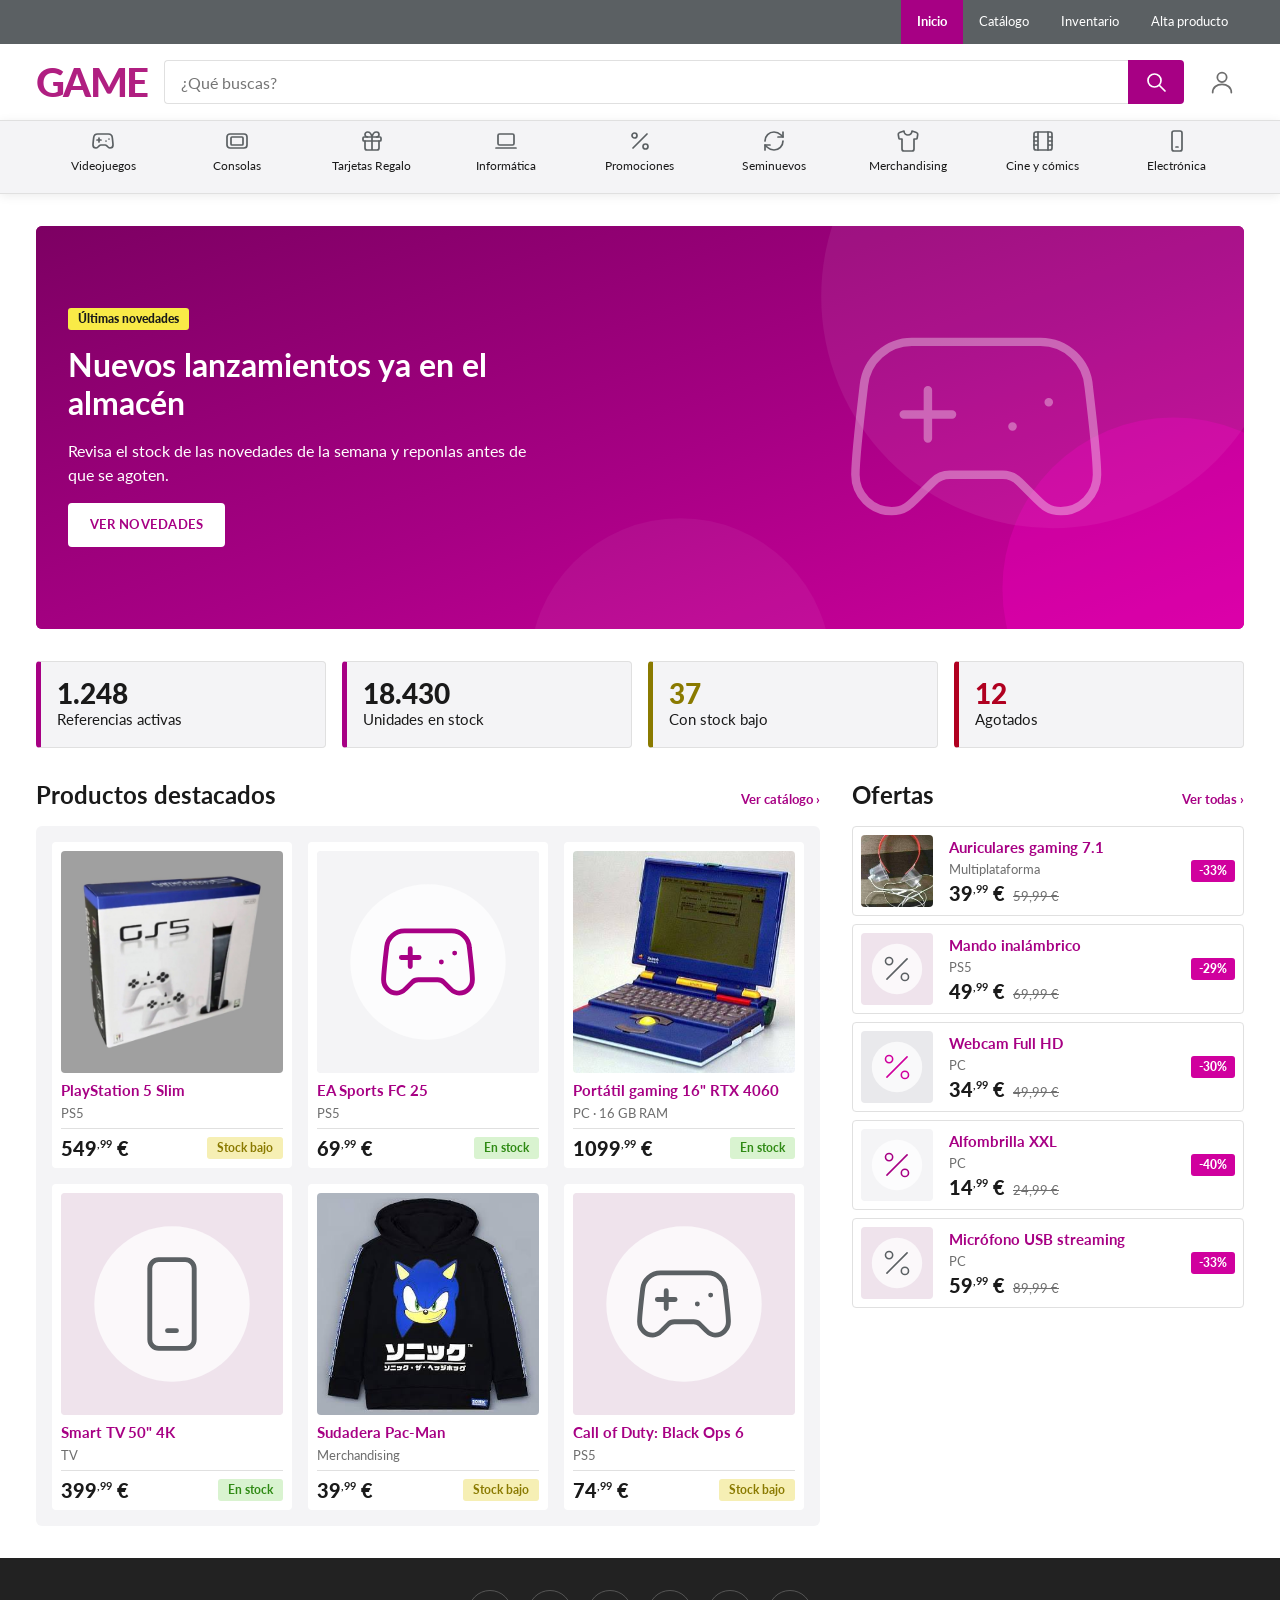
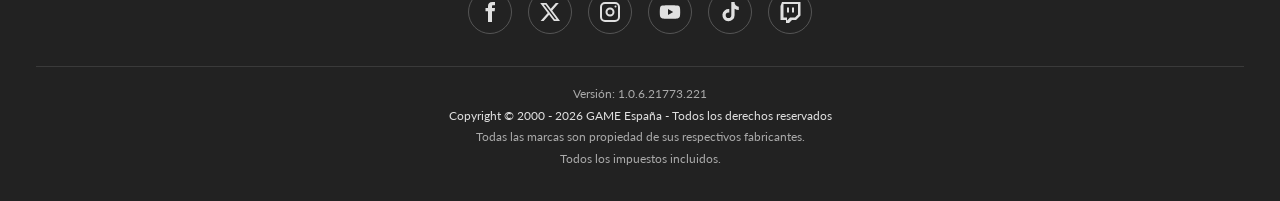
<file: index.html>
<!DOCTYPE html>
<html lang="es">
<head>
  <meta charset="UTF-8">
  <meta name="viewport" content="width=device-width, initial-scale=1">
  <meta name="description" content="Panel de inicio del gestor de almacén de GAME.">
  <title>Inicio | GAME Almacén</title>
  <link rel="icon" href="img/favicon.svg" type="image/svg+xml">
  <link rel="preconnect" href="https://fonts.googleapis.com">
  <link rel="preconnect" href="https://fonts.gstatic.com" crossorigin>
  <link rel="stylesheet" href="https://fonts.googleapis.com/css2?family=Lato:wght@400;700;900&display=swap">
  <link rel="stylesheet" href="css/estilos.css">
</head>
<body>
  <a class="saltar" href="#contenido">Saltar al contenido</a>
  <nav class="menu-principal" aria-label="Menú principal">
    <ul class="contenedor menu-lista">
      <li><a href="index.html" class="activo" aria-current="page">Inicio</a></li>
      <li><a href="catalogo.html">Catálogo</a></li>
      <li><a href="inventario.html">Inventario</a></li>
      <li><a href="alta.html">Alta producto</a></li>
    </ul>
  </nav>
  <header class="cabecera">
    <div class="contenedor cabecera-fila">
      <a class="logo" href="index.html" aria-label="GAME, ir al inicio">GAME</a>
      <form class="buscador" role="search" action="catalogo.html">
        <label class="solo-lector" for="buscar">Buscar productos</label>
        <input id="buscar" type="search" name="q" placeholder="¿Qué buscas?">
        <button type="submit" aria-label="Buscar"><svg class="icono " viewBox="0 0 24 24" aria-hidden="true" focusable="false"><circle cx="10.5" cy="10.5" r="6.5"/><path d="M15.5 15.5L21 21"/></svg></button>
      </form>
      <div class="cabecera-iconos">
        <a href="alta.html" aria-label="Mi cuenta"><svg class="icono " viewBox="0 0 24 24" aria-hidden="true" focusable="false"><circle cx="12" cy="8" r="4"/><path d="M4 21c0-4.4 3.6-7 8-7s8 2.6 8 7"/></svg></a>
      </div>
    </div>
  </header>
  <nav class="categorias" aria-label="Categorías de productos">
    <ul class="contenedor categorias-lista">
      <li><a href="catalogo-videojuegos.html"><svg class="icono " viewBox="0 0 24 24" aria-hidden="true" focusable="false"><path d="M6 11h4M8 9v4M15 12h.01M18 10h.01"/><path d="M17.32 5H6.68a4 4 0 0 0-3.978 3.59C2.604 9.416 2 14.456 2 16a3 3 0 0 0 3 3c1 0 1.5-.5 2-1l1.414-1.414A2 2 0 0 1 9.828 16h4.344a2 2 0 0 1 1.414.586L17 18c.5.5 1 1 2 1a3 3 0 0 0 3-3c0-1.545-.604-6.584-.685-7.258A4 4 0 0 0 17.32 5z"/></svg>Videojuegos</a></li>
      <li><a href="catalogo-consolas.html"><svg class="icono " viewBox="0 0 24 24" aria-hidden="true" focusable="false"><rect x="2" y="5" width="20" height="14" rx="3"/><rect x="6" y="8" width="12" height="8" rx="1"/></svg>Consolas</a></li>
      <li><a href="catalogo-tarjetas-regalo.html"><svg class="icono " viewBox="0 0 24 24" aria-hidden="true" focusable="false"><rect x="3" y="8" width="18" height="4" rx="1"/><path d="M12 8v13M19 12v7a2 2 0 0 1-2 2H7a2 2 0 0 1-2-2v-7M7.5 8a2.5 2.5 0 0 1 0-5C11 3 12 8 12 8s1-5 4.5-5a2.5 2.5 0 0 1 0 5"/></svg>Tarjetas Regalo</a></li>
      <li><a href="catalogo-informatica.html"><svg class="icono " viewBox="0 0 24 24" aria-hidden="true" focusable="false"><rect x="4" y="5" width="16" height="11" rx="1.5"/><path d="M2 19h20"/></svg>Informática</a></li>
      <li><a href="catalogo-promociones.html"><svg class="icono " viewBox="0 0 24 24" aria-hidden="true" focusable="false"><path d="M19 5L5 19"/><circle cx="6.5" cy="6.5" r="2.5"/><circle cx="17.5" cy="17.5" r="2.5"/></svg>Promociones</a></li>
      <li><a href="catalogo-seminuevos.html"><svg class="icono " viewBox="0 0 24 24" aria-hidden="true" focusable="false"><path d="M3 12a9 9 0 0 1 9-9 9.75 9.75 0 0 1 6.74 2.74L21 8"/><path d="M21 3v5h-5"/><path d="M21 12a9 9 0 0 1-9 9 9.75 9.75 0 0 1-6.74-2.74L3 16"/><path d="M8 16H3v5"/></svg>Seminuevos</a></li>
      <li><a href="catalogo-merchandising.html"><svg class="icono " viewBox="0 0 24 24" aria-hidden="true" focusable="false"><path d="M20.38 3.46 16 2a4 4 0 0 1-8 0L3.62 3.46a2 2 0 0 0-1.34 2.23l.58 3.47a1 1 0 0 0 .99.84H6v10c0 1.1.9 2 2 2h8a2 2 0 0 0 2-2V10h2.15a1 1 0 0 0 .99-.84l.58-3.47a2 2 0 0 0-1.34-2.23z"/></svg>Merchandising</a></li>
      <li><a href="catalogo-cine-comics.html"><svg class="icono " viewBox="0 0 24 24" aria-hidden="true" focusable="false"><rect x="3" y="3" width="18" height="18" rx="2"/><path d="M7 3v18M17 3v18M3 8h4M3 12h4M3 16h4M17 8h4M17 12h4M17 16h4"/></svg>Cine y cómics</a></li>
      <li><a href="catalogo-electronica.html"><svg class="icono " viewBox="0 0 24 24" aria-hidden="true" focusable="false"><rect x="7" y="2" width="10" height="20" rx="2"/><path d="M11 18h2"/></svg>Electrónica</a></li>
    </ul>
  </nav>
  <main class="principal" id="contenido">
    <div class="contenedor panel-inicio">
      <section class="banner" aria-labelledby="titulo-novedades">
        <img src="img/banner-novedades.svg" alt="Banner morado con un mando de videojuegos" width="1200" height="400">
        <div class="banner-texto">
          <span class="banner-aviso">Últimas novedades</span>
          <h1 id="titulo-novedades">Nuevos lanzamientos ya en el almacén</h1>
          <p>Revisa el stock de las novedades de la semana y reponlas antes de que se agoten.</p>
          <a class="boton boton-secundario" href="catalogo-videojuegos.html">Ver novedades</a>
        </div>
      </section>
      <section class="resumen" aria-labelledby="titulo-resumen">
        <h2 class="solo-lector" id="titulo-resumen">Resumen del almacén</h2>
        <article class="dato"><p class="dato-numero">1.248</p><p>Referencias activas</p></article>
        <article class="dato"><p class="dato-numero">18.430</p><p>Unidades en stock</p></article>
        <article class="dato dato-aviso"><p class="dato-numero">37</p><p>Con stock bajo</p></article>
        <article class="dato dato-error"><p class="dato-numero">12</p><p>Agotados</p></article>
      </section>
      <section class="destacados" aria-labelledby="titulo-destacados">
        <div class="titulo-seccion"><h2 id="titulo-destacados">Productos destacados</h2><a href="catalogo.html">Ver catálogo ›</a></div>
        <div class="rejilla-destacados">
        <article class="tarjeta">
          <figure class="tarjeta-imagen">
            <img src="img/productos/p_gs5.jpg" alt="Imagen de ejemplo de PlayStation 5 Slim" width="400" height="400" loading="lazy">
            
          </figure>
          <div class="tarjeta-cuerpo">
            <h3 class="tarjeta-nombre"><a href="#">PlayStation 5 Slim</a></h3>
            <p class="tarjeta-plataforma">PS5</p>
            <div class="tarjeta-pie">
              <div class="tarjeta-compra"><p class="precio">549<sup>,99</sup> €</p></div>
              <span class="etiqueta-stock stock-bajo">Stock bajo</span>
            </div>
          </div>
        </article>
        <article class="tarjeta">
          <figure class="tarjeta-imagen">
            <img src="img/productos/videojuegos-1.svg" alt="Imagen de ejemplo de EA Sports FC 25" width="400" height="400" loading="lazy">
            
          </figure>
          <div class="tarjeta-cuerpo">
            <h3 class="tarjeta-nombre"><a href="#">EA Sports FC 25</a></h3>
            <p class="tarjeta-plataforma">PS5</p>
            <div class="tarjeta-pie">
              <div class="tarjeta-compra"><p class="precio">69<sup>,99</sup> €</p></div>
              <span class="etiqueta-stock stock-ok">En stock</span>
            </div>
          </div>
        </article>
        <article class="tarjeta">
          <figure class="tarjeta-imagen">
            <img src="img/productos/p_portatil.png" alt="Imagen de ejemplo de Portátil gaming 16&quot; RTX 4060" width="400" height="400" loading="lazy">
            
          </figure>
          <div class="tarjeta-cuerpo">
            <h3 class="tarjeta-nombre"><a href="#">Portátil gaming 16&quot; RTX 4060</a></h3>
            <p class="tarjeta-plataforma">PC · 16 GB RAM</p>
            <div class="tarjeta-pie">
              <div class="tarjeta-compra"><p class="precio">1099<sup>,99</sup> €</p></div>
              <span class="etiqueta-stock stock-ok">En stock</span>
            </div>
          </div>
        </article>
        <article class="tarjeta">
          <figure class="tarjeta-imagen">
            <img src="img/productos/electronica-2.svg" alt="Imagen de ejemplo de Smart TV 50&quot; 4K" width="400" height="400" loading="lazy">
            
          </figure>
          <div class="tarjeta-cuerpo">
            <h3 class="tarjeta-nombre"><a href="#">Smart TV 50&quot; 4K</a></h3>
            <p class="tarjeta-plataforma">TV</p>
            <div class="tarjeta-pie">
              <div class="tarjeta-compra"><p class="precio">399<sup>,99</sup> €</p></div>
              <span class="etiqueta-stock stock-ok">En stock</span>
            </div>
          </div>
        </article>
        <article class="tarjeta">
          <figure class="tarjeta-imagen">
            <img src="img/productos/p_sudadera.png" alt="Imagen de ejemplo de Sudadera Pac-Man" width="400" height="400" loading="lazy">
            
          </figure>
          <div class="tarjeta-cuerpo">
            <h3 class="tarjeta-nombre"><a href="#">Sudadera Pac-Man</a></h3>
            <p class="tarjeta-plataforma">Merchandising</p>
            <div class="tarjeta-pie">
              <div class="tarjeta-compra"><p class="precio">39<sup>,99</sup> €</p></div>
              <span class="etiqueta-stock stock-bajo">Stock bajo</span>
            </div>
          </div>
        </article>
        <article class="tarjeta">
          <figure class="tarjeta-imagen">
            <img src="img/productos/videojuegos-2.svg" alt="Imagen de ejemplo de Call of Duty: Black Ops 6" width="400" height="400" loading="lazy">
            
          </figure>
          <div class="tarjeta-cuerpo">
            <h3 class="tarjeta-nombre"><a href="#">Call of Duty: Black Ops 6</a></h3>
            <p class="tarjeta-plataforma">PS5</p>
            <div class="tarjeta-pie">
              <div class="tarjeta-compra"><p class="precio">74<sup>,99</sup> €</p></div>
              <span class="etiqueta-stock stock-bajo">Stock bajo</span>
            </div>
          </div>
        </article>
        </div>
      </section>
      <aside class="ofertas" aria-labelledby="titulo-ofertas">
        <div class="titulo-seccion"><h2 id="titulo-ofertas">Ofertas</h2><a href="catalogo-promociones.html">Ver todas ›</a></div>
        <ul class="lista-ofertas">
        <li class="oferta">
          <img src="img/productos/p_auriculares.png" alt="Imagen de ejemplo de Auriculares gaming 7.1" width="72" height="72" loading="lazy">
          <div class="oferta-texto">
            <a class="oferta-nombre" href="catalogo-promociones.html">Auriculares gaming 7.1</a>
            <span class="tarjeta-plataforma">Multiplataforma</span>
            <span class="oferta-precios"><p class="precio">39<sup>,99</sup> €</p><s class="precio-antes">59,99 €</s></span>
          </div>
          <span class="etiqueta-promo">-33%</span>
        </li>
        <li class="oferta">
          <img src="img/productos/promociones-2.svg" alt="Imagen de ejemplo de Mando inalámbrico" width="72" height="72" loading="lazy">
          <div class="oferta-texto">
            <a class="oferta-nombre" href="catalogo-promociones.html">Mando inalámbrico</a>
            <span class="tarjeta-plataforma">PS5</span>
            <span class="oferta-precios"><p class="precio">49<sup>,99</sup> €</p><s class="precio-antes">69,99 €</s></span>
          </div>
          <span class="etiqueta-promo">-29%</span>
        </li>
        <li class="oferta">
          <img src="img/productos/promociones-3.svg" alt="Imagen de ejemplo de Webcam Full HD" width="72" height="72" loading="lazy">
          <div class="oferta-texto">
            <a class="oferta-nombre" href="catalogo-promociones.html">Webcam Full HD</a>
            <span class="tarjeta-plataforma">PC</span>
            <span class="oferta-precios"><p class="precio">34<sup>,99</sup> €</p><s class="precio-antes">49,99 €</s></span>
          </div>
          <span class="etiqueta-promo">-30%</span>
        </li>
        <li class="oferta">
          <img src="img/productos/promociones-1.svg" alt="Imagen de ejemplo de Alfombrilla XXL" width="72" height="72" loading="lazy">
          <div class="oferta-texto">
            <a class="oferta-nombre" href="catalogo-promociones.html">Alfombrilla XXL</a>
            <span class="tarjeta-plataforma">PC</span>
            <span class="oferta-precios"><p class="precio">14<sup>,99</sup> €</p><s class="precio-antes">24,99 €</s></span>
          </div>
          <span class="etiqueta-promo">-40%</span>
        </li>
        <li class="oferta">
          <img src="img/productos/promociones-2.svg" alt="Imagen de ejemplo de Micrófono USB streaming" width="72" height="72" loading="lazy">
          <div class="oferta-texto">
            <a class="oferta-nombre" href="catalogo-promociones.html">Micrófono USB streaming</a>
            <span class="tarjeta-plataforma">PC</span>
            <span class="oferta-precios"><p class="precio">59<sup>,99</sup> €</p><s class="precio-antes">89,99 €</s></span>
          </div>
          <span class="etiqueta-promo">-33%</span>
        </li>
        </ul>
      </aside>
    </div>
  </main>
  <footer class="pie">
    <div class="contenedor pie-contenido">
      <ul class="redes" aria-label="Redes sociales">
        <li><a href="https://www.facebook.com/VideojuegosGAME" aria-label="Facebook"><svg class="icono icono-relleno" viewBox="0 0 24 24" aria-hidden="true" focusable="false"><path d="M14 8V6.5c0-.8.2-1.2 1.3-1.2H17V2h-2.6C11.2 2 10 3.8 10 6.2V8H7.5v3.3H10V22h4V11.3h2.7L17 8z"/></svg></a></li>
        <li><a href="https://x.com/videojuegosgame" aria-label="X / Twitter"><svg class="icono icono-relleno" viewBox="0 0 24 24" aria-hidden="true" focusable="false"><path d="M17.8 3h3L14.2 10.6 22 21h-6.1l-4.8-6.3L5.6 21h-3l7.1-8.1L2.2 3h6.2l4.3 5.7zm-1 16.2h1.7L7.5 4.7H5.7z"/></svg></a></li>
        <li><a href="https://instagram.com/videojuegosgame" aria-label="Instagram"><svg class="icono icono-relleno" viewBox="0 0 24 24" aria-hidden="true" focusable="false"><path d="M7 2h10a5 5 0 0 1 5 5v10a5 5 0 0 1-5 5H7a5 5 0 0 1-5-5V7a5 5 0 0 1 5-5zm0 2a3 3 0 0 0-3 3v10a3 3 0 0 0 3 3h10a3 3 0 0 0 3-3V7a3 3 0 0 0-3-3zm5 3.5a4.5 4.5 0 1 1 0 9 4.5 4.5 0 0 1 0-9zm0 2a2.5 2.5 0 1 0 0 5 2.5 2.5 0 0 0 0-5zM17.5 5.5a1 1 0 1 1 0 2 1 1 0 0 1 0-2z"/></svg></a></li>
        <li><a href="https://www.youtube.com/channel/UCfDD8A54nftwSjg65Sp5noQ/" aria-label="YouTube"><svg class="icono icono-relleno" viewBox="0 0 24 24" aria-hidden="true" focusable="false"><path d="M22 8.2c-.2-1.5-1-2.4-2.4-2.6C17.8 5.3 12 5.3 12 5.3s-5.8 0-7.6.3C3 5.8 2.2 6.7 2 8.2 1.8 9.7 1.8 12 1.8 12s0 2.3.2 3.8c.2 1.5 1 2.4 2.4 2.6 1.8.3 7.6.3 7.6.3s5.8 0 7.6-.3c1.4-.2 2.2-1.100 2.4-2.6.2-1.500.2-3.800.2-3.800s0-2.300-.2-3.800zM10 15V9l5.200 3z"/></svg></a></li>
        <li><a href="https://tiktok.com/@videojuegos_game" aria-label="TikTok"><svg class="icono icono-relleno" viewBox="0 0 24 24" aria-hidden="true" focusable="false"><path d="M16.6 2h-3.3v13.2a2.800 2.800 0 1 1-2.800-2.800c.3 0 .6 0 .8.1V9.1a6.100 6.100 0 1 0 5.300 6.100V8.700a7.300 7.300 0 0 0 4.200 1.300V6.700A4.300 4.300 0 0 1 16.600 2z"/></svg></a></li>
        <li><a href="https://www.twitch.tv/videojuegosgame" aria-label="Twitch"><svg class="icono icono-relleno" viewBox="0 0 24 24" aria-hidden="true" focusable="false"><path d="M4 2L2.500 6v14H8v3h3l3-3h4l4.500-4.500V2zm16 12.500L17 17.500h-5l-3 3v-3H5.500V4H20zM16 7.500h-2v5h2zm-5 0H9v5h2z"/></svg></a></li>
      </ul>
      <div class="legal">
        <p>Versión: 1.0.6.21773.221</p>
        <p>Copyright © 2000 - 2026 GAME España - Todos los derechos reservados</p>
        <p>Todas las marcas son propiedad de sus respectivos fabricantes.</p>
        <p>Todos los impuestos incluidos.</p>
      </div>
    </div>
  </footer>
</body>
</html>
</file>
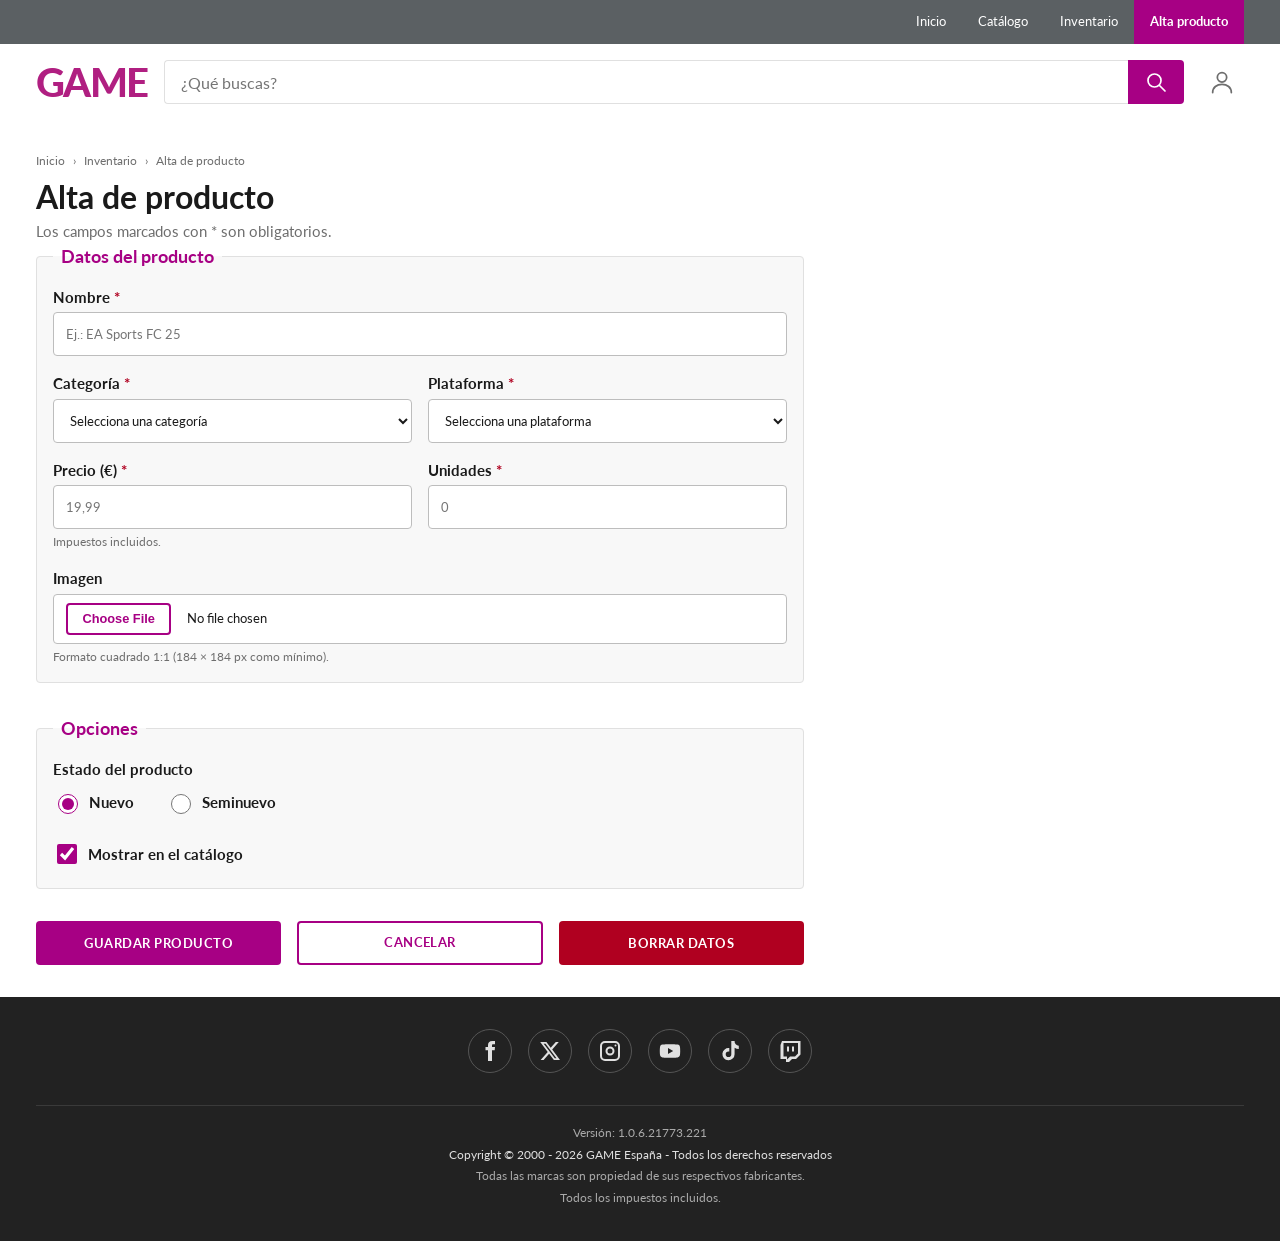
<file: alta.html>
<!DOCTYPE html>
<html lang="es">
<head>
  <meta charset="UTF-8">
  <meta name="viewport" content="width=device-width, initial-scale=1">
  <meta name="description" content="Formulario para dar de alta un producto en el almacén.">
  <title>Alta de producto | GAME Almacén</title>
  <link rel="icon" href="img/favicon.svg" type="image/svg+xml">
  <link rel="preconnect" href="https://fonts.googleapis.com">
  <link rel="preconnect" href="https://fonts.gstatic.com" crossorigin>
  <link rel="stylesheet" href="https://fonts.googleapis.com/css2?family=Lato:wght@400;700;900&display=swap">
  <link rel="stylesheet" href="css/estilos.css">
</head>
<body>
  <a class="saltar" href="#contenido">Saltar al contenido</a>
  <nav class="menu-principal" aria-label="Menú principal">
    <ul class="contenedor menu-lista">
      <li><a href="index.html">Inicio</a></li>
      <li><a href="catalogo.html">Catálogo</a></li>
      <li><a href="inventario.html">Inventario</a></li>
      <li><a href="alta.html" class="activo" aria-current="page">Alta producto</a></li>
    </ul>
  </nav>
  <header class="cabecera">
    <div class="contenedor cabecera-fila">
      <a class="logo" href="index.html" aria-label="GAME, ir al inicio">GAME</a>
      <form class="buscador" role="search" action="catalogo.html">
        <label class="solo-lector" for="buscar">Buscar productos</label>
        <input id="buscar" type="search" name="q" placeholder="¿Qué buscas?">
        <button type="submit" aria-label="Buscar"><svg class="icono " viewBox="0 0 24 24" aria-hidden="true" focusable="false"><circle cx="10.5" cy="10.5" r="6.5"/><path d="M15.5 15.5L21 21"/></svg></button>
      </form>
      <div class="cabecera-iconos">
        <a href="alta.html" aria-label="Mi cuenta"><svg class="icono " viewBox="0 0 24 24" aria-hidden="true" focusable="false"><circle cx="12" cy="8" r="4"/><path d="M4 21c0-4.4 3.6-7 8-7s8 2.6 8 7"/></svg></a>
      </div>
    </div>
  </header>
  <main class="principal" id="contenido">
    <div class="contenedor">
      <nav class="migas" aria-label="Migas de pan">
        <ol><li><a href="index.html">Inicio</a></li><li><a href="inventario.html">Inventario</a></li><li aria-current="page">Alta de producto</li></ol>
      </nav>
      <h1 class="titulo-pagina">Alta de producto</h1>
      <p class="subtitulo">Los campos marcados con * son obligatorios.</p>
      <form class="formulario" action="inventario.html" method="get">
        <fieldset class="grupo">
          <legend>Datos del producto</legend>
          <div class="campo campo-ancho">
            <label class="requerido" for="nombre">Nombre</label>
            <input class="entrada" type="text" id="nombre" name="nombre" placeholder="Ej.: EA Sports FC 25" required>
          </div>
          <div class="campo">
            <label class="requerido" for="categoria">Categoría</label>
            <select class="entrada" id="categoria" name="categoria" required>
              <option value="">Selecciona una categoría</option><option>Videojuegos</option><option>Consolas</option><option>Tarjetas Regalo</option><option>Informática</option><option>Promociones</option><option>Seminuevos</option><option>Merchandising</option><option>Cine y cómics</option><option>Electrónica</option>
            </select>
          </div>
          <div class="campo">
            <label class="requerido" for="plataforma">Plataforma</label>
            <select class="entrada" id="plataforma" name="plataforma" required>
              <option value="">Selecciona una plataforma</option><option>PS5</option><option>PS4</option><option>Xbox</option><option>Nintendo Switch</option><option>PC</option><option>Multiplataforma</option>
            </select>
          </div>
          <div class="campo">
            <label class="requerido" for="precio">Precio (€)</label>
            <input class="entrada" type="number" id="precio" name="precio" min="0" step="0.01" placeholder="19,99" required>
            <span class="ayuda">Impuestos incluidos.</span>
          </div>
          <div class="campo">
            <label class="requerido" for="unidades">Unidades</label>
            <input class="entrada" type="number" id="unidades" name="unidades" min="0" step="1" placeholder="0" required>
          </div>
          <div class="campo campo-ancho">
            <label for="imagen">Imagen</label>
            <input class="entrada" type="file" id="imagen" name="imagen" accept="image/*">
            <span class="ayuda">Formato cuadrado 1:1 (184 × 184 px como mínimo).</span>
          </div>
        </fieldset>
        <fieldset class="grupo">
          <legend>Opciones</legend>
          <div class="campo campo-ancho">
            <span class="etiqueta-campo">Estado del producto</span>
            <div class="opciones">
              <label class="control"><input type="radio" name="estado" value="nuevo" checked> Nuevo</label>
              <label class="control"><input type="radio" name="estado" value="seminuevo"> Seminuevo</label>
            </div>
          </div>
          <div class="campo campo-ancho">
            <label class="control"><input type="checkbox" name="visible" checked> Mostrar en el catálogo</label>
          </div>
        </fieldset>
        <div class="acciones">
          <button class="boton boton-principal" type="submit">Guardar producto</button>
          <a class="boton boton-secundario" href="inventario.html">Cancelar</a>
          <button class="boton boton-peligro" type="reset">Borrar datos</button>
        </div>
      </form>
    </div>
  </main>
  <footer class="pie">
    <div class="contenedor pie-contenido">
      <ul class="redes" aria-label="Redes sociales">
        <li><a href="#" aria-label="Facebook"><svg class="icono icono-relleno" viewBox="0 0 24 24" aria-hidden="true" focusable="false"><path d="M14 8V6.5c0-.8.2-1.2 1.3-1.2H17V2h-2.6C11.2 2 10 3.8 10 6.2V8H7.5v3.3H10V22h4V11.3h2.7L17 8z"/></svg></a></li>
        <li><a href="#" aria-label="X / Twitter"><svg class="icono icono-relleno" viewBox="0 0 24 24" aria-hidden="true" focusable="false"><path d="M17.8 3h3L14.2 10.6 22 21h-6.1l-4.8-6.3L5.6 21h-3l7.1-8.1L2.2 3h6.2l4.3 5.7zm-1 16.2h1.7L7.5 4.7H5.7z"/></svg></a></li>
        <li><a href="#" aria-label="Instagram"><svg class="icono icono-relleno" viewBox="0 0 24 24" aria-hidden="true" focusable="false"><path d="M7 2h10a5 5 0 0 1 5 5v10a5 5 0 0 1-5 5H7a5 5 0 0 1-5-5V7a5 5 0 0 1 5-5zm0 2a3 3 0 0 0-3 3v10a3 3 0 0 0 3 3h10a3 3 0 0 0 3-3V7a3 3 0 0 0-3-3zm5 3.5a4.5 4.5 0 1 1 0 9 4.5 4.5 0 0 1 0-9zm0 2a2.5 2.5 0 1 0 0 5 2.5 2.5 0 0 0 0-5zM17.5 5.5a1 1 0 1 1 0 2 1 1 0 0 1 0-2z"/></svg></a></li>
        <li><a href="#" aria-label="YouTube"><svg class="icono icono-relleno" viewBox="0 0 24 24" aria-hidden="true" focusable="false"><path d="M22 8.2c-.2-1.5-1-2.4-2.4-2.6C17.8 5.3 12 5.3 12 5.3s-5.8 0-7.6.3C3 5.8 2.2 6.7 2 8.2 1.8 9.7 1.8 12 1.8 12s0 2.3.2 3.8c.2 1.5 1 2.4 2.4 2.6 1.8.3 7.6.3 7.6.3s5.8 0 7.6-.3c1.4-.2 2.2-1.100 2.4-2.6.2-1.500.2-3.800.2-3.800s0-2.300-.2-3.800zM10 15V9l5.200 3z"/></svg></a></li>
        <li><a href="#" aria-label="TikTok"><svg class="icono icono-relleno" viewBox="0 0 24 24" aria-hidden="true" focusable="false"><path d="M16.6 2h-3.3v13.2a2.800 2.800 0 1 1-2.800-2.800c.3 0 .6 0 .8.1V9.1a6.100 6.100 0 1 0 5.300 6.100V8.700a7.300 7.300 0 0 0 4.200 1.300V6.700A4.300 4.300 0 0 1 16.600 2z"/></svg></a></li>
        <li><a href="#" aria-label="Twitch"><svg class="icono icono-relleno" viewBox="0 0 24 24" aria-hidden="true" focusable="false"><path d="M4 2L2.500 6v14H8v3h3l3-3h4l4.500-4.500V2zm16 12.500L17 17.500h-5l-3 3v-3H5.500V4H20zM16 7.500h-2v5h2zm-5 0H9v5h2z"/></svg></a></li>
      </ul>
      <div class="legal">
        <p>Versión: 1.0.6.21773.221</p>
        <p>Copyright © 2000 - 2026 GAME España - Todos los derechos reservados</p>
        <p>Todas las marcas son propiedad de sus respectivos fabricantes.</p>
        <p>Todos los impuestos incluidos.</p>
      </div>
    </div>
  </footer>
</body>
</html>
</file>
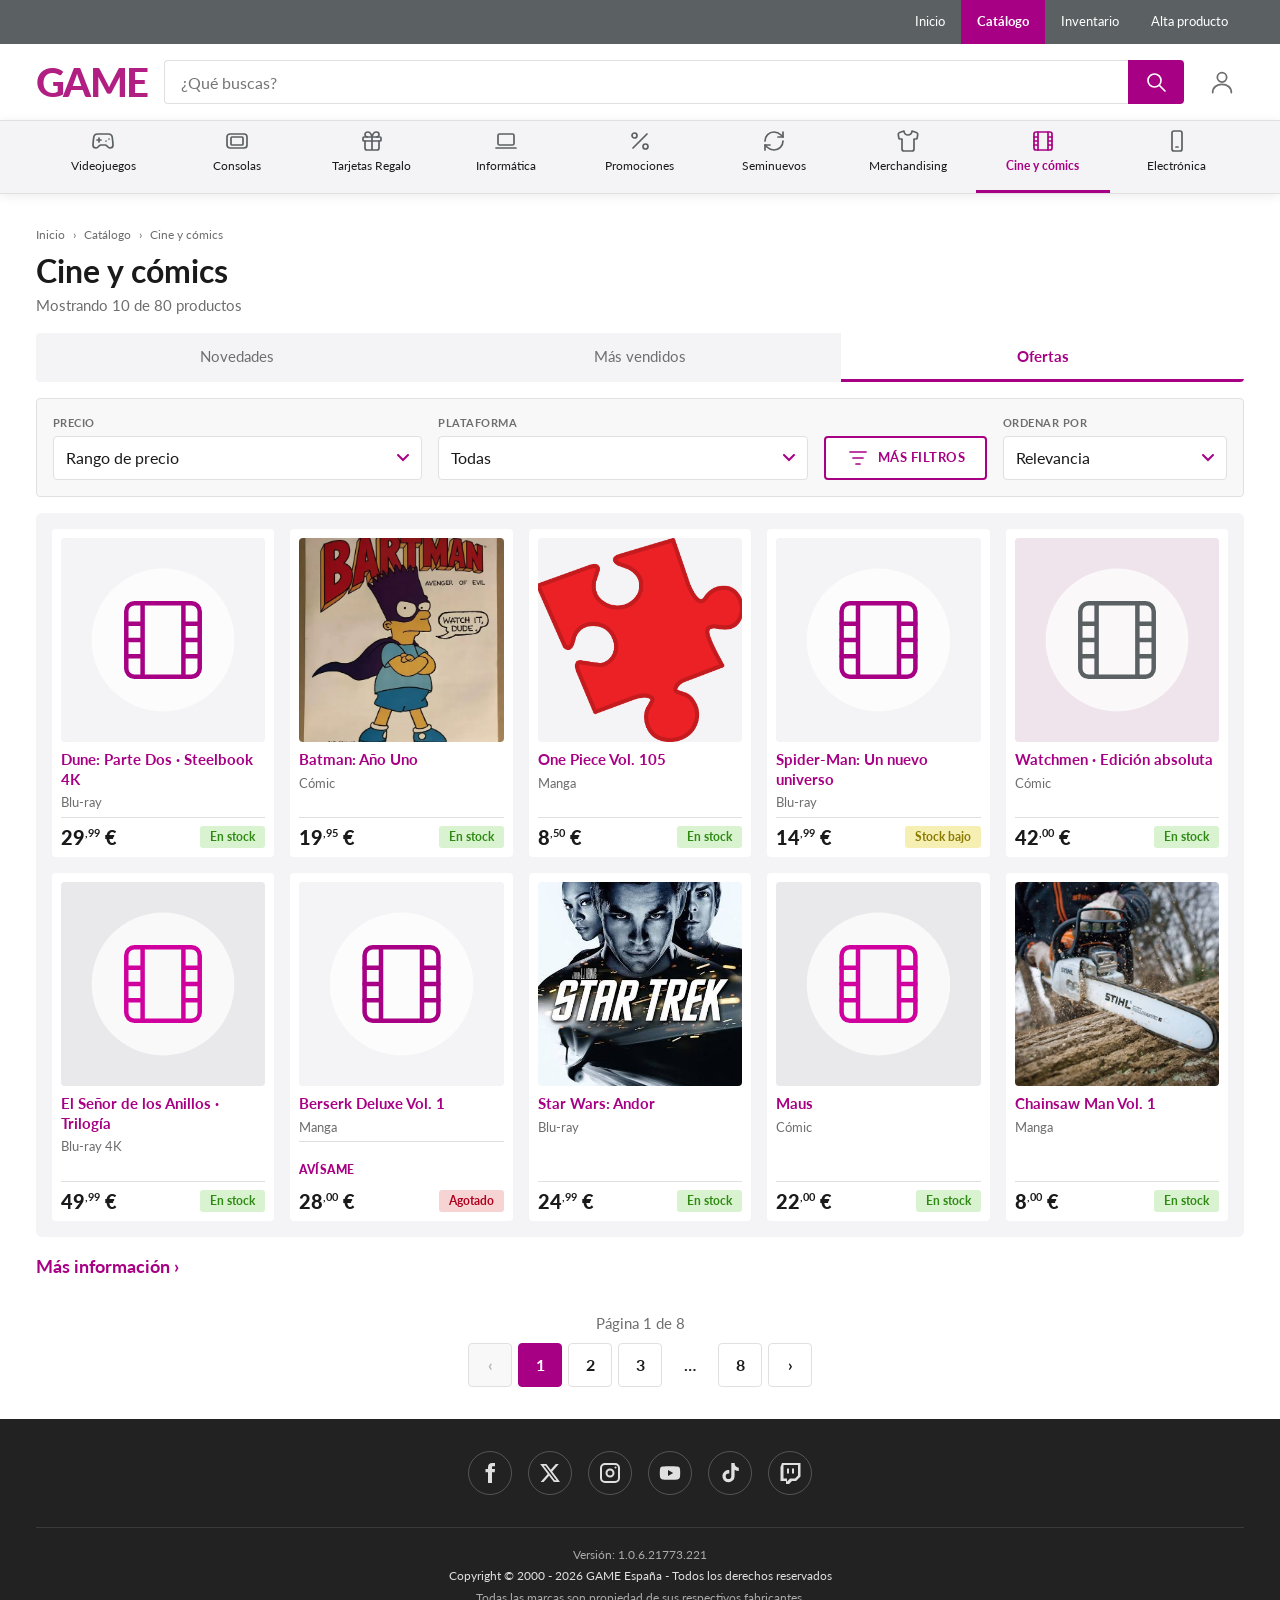
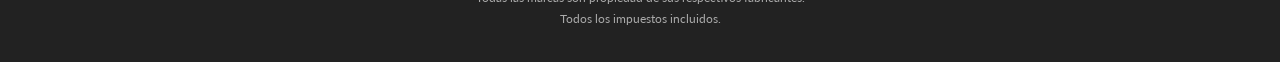
<file: catalogo-cine-comics.html>
<!DOCTYPE html>
<html lang="es">
<head>
  <meta charset="UTF-8">
  <meta name="viewport" content="width=device-width, initial-scale=1">
  <meta name="description" content="Catálogo de cine y cómics del almacén GAME.">
  <title>Cine y cómics | GAME Almacén</title>
  <link rel="icon" href="img/favicon.svg" type="image/svg+xml">
  <link rel="preconnect" href="https://fonts.googleapis.com">
  <link rel="preconnect" href="https://fonts.gstatic.com" crossorigin>
  <link rel="stylesheet" href="https://fonts.googleapis.com/css2?family=Lato:wght@400;700;900&display=swap">
  <link rel="stylesheet" href="css/estilos.css">
</head>
<body>
  <a class="saltar" href="#contenido">Saltar al contenido</a>
  <nav class="menu-principal" aria-label="Menú principal">
    <ul class="contenedor menu-lista">
      <li><a href="index.html">Inicio</a></li>
      <li><a href="catalogo.html" class="activo" aria-current="page">Catálogo</a></li>
      <li><a href="inventario.html">Inventario</a></li>
      <li><a href="alta.html">Alta producto</a></li>
    </ul>
  </nav>
  <header class="cabecera">
    <div class="contenedor cabecera-fila">
      <a class="logo" href="index.html" aria-label="GAME, ir al inicio">GAME</a>
      <form class="buscador" role="search" action="catalogo.html">
        <label class="solo-lector" for="buscar">Buscar productos</label>
        <input id="buscar" type="search" name="q" placeholder="¿Qué buscas?">
        <button type="submit" aria-label="Buscar"><svg class="icono " viewBox="0 0 24 24" aria-hidden="true" focusable="false"><circle cx="10.5" cy="10.5" r="6.5"/><path d="M15.5 15.5L21 21"/></svg></button>
      </form>
      <div class="cabecera-iconos">
        <a href="alta.html" aria-label="Mi cuenta"><svg class="icono " viewBox="0 0 24 24" aria-hidden="true" focusable="false"><circle cx="12" cy="8" r="4"/><path d="M4 21c0-4.4 3.6-7 8-7s8 2.6 8 7"/></svg></a>
      </div>
    </div>
  </header>
  <nav class="categorias" aria-label="Categorías de productos">
    <ul class="contenedor categorias-lista">
      <li><a href="catalogo-videojuegos.html"><svg class="icono " viewBox="0 0 24 24" aria-hidden="true" focusable="false"><path d="M6 11h4M8 9v4M15 12h.01M18 10h.01"/><path d="M17.32 5H6.68a4 4 0 0 0-3.978 3.59C2.604 9.416 2 14.456 2 16a3 3 0 0 0 3 3c1 0 1.5-.5 2-1l1.414-1.414A2 2 0 0 1 9.828 16h4.344a2 2 0 0 1 1.414.586L17 18c.5.5 1 1 2 1a3 3 0 0 0 3-3c0-1.545-.604-6.584-.685-7.258A4 4 0 0 0 17.32 5z"/></svg>Videojuegos</a></li>
      <li><a href="catalogo-consolas.html"><svg class="icono " viewBox="0 0 24 24" aria-hidden="true" focusable="false"><rect x="2" y="5" width="20" height="14" rx="3"/><rect x="6" y="8" width="12" height="8" rx="1"/></svg>Consolas</a></li>
      <li><a href="catalogo-tarjetas-regalo.html"><svg class="icono " viewBox="0 0 24 24" aria-hidden="true" focusable="false"><rect x="3" y="8" width="18" height="4" rx="1"/><path d="M12 8v13M19 12v7a2 2 0 0 1-2 2H7a2 2 0 0 1-2-2v-7M7.5 8a2.5 2.5 0 0 1 0-5C11 3 12 8 12 8s1-5 4.5-5a2.5 2.5 0 0 1 0 5"/></svg>Tarjetas Regalo</a></li>
      <li><a href="catalogo-informatica.html"><svg class="icono " viewBox="0 0 24 24" aria-hidden="true" focusable="false"><rect x="4" y="5" width="16" height="11" rx="1.5"/><path d="M2 19h20"/></svg>Informática</a></li>
      <li><a href="catalogo-promociones.html"><svg class="icono " viewBox="0 0 24 24" aria-hidden="true" focusable="false"><path d="M19 5L5 19"/><circle cx="6.5" cy="6.5" r="2.5"/><circle cx="17.5" cy="17.5" r="2.5"/></svg>Promociones</a></li>
      <li><a href="catalogo-seminuevos.html"><svg class="icono " viewBox="0 0 24 24" aria-hidden="true" focusable="false"><path d="M3 12a9 9 0 0 1 9-9 9.75 9.75 0 0 1 6.74 2.74L21 8"/><path d="M21 3v5h-5"/><path d="M21 12a9 9 0 0 1-9 9 9.75 9.75 0 0 1-6.74-2.74L3 16"/><path d="M8 16H3v5"/></svg>Seminuevos</a></li>
      <li><a href="catalogo-merchandising.html"><svg class="icono " viewBox="0 0 24 24" aria-hidden="true" focusable="false"><path d="M20.38 3.46 16 2a4 4 0 0 1-8 0L3.62 3.46a2 2 0 0 0-1.34 2.23l.58 3.47a1 1 0 0 0 .99.84H6v10c0 1.1.9 2 2 2h8a2 2 0 0 0 2-2V10h2.15a1 1 0 0 0 .99-.84l.58-3.47a2 2 0 0 0-1.34-2.23z"/></svg>Merchandising</a></li>
      <li><a href="catalogo-cine-comics.html" class="activo" aria-current="page"><svg class="icono " viewBox="0 0 24 24" aria-hidden="true" focusable="false"><rect x="3" y="3" width="18" height="18" rx="2"/><path d="M7 3v18M17 3v18M3 8h4M3 12h4M3 16h4M17 8h4M17 12h4M17 16h4"/></svg>Cine y cómics</a></li>
      <li><a href="catalogo-electronica.html"><svg class="icono " viewBox="0 0 24 24" aria-hidden="true" focusable="false"><rect x="7" y="2" width="10" height="20" rx="2"/><path d="M11 18h2"/></svg>Electrónica</a></li>
    </ul>
  </nav>
  <main class="principal" id="contenido">
    <div class="contenedor">
      <nav class="migas" aria-label="Migas de pan">
        <ol><li><a href="index.html">Inicio</a></li><li><a href="catalogo.html">Catálogo</a></li><li aria-current="page">Cine y cómics</li></ol>
      </nav>
      <h1 class="titulo-pagina">Cine y cómics</h1>
      <p class="subtitulo">Mostrando 10 de 80 productos</p>
      <nav class="pestanas" aria-label="Selección de promoción">
        <a href="#">Novedades</a><a href="#">Más vendidos</a><a class="activo" href="#" aria-current="true">Ofertas</a>
      </nav>
      <section class="filtros" aria-label="Filtros y ordenación">
        <form class="filtros-form" action="#">
          <div class="campo-filtro">
            <label for="f-precio">Precio</label>
            <select class="select" id="f-precio" name="precio">
              <option>Rango de precio</option><option>Menos de 20 €</option><option>20 € - 50 €</option><option>Más de 50 €</option>
            </select>
          </div>
          <div class="campo-filtro">
          <label for="f-plat">Plataforma</label>
          <select class="select" id="f-plat" name="plataforma">
            <option>Todas</option><option>PS5</option><option>Xbox</option><option>Nintendo Switch</option><option>PC</option>
          </select>
        </div>
          <details class="mas-filtros">
            <summary class="boton boton-secundario"><svg class="icono " viewBox="0 0 24 24" aria-hidden="true" focusable="false"><path d="M4 6h16M7 12h10M10 18h4"/></svg> Más filtros</summary>
            <div class="mas-filtros-panel">
              <label class="control"><input type="checkbox" name="disponible" checked> Disponible</label>
              <label class="control"><input type="checkbox" name="oferta"> En oferta</label>
              <label class="control"><input type="checkbox" name="seminuevo"> Seminuevo</label>
            </div>
          </details>
          <div class="campo-filtro campo-orden">
            <label for="f-orden">Ordenar por</label>
            <select class="select" id="f-orden" name="orden">
              <option>Relevancia</option><option>Precio: menor a mayor</option><option>Precio: mayor a menor</option><option>Más vendidos</option><option>Novedades</option>
            </select>
          </div>
        </form>
      </section>
      <section aria-labelledby="titulo-listado">
        <h2 class="solo-lector" id="titulo-listado">Listado de productos</h2>
        <div class="rejilla-productos">
        <article class="tarjeta">
          <figure class="tarjeta-imagen">
            <img src="img/productos/cine-comics-1.svg" alt="Imagen de ejemplo de Dune: Parte Dos · Steelbook 4K" width="400" height="400" loading="lazy">
            
          </figure>
          <div class="tarjeta-cuerpo">
            <h3 class="tarjeta-nombre"><a href="#">Dune: Parte Dos · Steelbook 4K</a></h3>
            <p class="tarjeta-plataforma">Blu-ray</p>
            <div class="tarjeta-pie">
              <div class="tarjeta-compra"><p class="precio">29<sup>,99</sup> €</p></div>
              <span class="etiqueta-stock stock-ok">En stock</span>
            </div>
          </div>
        </article>
        <article class="tarjeta">
          <figure class="tarjeta-imagen">
            <img src="img/productos/p_batman.png" alt="Imagen de ejemplo de Batman: Año Uno" width="400" height="400" loading="lazy">
            
          </figure>
          <div class="tarjeta-cuerpo">
            <h3 class="tarjeta-nombre"><a href="#">Batman: Año Uno</a></h3>
            <p class="tarjeta-plataforma">Cómic</p>
            <div class="tarjeta-pie">
              <div class="tarjeta-compra"><p class="precio">19<sup>,95</sup> €</p></div>
              <span class="etiqueta-stock stock-ok">En stock</span>
            </div>
          </div>
        </article>
        <article class="tarjeta">
          <figure class="tarjeta-imagen">
            <img src="img/productos/p_onepiece.png" alt="Imagen de ejemplo de One Piece Vol. 105" width="400" height="400" loading="lazy">
            
          </figure>
          <div class="tarjeta-cuerpo">
            <h3 class="tarjeta-nombre"><a href="#">One Piece Vol. 105</a></h3>
            <p class="tarjeta-plataforma">Manga</p>
            <div class="tarjeta-pie">
              <div class="tarjeta-compra"><p class="precio">8<sup>,50</sup> €</p></div>
              <span class="etiqueta-stock stock-ok">En stock</span>
            </div>
          </div>
        </article>
        <article class="tarjeta">
          <figure class="tarjeta-imagen">
            <img src="img/productos/cine-comics-1.svg" alt="Imagen de ejemplo de Spider-Man: Un nuevo universo" width="400" height="400" loading="lazy">
            
          </figure>
          <div class="tarjeta-cuerpo">
            <h3 class="tarjeta-nombre"><a href="#">Spider-Man: Un nuevo universo</a></h3>
            <p class="tarjeta-plataforma">Blu-ray</p>
            <div class="tarjeta-pie">
              <div class="tarjeta-compra"><p class="precio">14<sup>,99</sup> €</p></div>
              <span class="etiqueta-stock stock-bajo">Stock bajo</span>
            </div>
          </div>
        </article>
        <article class="tarjeta">
          <figure class="tarjeta-imagen">
            <img src="img/productos/cine-comics-2.svg" alt="Imagen de ejemplo de Watchmen · Edición absoluta" width="400" height="400" loading="lazy">
            
          </figure>
          <div class="tarjeta-cuerpo">
            <h3 class="tarjeta-nombre"><a href="#">Watchmen · Edición absoluta</a></h3>
            <p class="tarjeta-plataforma">Cómic</p>
            <div class="tarjeta-pie">
              <div class="tarjeta-compra"><p class="precio">42<sup>,00</sup> €</p></div>
              <span class="etiqueta-stock stock-ok">En stock</span>
            </div>
          </div>
        </article>
        <article class="tarjeta">
          <figure class="tarjeta-imagen">
            <img src="img/productos/cine-comics-3.svg" alt="Imagen de ejemplo de El Señor de los Anillos · Trilogía" width="400" height="400" loading="lazy">
            
          </figure>
          <div class="tarjeta-cuerpo">
            <h3 class="tarjeta-nombre"><a href="#">El Señor de los Anillos · Trilogía</a></h3>
            <p class="tarjeta-plataforma">Blu-ray 4K</p>
            <div class="tarjeta-pie">
              <div class="tarjeta-compra"><p class="precio">49<sup>,99</sup> €</p></div>
              <span class="etiqueta-stock stock-ok">En stock</span>
            </div>
          </div>
        </article>
        <article class="tarjeta">
          <figure class="tarjeta-imagen">
            <img src="img/productos/cine-comics-1.svg" alt="Imagen de ejemplo de Berserk Deluxe Vol. 1" width="400" height="400" loading="lazy">
            
          </figure>
          <div class="tarjeta-cuerpo">
            <h3 class="tarjeta-nombre"><a href="#">Berserk Deluxe Vol. 1</a></h3>
            <p class="tarjeta-plataforma">Manga</p>
            <div class="tarjeta-pie">
              <div class="tarjeta-compra"><a class="enlace-accion" href="#">Avísame</a><p class="precio">28<sup>,00</sup> €</p></div>
              <span class="etiqueta-stock stock-agotado">Agotado</span>
            </div>
          </div>
        </article>
        <article class="tarjeta">
          <figure class="tarjeta-imagen">
            <img src="img/productos/p_star.png" alt="Imagen de ejemplo de Star Wars: Andor" width="400" height="400" loading="lazy">
            
          </figure>
          <div class="tarjeta-cuerpo">
            <h3 class="tarjeta-nombre"><a href="#">Star Wars: Andor</a></h3>
            <p class="tarjeta-plataforma">Blu-ray</p>
            <div class="tarjeta-pie">
              <div class="tarjeta-compra"><p class="precio">24<sup>,99</sup> €</p></div>
              <span class="etiqueta-stock stock-ok">En stock</span>
            </div>
          </div>
        </article>
        <article class="tarjeta">
          <figure class="tarjeta-imagen">
            <img src="img/productos/cine-comics-3.svg" alt="Imagen de ejemplo de Maus" width="400" height="400" loading="lazy">
            
          </figure>
          <div class="tarjeta-cuerpo">
            <h3 class="tarjeta-nombre"><a href="#">Maus</a></h3>
            <p class="tarjeta-plataforma">Cómic</p>
            <div class="tarjeta-pie">
              <div class="tarjeta-compra"><p class="precio">22<sup>,00</sup> €</p></div>
              <span class="etiqueta-stock stock-ok">En stock</span>
            </div>
          </div>
        </article>
        <article class="tarjeta">
          <figure class="tarjeta-imagen">
            <img src="img/productos/p_chainsaw.png" alt="Imagen de ejemplo de Chainsaw Man Vol. 1" width="400" height="400" loading="lazy">
            
          </figure>
          <div class="tarjeta-cuerpo">
            <h3 class="tarjeta-nombre"><a href="#">Chainsaw Man Vol. 1</a></h3>
            <p class="tarjeta-plataforma">Manga</p>
            <div class="tarjeta-pie">
              <div class="tarjeta-compra"><p class="precio">8<sup>,00</sup> €</p></div>
              <span class="etiqueta-stock stock-ok">En stock</span>
            </div>
          </div>
        </article>
        </div>
      </section>
      <a class="enlace-mas-info" href="catalogo.html">Más información <span aria-hidden="true">›</span></a>
      <nav class="paginacion" aria-label="Paginación">
        <p class="paginacion-texto">Página 1 de 8</p>
        <ul class="paginacion-lista">
          <li><span class="pag-item desactivado" aria-disabled="true" aria-label="Página anterior">‹</span></li>
          <li><a class="pag-item activo" href="#" aria-current="page">1</a></li>
          <li><a class="pag-item" href="#">2</a></li>
          <li><a class="pag-item" href="#">3</a></li>
          <li><span class="pag-item pag-puntos" aria-hidden="true">…</span></li>
          <li><a class="pag-item" href="#">8</a></li>
          <li><a class="pag-item" href="#" aria-label="Página siguiente">›</a></li>
        </ul>
      </nav>
    </div>
  </main>
  <footer class="pie">
    <div class="contenedor pie-contenido">
      <ul class="redes" aria-label="Redes sociales">
        <li><a href="#" aria-label="Facebook"><svg class="icono icono-relleno" viewBox="0 0 24 24" aria-hidden="true" focusable="false"><path d="M14 8V6.5c0-.8.2-1.2 1.3-1.2H17V2h-2.6C11.2 2 10 3.8 10 6.2V8H7.5v3.3H10V22h4V11.3h2.7L17 8z"/></svg></a></li>
        <li><a href="#" aria-label="X / Twitter"><svg class="icono icono-relleno" viewBox="0 0 24 24" aria-hidden="true" focusable="false"><path d="M17.8 3h3L14.2 10.6 22 21h-6.1l-4.8-6.3L5.6 21h-3l7.1-8.1L2.2 3h6.2l4.3 5.7zm-1 16.2h1.7L7.5 4.7H5.7z"/></svg></a></li>
        <li><a href="#" aria-label="Instagram"><svg class="icono icono-relleno" viewBox="0 0 24 24" aria-hidden="true" focusable="false"><path d="M7 2h10a5 5 0 0 1 5 5v10a5 5 0 0 1-5 5H7a5 5 0 0 1-5-5V7a5 5 0 0 1 5-5zm0 2a3 3 0 0 0-3 3v10a3 3 0 0 0 3 3h10a3 3 0 0 0 3-3V7a3 3 0 0 0-3-3zm5 3.5a4.5 4.5 0 1 1 0 9 4.5 4.5 0 0 1 0-9zm0 2a2.5 2.5 0 1 0 0 5 2.5 2.5 0 0 0 0-5zM17.5 5.5a1 1 0 1 1 0 2 1 1 0 0 1 0-2z"/></svg></a></li>
        <li><a href="#" aria-label="YouTube"><svg class="icono icono-relleno" viewBox="0 0 24 24" aria-hidden="true" focusable="false"><path d="M22 8.2c-.2-1.5-1-2.4-2.4-2.6C17.8 5.3 12 5.3 12 5.3s-5.8 0-7.6.3C3 5.8 2.2 6.7 2 8.2 1.8 9.7 1.8 12 1.8 12s0 2.3.2 3.8c.2 1.5 1 2.4 2.4 2.6 1.8.3 7.6.3 7.6.3s5.8 0 7.6-.3c1.4-.2 2.2-1.100 2.4-2.6.2-1.500.2-3.800.2-3.800s0-2.300-.2-3.800zM10 15V9l5.200 3z"/></svg></a></li>
        <li><a href="#" aria-label="TikTok"><svg class="icono icono-relleno" viewBox="0 0 24 24" aria-hidden="true" focusable="false"><path d="M16.6 2h-3.3v13.2a2.800 2.800 0 1 1-2.800-2.800c.3 0 .6 0 .8.1V9.1a6.100 6.100 0 1 0 5.300 6.100V8.700a7.300 7.300 0 0 0 4.200 1.300V6.700A4.300 4.300 0 0 1 16.600 2z"/></svg></a></li>
        <li><a href="#" aria-label="Twitch"><svg class="icono icono-relleno" viewBox="0 0 24 24" aria-hidden="true" focusable="false"><path d="M4 2L2.500 6v14H8v3h3l3-3h4l4.500-4.500V2zm16 12.500L17 17.500h-5l-3 3v-3H5.500V4H20zM16 7.500h-2v5h2zm-5 0H9v5h2z"/></svg></a></li>
      </ul>
      <div class="legal">
        <p>Versión: 1.0.6.21773.221</p>
        <p>Copyright © 2000 - 2026 GAME España - Todos los derechos reservados</p>
        <p>Todas las marcas son propiedad de sus respectivos fabricantes.</p>
        <p>Todos los impuestos incluidos.</p>
      </div>
    </div>
  </footer>
</body>
</html>
</file>
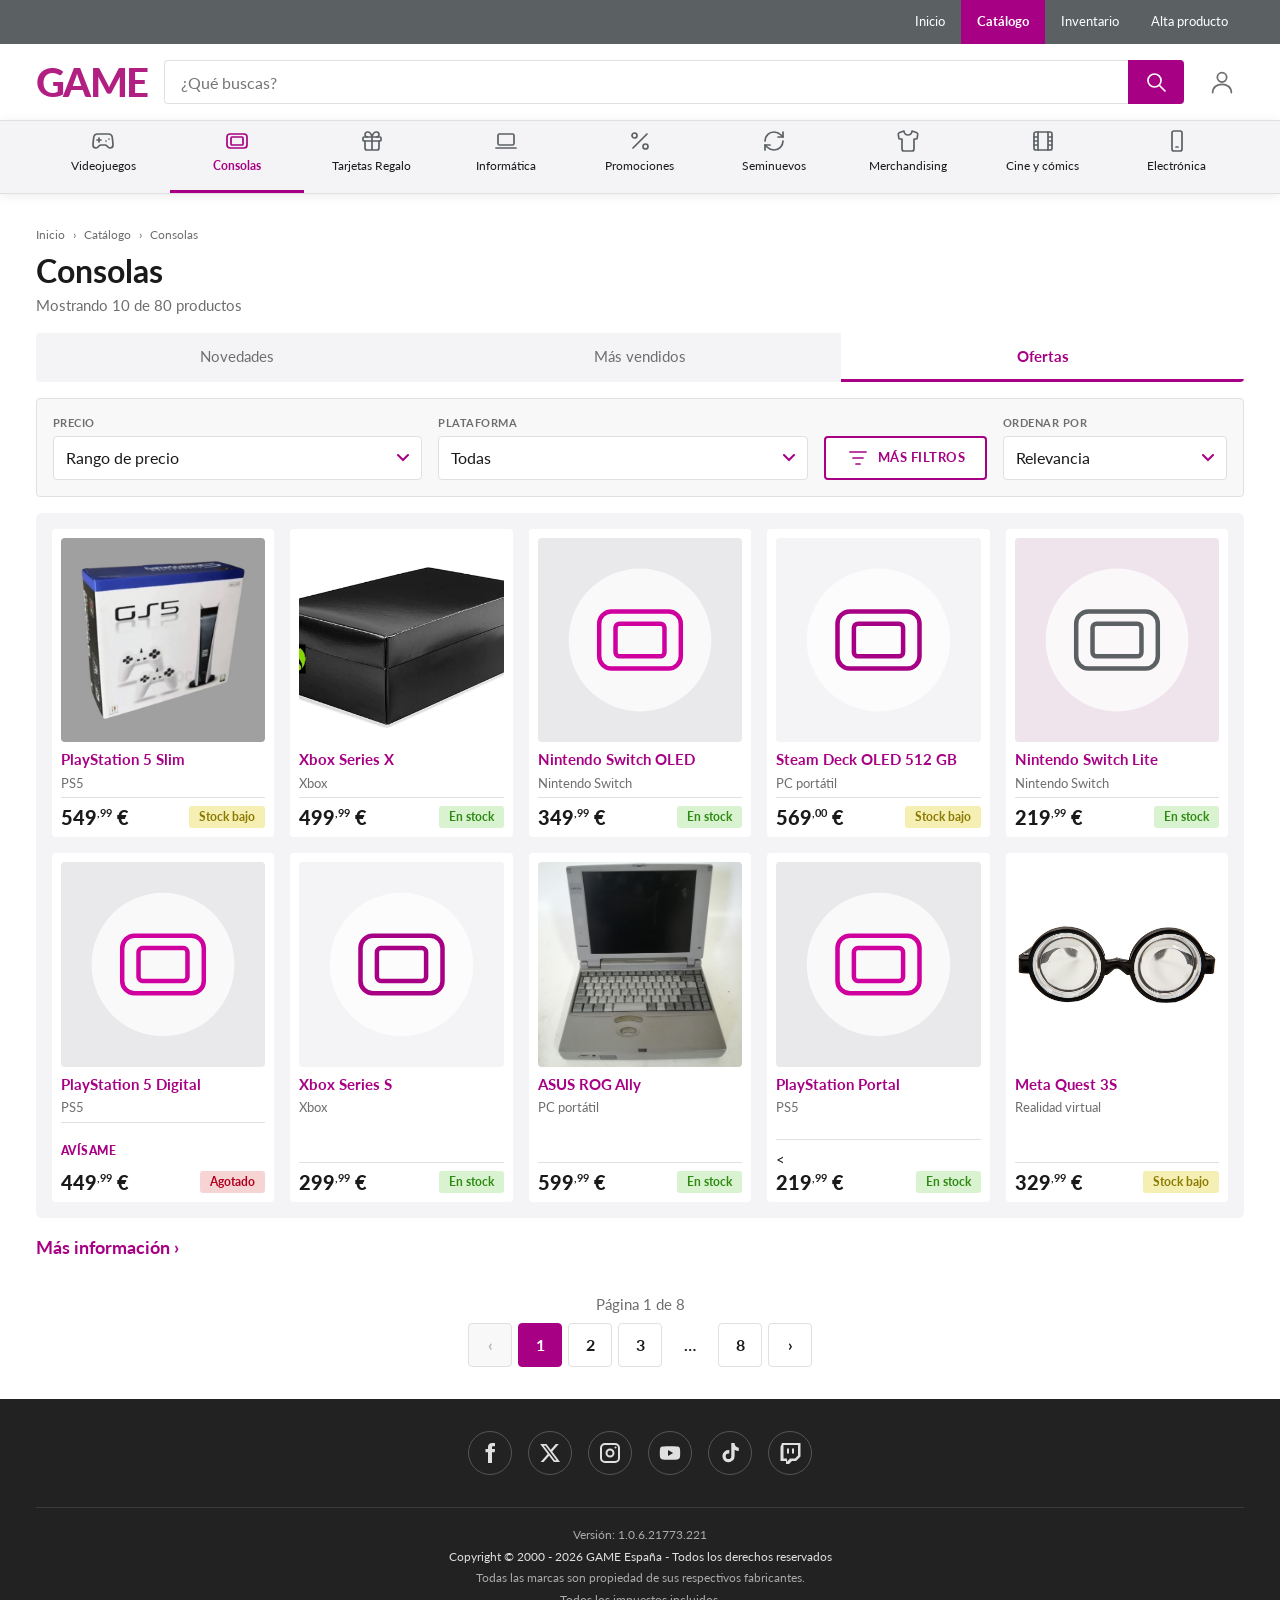
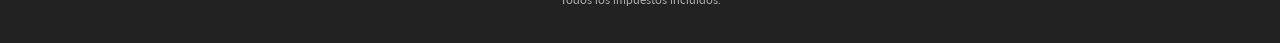
<file: catalogo-consolas.html>
<!DOCTYPE html>
<html lang="es">
<head>
  <meta charset="UTF-8">
  <meta name="viewport" content="width=device-width, initial-scale=1">
  <meta name="description" content="Catálogo de consolas del almacén GAME.">
  <title>Consolas | GAME Almacén</title>
  <link rel="icon" href="img/favicon.svg" type="image/svg+xml">
  <link rel="preconnect" href="https://fonts.googleapis.com">
  <link rel="preconnect" href="https://fonts.gstatic.com" crossorigin>
  <link rel="stylesheet" href="https://fonts.googleapis.com/css2?family=Lato:wght@400;700;900&display=swap">
  <link rel="stylesheet" href="css/estilos.css">
</head>
<body>
  <a class="saltar" href="#contenido">Saltar al contenido</a>
  <nav class="menu-principal" aria-label="Menú principal">
    <ul class="contenedor menu-lista">
      <li><a href="index.html">Inicio</a></li>
      <li><a href="catalogo.html" class="activo" aria-current="page">Catálogo</a></li>
      <li><a href="inventario.html">Inventario</a></li>
      <li><a href="alta.html">Alta producto</a></li>
    </ul>
  </nav>
  <header class="cabecera">
    <div class="contenedor cabecera-fila">
      <a class="logo" href="index.html" aria-label="GAME, ir al inicio">GAME</a>
      <form class="buscador" role="search" action="catalogo.html">
        <label class="solo-lector" for="buscar">Buscar productos</label>
        <input id="buscar" type="search" name="q" placeholder="¿Qué buscas?">
        <button type="submit" aria-label="Buscar"><svg class="icono " viewBox="0 0 24 24" aria-hidden="true" focusable="false"><circle cx="10.5" cy="10.5" r="6.5"/><path d="M15.5 15.5L21 21"/></svg></button>
      </form>
      <div class="cabecera-iconos">
        <a href="alta.html" aria-label="Mi cuenta"><svg class="icono " viewBox="0 0 24 24" aria-hidden="true" focusable="false"><circle cx="12" cy="8" r="4"/><path d="M4 21c0-4.4 3.6-7 8-7s8 2.6 8 7"/></svg></a>
      </div>
    </div>
  </header>
  <nav class="categorias" aria-label="Categorías de productos">
    <ul class="contenedor categorias-lista">
      <li><a href="catalogo-videojuegos.html"><svg class="icono " viewBox="0 0 24 24" aria-hidden="true" focusable="false"><path d="M6 11h4M8 9v4M15 12h.01M18 10h.01"/><path d="M17.32 5H6.68a4 4 0 0 0-3.978 3.59C2.604 9.416 2 14.456 2 16a3 3 0 0 0 3 3c1 0 1.5-.5 2-1l1.414-1.414A2 2 0 0 1 9.828 16h4.344a2 2 0 0 1 1.414.586L17 18c.5.5 1 1 2 1a3 3 0 0 0 3-3c0-1.545-.604-6.584-.685-7.258A4 4 0 0 0 17.32 5z"/></svg>Videojuegos</a></li>
      <li><a href="catalogo-consolas.html" class="activo" aria-current="page"><svg class="icono " viewBox="0 0 24 24" aria-hidden="true" focusable="false"><rect x="2" y="5" width="20" height="14" rx="3"/><rect x="6" y="8" width="12" height="8" rx="1"/></svg>Consolas</a></li>
      <li><a href="catalogo-tarjetas-regalo.html"><svg class="icono " viewBox="0 0 24 24" aria-hidden="true" focusable="false"><rect x="3" y="8" width="18" height="4" rx="1"/><path d="M12 8v13M19 12v7a2 2 0 0 1-2 2H7a2 2 0 0 1-2-2v-7M7.5 8a2.5 2.5 0 0 1 0-5C11 3 12 8 12 8s1-5 4.5-5a2.5 2.5 0 0 1 0 5"/></svg>Tarjetas Regalo</a></li>
      <li><a href="catalogo-informatica.html"><svg class="icono " viewBox="0 0 24 24" aria-hidden="true" focusable="false"><rect x="4" y="5" width="16" height="11" rx="1.5"/><path d="M2 19h20"/></svg>Informática</a></li>
      <li><a href="catalogo-promociones.html"><svg class="icono " viewBox="0 0 24 24" aria-hidden="true" focusable="false"><path d="M19 5L5 19"/><circle cx="6.5" cy="6.5" r="2.5"/><circle cx="17.5" cy="17.5" r="2.5"/></svg>Promociones</a></li>
      <li><a href="catalogo-seminuevos.html"><svg class="icono " viewBox="0 0 24 24" aria-hidden="true" focusable="false"><path d="M3 12a9 9 0 0 1 9-9 9.75 9.75 0 0 1 6.74 2.74L21 8"/><path d="M21 3v5h-5"/><path d="M21 12a9 9 0 0 1-9 9 9.75 9.75 0 0 1-6.74-2.74L3 16"/><path d="M8 16H3v5"/></svg>Seminuevos</a></li>
      <li><a href="catalogo-merchandising.html"><svg class="icono " viewBox="0 0 24 24" aria-hidden="true" focusable="false"><path d="M20.38 3.46 16 2a4 4 0 0 1-8 0L3.62 3.46a2 2 0 0 0-1.34 2.23l.58 3.47a1 1 0 0 0 .99.84H6v10c0 1.1.9 2 2 2h8a2 2 0 0 0 2-2V10h2.15a1 1 0 0 0 .99-.84l.58-3.47a2 2 0 0 0-1.34-2.23z"/></svg>Merchandising</a></li>
      <li><a href="catalogo-cine-comics.html"><svg class="icono " viewBox="0 0 24 24" aria-hidden="true" focusable="false"><rect x="3" y="3" width="18" height="18" rx="2"/><path d="M7 3v18M17 3v18M3 8h4M3 12h4M3 16h4M17 8h4M17 12h4M17 16h4"/></svg>Cine y cómics</a></li>
      <li><a href="catalogo-electronica.html"><svg class="icono " viewBox="0 0 24 24" aria-hidden="true" focusable="false"><rect x="7" y="2" width="10" height="20" rx="2"/><path d="M11 18h2"/></svg>Electrónica</a></li>
    </ul>
  </nav>
  <main class="principal" id="contenido">
    <div class="contenedor">
      <nav class="migas" aria-label="Migas de pan">
        <ol><li><a href="index.html">Inicio</a></li><li><a href="catalogo.html">Catálogo</a></li><li aria-current="page">Consolas</li></ol>
      </nav>
      <h1 class="titulo-pagina">Consolas</h1>
      <p class="subtitulo">Mostrando 10 de 80 productos</p>
      <nav class="pestanas" aria-label="Selección de promoción">
        <a href="#">Novedades</a><a href="#">Más vendidos</a><a class="activo" href="#" aria-current="true">Ofertas</a>
      </nav>
      <section class="filtros" aria-label="Filtros y ordenación">
        <form class="filtros-form" action="#">
          <div class="campo-filtro">
            <label for="f-precio">Precio</label>
            <select class="select" id="f-precio" name="precio">
              <option>Rango de precio</option><option>Menos de 20 €</option><option>20 € - 50 €</option><option>Más de 50 €</option>
            </select>
          </div>
          <div class="campo-filtro">
          <label for="f-plat">Plataforma</label>
          <select class="select" id="f-plat" name="plataforma">
            <option>Todas</option><option>PS5</option><option>Xbox</option><option>Nintendo Switch</option><option>PC</option>
          </select>
        </div>
          <details class="mas-filtros">
            <summary class="boton boton-secundario"><svg class="icono " viewBox="0 0 24 24" aria-hidden="true" focusable="false"><path d="M4 6h16M7 12h10M10 18h4"/></svg> Más filtros</summary>
            <div class="mas-filtros-panel">
              <label class="control"><input type="checkbox" name="disponible" checked> Disponible</label>
              <label class="control"><input type="checkbox" name="oferta"> En oferta</label>
              <label class="control"><input type="checkbox" name="seminuevo"> Seminuevo</label>
            </div>
          </details>
          <div class="campo-filtro campo-orden">
            <label for="f-orden">Ordenar por</label>
            <select class="select" id="f-orden" name="orden">
              <option>Relevancia</option><option>Precio: menor a mayor</option><option>Precio: mayor a menor</option><option>Más vendidos</option><option>Novedades</option>
            </select>
          </div>
        </form>
      </section>
      <section aria-labelledby="titulo-listado">
        <h2 class="solo-lector" id="titulo-listado">Listado de productos</h2>
        <div class="rejilla-productos">
        <article class="tarjeta">
          <figure class="tarjeta-imagen">
            <img src="img/productos/p_gs5.jpg" alt="Imagen de ejemplo de PlayStation 5 Slim" width="400" height="400" loading="lazy">
            
          </figure>
          <div class="tarjeta-cuerpo">
            <h3 class="tarjeta-nombre"><a href="#">PlayStation 5 Slim</a></h3>
            <p class="tarjeta-plataforma">PS5</p>
            <div class="tarjeta-pie">
              <div class="tarjeta-compra"><p class="precio">549<sup>,99</sup> €</p></div>
              <span class="etiqueta-stock stock-bajo">Stock bajo</span>
            </div>
          </div>
        </article>
        <article class="tarjeta">
          <figure class="tarjeta-imagen">
            <img src="img/productos/p_xbox.png" alt="Imagen de ejemplo de Xbox Series X" width="400" height="400" loading="lazy">
            
          </figure>
          <div class="tarjeta-cuerpo">
            <h3 class="tarjeta-nombre"><a href="#">Xbox Series X</a></h3>
            <p class="tarjeta-plataforma">Xbox</p>
            <div class="tarjeta-pie">
              <div class="tarjeta-compra"><p class="precio">499<sup>,99</sup> €</p></div>
              <span class="etiqueta-stock stock-ok">En stock</span>
            </div>
          </div>
        </article>
        <article class="tarjeta">
          <figure class="tarjeta-imagen">
            <img src="img/productos/consolas-3.svg" alt="Imagen de ejemplo de Nintendo Switch OLED" width="400" height="400" loading="lazy">
            
          </figure>
          <div class="tarjeta-cuerpo">
            <h3 class="tarjeta-nombre"><a href="#">Nintendo Switch OLED</a></h3>
            <p class="tarjeta-plataforma">Nintendo Switch</p>
            <div class="tarjeta-pie">
              <div class="tarjeta-compra"><p class="precio">349<sup>,99</sup> €</p></div>
              <span class="etiqueta-stock stock-ok">En stock</span>
            </div>
          </div>
        </article>
        <article class="tarjeta">
          <figure class="tarjeta-imagen">
            <img src="img/productos/consolas-1.svg" alt="Imagen de ejemplo de Steam Deck OLED 512 GB" width="400" height="400" loading="lazy">
            
          </figure>
          <div class="tarjeta-cuerpo">
            <h3 class="tarjeta-nombre"><a href="#">Steam Deck OLED 512 GB</a></h3>
            <p class="tarjeta-plataforma">PC portátil</p>
            <div class="tarjeta-pie">
              <div class="tarjeta-compra"><p class="precio">569<sup>,00</sup> €</p></div>
              <span class="etiqueta-stock stock-bajo">Stock bajo</span>
            </div>
          </div>
        </article>
        <article class="tarjeta">
          <figure class="tarjeta-imagen">
            <img src="img/productos/consolas-2.svg" alt="Imagen de ejemplo de Nintendo Switch Lite" width="400" height="400" loading="lazy">
            
          </figure>
          <div class="tarjeta-cuerpo">
            <h3 class="tarjeta-nombre"><a href="#">Nintendo Switch Lite</a></h3>
            <p class="tarjeta-plataforma">Nintendo Switch</p>
            <div class="tarjeta-pie">
              <div class="tarjeta-compra"><p class="precio">219<sup>,99</sup> €</p></div>
              <span class="etiqueta-stock stock-ok">En stock</span>
            </div>
          </div>
        </article>
        <article class="tarjeta">
          <figure class="tarjeta-imagen">
            <img src="img/productos/consolas-3.svg" alt="Imagen de ejemplo de PlayStation 5 Digital" width="400" height="400" loading="lazy">
            
          </figure>
          <div class="tarjeta-cuerpo">
            <h3 class="tarjeta-nombre"><a href="#">PlayStation 5 Digital</a></h3>
            <p class="tarjeta-plataforma">PS5</p>
            <div class="tarjeta-pie">
              <div class="tarjeta-compra"><a class="enlace-accion" href="#">Avísame</a><p class="precio">449<sup>,99</sup> €</p></div>
              <span class="etiqueta-stock stock-agotado">Agotado</span>
            </div>
          </div>
        </article>
        <article class="tarjeta">
          <figure class="tarjeta-imagen">
            <img src="img/productos/consolas-1.svg" alt="Imagen de ejemplo de Xbox Series S" width="400" height="400" loading="lazy">
            
          </figure>
          <div class="tarjeta-cuerpo">
            <h3 class="tarjeta-nombre"><a href="#">Xbox Series S</a></h3>
            <p class="tarjeta-plataforma">Xbox</p>
            <div class="tarjeta-pie">
              <div class="tarjeta-compra"><p class="precio">299<sup>,99</sup> €</p></div>
              <span class="etiqueta-stock stock-ok">En stock</span>
            </div>
          </div>
        </article>
        <article class="tarjeta">
          <figure class="tarjeta-imagen">
            <img src="img/productos/p_portatil2.png" alt="Imagen de ejemplo de ASUS ROG Ally" width="400" height="400" loading="lazy">
            
          </figure>
          <div class="tarjeta-cuerpo">
            <h3 class="tarjeta-nombre"><a href="#">ASUS ROG Ally</a></h3>
            <p class="tarjeta-plataforma">PC portátil</p>
            <div class="tarjeta-pie">
              <div class="tarjeta-compra"><p class="precio">599<sup>,99</sup> €</p></div>
              <span class="etiqueta-stock stock-ok">En stock</span>
            </div>
          </div>
        </article>
        <article class="tarjeta">
          <figure class="tarjeta-imagen">
            <img src="img/productos/consolas-3.svg" alt="Imagen de ejemplo de PlayStation Portal" width="400" height="400" loading="lazy">
            
          </figure>
          <div class="tarjeta-cuerpo">
            <h3 class="tarjeta-nombre"><a href="#">PlayStation Portal</a></h3>
            <p class="tarjeta-plataforma">PS5</p>
            <div class="tarjeta-pie">
              <div class="tarjeta-compra"><<p class="precio">219<sup>,99</sup> €</p></div>
              <span class="etiqueta-stock stock-ok">En stock</span>
            </div>
          </div>
        </article>
        <article class="tarjeta">
          <figure class="tarjeta-imagen">
            <img src="img/productos/p_gafas.png" alt="Imagen de ejemplo de Meta Quest 3S" width="400" height="400" loading="lazy">
            
          </figure>
          <div class="tarjeta-cuerpo">
            <h3 class="tarjeta-nombre"><a href="#">Meta Quest 3S</a></h3>
            <p class="tarjeta-plataforma">Realidad virtual</p>
            <div class="tarjeta-pie">
              <div class="tarjeta-compra"><p class="precio">329<sup>,99</sup> €</p></div>
              <span class="etiqueta-stock stock-bajo">Stock bajo</span>
            </div>
          </div>
        </article>
        </div>
      </section>
      <a class="enlace-mas-info" href="catalogo.html">Más información <span aria-hidden="true">›</span></a>
      <nav class="paginacion" aria-label="Paginación">
        <p class="paginacion-texto">Página 1 de 8</p>
        <ul class="paginacion-lista">
          <li><span class="pag-item desactivado" aria-disabled="true" aria-label="Página anterior">‹</span></li>
          <li><a class="pag-item activo" href="#" aria-current="page">1</a></li>
          <li><a class="pag-item" href="#">2</a></li>
          <li><a class="pag-item" href="#">3</a></li>
          <li><span class="pag-item pag-puntos" aria-hidden="true">…</span></li>
          <li><a class="pag-item" href="#">8</a></li>
          <li><a class="pag-item" href="#" aria-label="Página siguiente">›</a></li>
        </ul>
      </nav>
    </div>
  </main>
  <footer class="pie">
    <div class="contenedor pie-contenido">
      <ul class="redes" aria-label="Redes sociales">
        <li><a href="#" aria-label="Facebook"><svg class="icono icono-relleno" viewBox="0 0 24 24" aria-hidden="true" focusable="false"><path d="M14 8V6.5c0-.8.2-1.2 1.3-1.2H17V2h-2.6C11.2 2 10 3.8 10 6.2V8H7.5v3.3H10V22h4V11.3h2.7L17 8z"/></svg></a></li>
        <li><a href="#" aria-label="X / Twitter"><svg class="icono icono-relleno" viewBox="0 0 24 24" aria-hidden="true" focusable="false"><path d="M17.8 3h3L14.2 10.6 22 21h-6.1l-4.8-6.3L5.6 21h-3l7.1-8.1L2.2 3h6.2l4.3 5.7zm-1 16.2h1.7L7.5 4.7H5.7z"/></svg></a></li>
        <li><a href="#" aria-label="Instagram"><svg class="icono icono-relleno" viewBox="0 0 24 24" aria-hidden="true" focusable="false"><path d="M7 2h10a5 5 0 0 1 5 5v10a5 5 0 0 1-5 5H7a5 5 0 0 1-5-5V7a5 5 0 0 1 5-5zm0 2a3 3 0 0 0-3 3v10a3 3 0 0 0 3 3h10a3 3 0 0 0 3-3V7a3 3 0 0 0-3-3zm5 3.5a4.5 4.5 0 1 1 0 9 4.5 4.5 0 0 1 0-9zm0 2a2.5 2.5 0 1 0 0 5 2.5 2.5 0 0 0 0-5zM17.5 5.5a1 1 0 1 1 0 2 1 1 0 0 1 0-2z"/></svg></a></li>
        <li><a href="#" aria-label="YouTube"><svg class="icono icono-relleno" viewBox="0 0 24 24" aria-hidden="true" focusable="false"><path d="M22 8.2c-.2-1.5-1-2.4-2.4-2.6C17.8 5.3 12 5.3 12 5.3s-5.8 0-7.6.3C3 5.8 2.2 6.7 2 8.2 1.8 9.7 1.8 12 1.8 12s0 2.3.2 3.8c.2 1.5 1 2.4 2.4 2.6 1.8.3 7.6.3 7.6.3s5.8 0 7.6-.3c1.4-.2 2.2-1.100 2.4-2.6.2-1.500.2-3.800.2-3.800s0-2.300-.2-3.800zM10 15V9l5.200 3z"/></svg></a></li>
        <li><a href="#" aria-label="TikTok"><svg class="icono icono-relleno" viewBox="0 0 24 24" aria-hidden="true" focusable="false"><path d="M16.6 2h-3.3v13.2a2.800 2.800 0 1 1-2.800-2.800c.3 0 .6 0 .8.1V9.1a6.100 6.100 0 1 0 5.300 6.100V8.700a7.300 7.300 0 0 0 4.200 1.300V6.700A4.300 4.300 0 0 1 16.600 2z"/></svg></a></li>
        <li><a href="#" aria-label="Twitch"><svg class="icono icono-relleno" viewBox="0 0 24 24" aria-hidden="true" focusable="false"><path d="M4 2L2.500 6v14H8v3h3l3-3h4l4.500-4.500V2zm16 12.500L17 17.500h-5l-3 3v-3H5.500V4H20zM16 7.500h-2v5h2zm-5 0H9v5h2z"/></svg></a></li>
      </ul>
      <div class="legal">
        <p>Versión: 1.0.6.21773.221</p>
        <p>Copyright © 2000 - 2026 GAME España - Todos los derechos reservados</p>
        <p>Todas las marcas son propiedad de sus respectivos fabricantes.</p>
        <p>Todos los impuestos incluidos.</p>
      </div>
    </div>
  </footer>
</body>
</html>
</file>
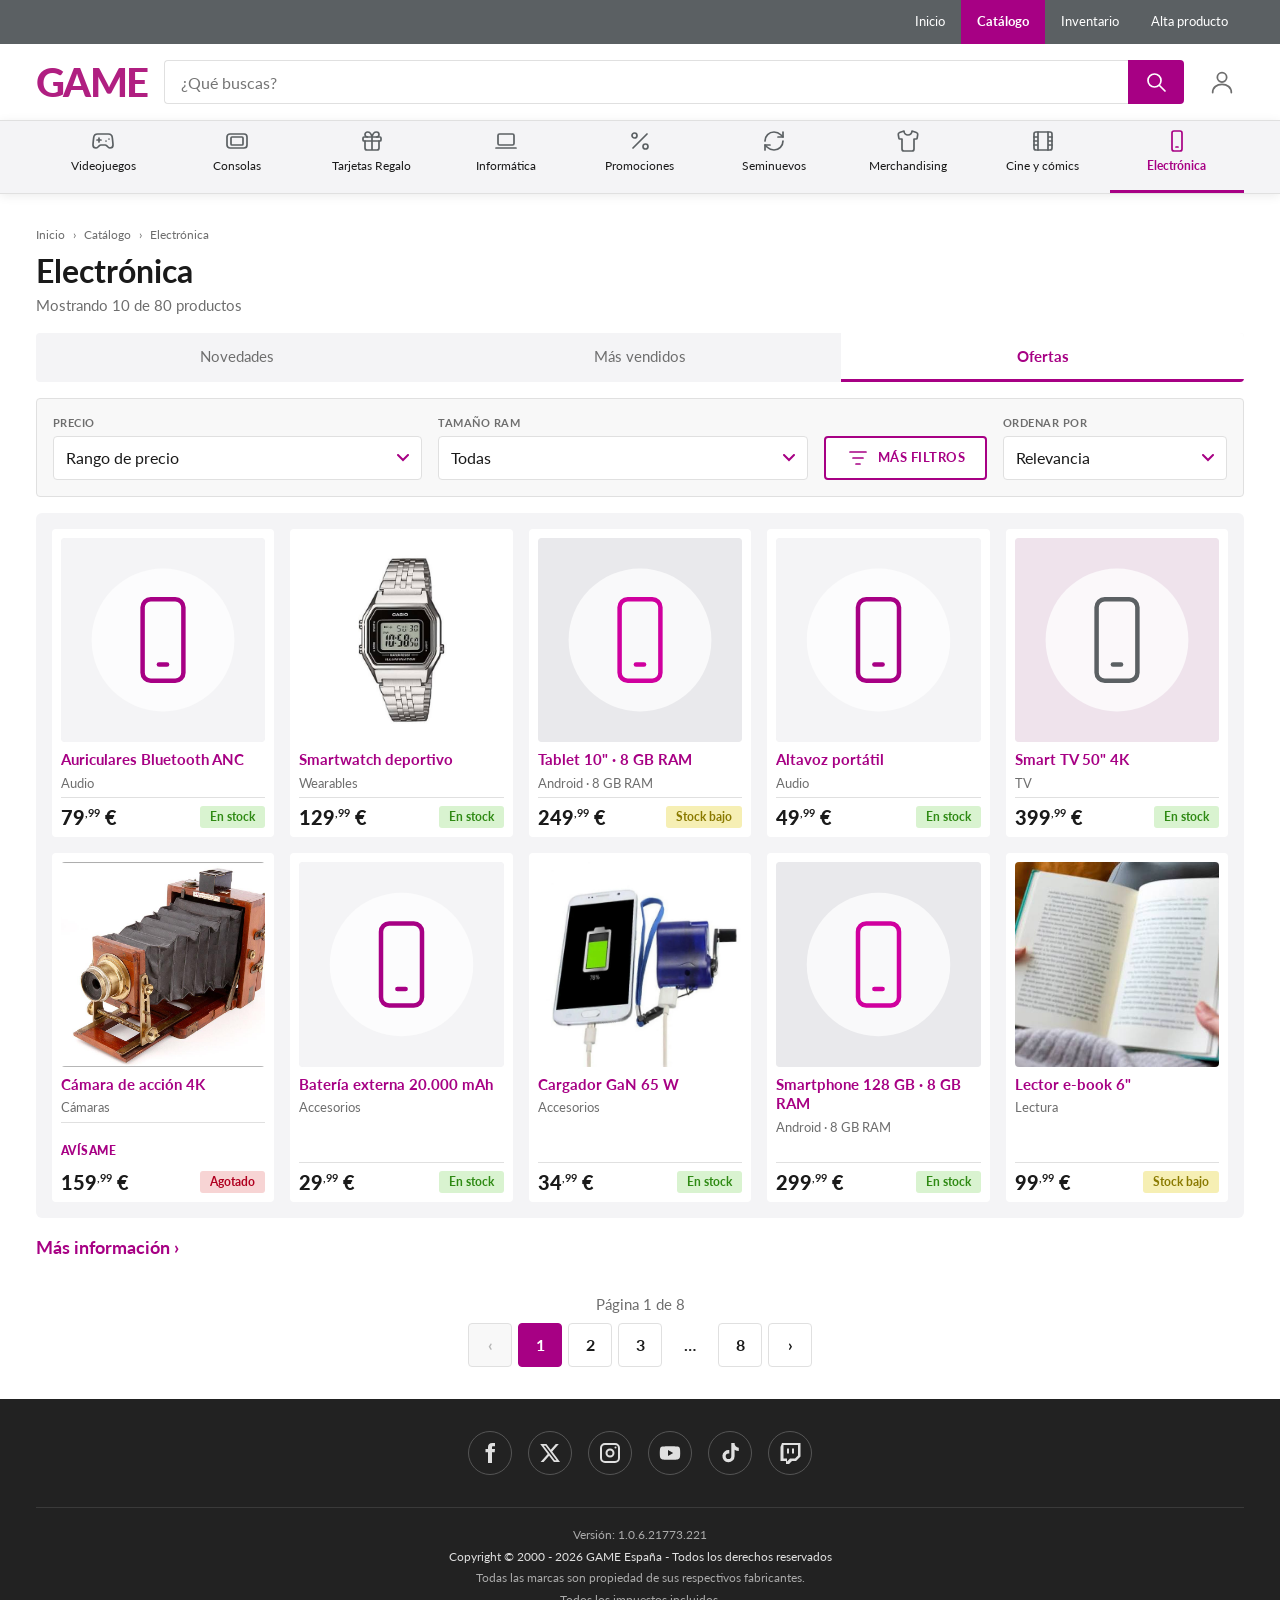
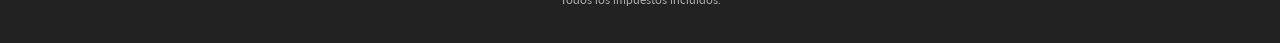
<file: catalogo-electronica.html>
<!DOCTYPE html>
<html lang="es">
<head>
  <meta charset="UTF-8">
  <meta name="viewport" content="width=device-width, initial-scale=1">
  <meta name="description" content="Catálogo de electrónica del almacén GAME.">
  <title>Electrónica | GAME Almacén</title>
  <link rel="icon" href="img/favicon.svg" type="image/svg+xml">
  <link rel="preconnect" href="https://fonts.googleapis.com">
  <link rel="preconnect" href="https://fonts.gstatic.com" crossorigin>
  <link rel="stylesheet" href="https://fonts.googleapis.com/css2?family=Lato:wght@400;700;900&display=swap">
  <link rel="stylesheet" href="css/estilos.css">
</head>
<body>
  <a class="saltar" href="#contenido">Saltar al contenido</a>
  <nav class="menu-principal" aria-label="Menú principal">
    <ul class="contenedor menu-lista">
      <li><a href="index.html">Inicio</a></li>
      <li><a href="catalogo.html" class="activo" aria-current="page">Catálogo</a></li>
      <li><a href="inventario.html">Inventario</a></li>
      <li><a href="alta.html">Alta producto</a></li>
    </ul>
  </nav>
  <header class="cabecera">
    <div class="contenedor cabecera-fila">
      <a class="logo" href="index.html" aria-label="GAME, ir al inicio">GAME</a>
      <form class="buscador" role="search" action="catalogo.html">
        <label class="solo-lector" for="buscar">Buscar productos</label>
        <input id="buscar" type="search" name="q" placeholder="¿Qué buscas?">
        <button type="submit" aria-label="Buscar"><svg class="icono " viewBox="0 0 24 24" aria-hidden="true" focusable="false"><circle cx="10.5" cy="10.5" r="6.5"/><path d="M15.5 15.5L21 21"/></svg></button>
      </form>
      <div class="cabecera-iconos">
        <a href="alta.html" aria-label="Mi cuenta"><svg class="icono " viewBox="0 0 24 24" aria-hidden="true" focusable="false"><circle cx="12" cy="8" r="4"/><path d="M4 21c0-4.4 3.6-7 8-7s8 2.6 8 7"/></svg></a>
      </div>
    </div>
  </header>
  <nav class="categorias" aria-label="Categorías de productos">
    <ul class="contenedor categorias-lista">
      <li><a href="catalogo-videojuegos.html"><svg class="icono " viewBox="0 0 24 24" aria-hidden="true" focusable="false"><path d="M6 11h4M8 9v4M15 12h.01M18 10h.01"/><path d="M17.32 5H6.68a4 4 0 0 0-3.978 3.59C2.604 9.416 2 14.456 2 16a3 3 0 0 0 3 3c1 0 1.5-.5 2-1l1.414-1.414A2 2 0 0 1 9.828 16h4.344a2 2 0 0 1 1.414.586L17 18c.5.5 1 1 2 1a3 3 0 0 0 3-3c0-1.545-.604-6.584-.685-7.258A4 4 0 0 0 17.32 5z"/></svg>Videojuegos</a></li>
      <li><a href="catalogo-consolas.html"><svg class="icono " viewBox="0 0 24 24" aria-hidden="true" focusable="false"><rect x="2" y="5" width="20" height="14" rx="3"/><rect x="6" y="8" width="12" height="8" rx="1"/></svg>Consolas</a></li>
      <li><a href="catalogo-tarjetas-regalo.html"><svg class="icono " viewBox="0 0 24 24" aria-hidden="true" focusable="false"><rect x="3" y="8" width="18" height="4" rx="1"/><path d="M12 8v13M19 12v7a2 2 0 0 1-2 2H7a2 2 0 0 1-2-2v-7M7.5 8a2.5 2.5 0 0 1 0-5C11 3 12 8 12 8s1-5 4.5-5a2.5 2.5 0 0 1 0 5"/></svg>Tarjetas Regalo</a></li>
      <li><a href="catalogo-informatica.html"><svg class="icono " viewBox="0 0 24 24" aria-hidden="true" focusable="false"><rect x="4" y="5" width="16" height="11" rx="1.5"/><path d="M2 19h20"/></svg>Informática</a></li>
      <li><a href="catalogo-promociones.html"><svg class="icono " viewBox="0 0 24 24" aria-hidden="true" focusable="false"><path d="M19 5L5 19"/><circle cx="6.5" cy="6.5" r="2.5"/><circle cx="17.5" cy="17.5" r="2.5"/></svg>Promociones</a></li>
      <li><a href="catalogo-seminuevos.html"><svg class="icono " viewBox="0 0 24 24" aria-hidden="true" focusable="false"><path d="M3 12a9 9 0 0 1 9-9 9.75 9.75 0 0 1 6.74 2.74L21 8"/><path d="M21 3v5h-5"/><path d="M21 12a9 9 0 0 1-9 9 9.75 9.75 0 0 1-6.74-2.74L3 16"/><path d="M8 16H3v5"/></svg>Seminuevos</a></li>
      <li><a href="catalogo-merchandising.html"><svg class="icono " viewBox="0 0 24 24" aria-hidden="true" focusable="false"><path d="M20.38 3.46 16 2a4 4 0 0 1-8 0L3.62 3.46a2 2 0 0 0-1.34 2.23l.58 3.47a1 1 0 0 0 .99.84H6v10c0 1.1.9 2 2 2h8a2 2 0 0 0 2-2V10h2.15a1 1 0 0 0 .99-.84l.58-3.47a2 2 0 0 0-1.34-2.23z"/></svg>Merchandising</a></li>
      <li><a href="catalogo-cine-comics.html"><svg class="icono " viewBox="0 0 24 24" aria-hidden="true" focusable="false"><rect x="3" y="3" width="18" height="18" rx="2"/><path d="M7 3v18M17 3v18M3 8h4M3 12h4M3 16h4M17 8h4M17 12h4M17 16h4"/></svg>Cine y cómics</a></li>
      <li><a href="catalogo-electronica.html" class="activo" aria-current="page"><svg class="icono " viewBox="0 0 24 24" aria-hidden="true" focusable="false"><rect x="7" y="2" width="10" height="20" rx="2"/><path d="M11 18h2"/></svg>Electrónica</a></li>
    </ul>
  </nav>
  <main class="principal" id="contenido">
    <div class="contenedor">
      <nav class="migas" aria-label="Migas de pan">
        <ol><li><a href="index.html">Inicio</a></li><li><a href="catalogo.html">Catálogo</a></li><li aria-current="page">Electrónica</li></ol>
      </nav>
      <h1 class="titulo-pagina">Electrónica</h1>
      <p class="subtitulo">Mostrando 10 de 80 productos</p>
      <nav class="pestanas" aria-label="Selección de promoción">
        <a href="#">Novedades</a><a href="#">Más vendidos</a><a class="activo" href="#" aria-current="true">Ofertas</a>
      </nav>
      <section class="filtros" aria-label="Filtros y ordenación">
        <form class="filtros-form" action="#">
          <div class="campo-filtro">
            <label for="f-precio">Precio</label>
            <select class="select" id="f-precio" name="precio">
              <option>Rango de precio</option><option>Menos de 20 €</option><option>20 € - 50 €</option><option>Más de 50 €</option>
            </select>
          </div>
          <div class="campo-filtro">
          <label for="f-ram">Tamaño RAM</label>
          <select class="select" id="f-ram" name="ram">
            <option>Todas</option><option>8 GB</option><option>16 GB</option><option>32 GB</option>
          </select>
        </div>
          <details class="mas-filtros">
            <summary class="boton boton-secundario"><svg class="icono " viewBox="0 0 24 24" aria-hidden="true" focusable="false"><path d="M4 6h16M7 12h10M10 18h4"/></svg> Más filtros</summary>
            <div class="mas-filtros-panel">
              <label class="control"><input type="checkbox" name="disponible" checked> Disponible</label>
              <label class="control"><input type="checkbox" name="oferta"> En oferta</label>
              <label class="control"><input type="checkbox" name="seminuevo"> Seminuevo</label>
            </div>
          </details>
          <div class="campo-filtro campo-orden">
            <label for="f-orden">Ordenar por</label>
            <select class="select" id="f-orden" name="orden">
              <option>Relevancia</option><option>Precio: menor a mayor</option><option>Precio: mayor a menor</option><option>Más vendidos</option><option>Novedades</option>
            </select>
          </div>
        </form>
      </section>
      <section aria-labelledby="titulo-listado">
        <h2 class="solo-lector" id="titulo-listado">Listado de productos</h2>
        <div class="rejilla-productos">
        <article class="tarjeta">
          <figure class="tarjeta-imagen">
            <img src="img/productos/electronica-1.svg" alt="Imagen de ejemplo de Auriculares Bluetooth ANC" width="400" height="400" loading="lazy">
            
          </figure>
          <div class="tarjeta-cuerpo">
            <h3 class="tarjeta-nombre"><a href="#">Auriculares Bluetooth ANC</a></h3>
            <p class="tarjeta-plataforma">Audio</p>
            <div class="tarjeta-pie">
              <div class="tarjeta-compra"><p class="precio">79<sup>,99</sup> €</p></div>
              <span class="etiqueta-stock stock-ok">En stock</span>
            </div>
          </div>
        </article>
        <article class="tarjeta">
          <figure class="tarjeta-imagen">
            <img src="img/productos/p_reloj.png" alt="Imagen de ejemplo de Smartwatch deportivo" width="400" height="400" loading="lazy">
            
          </figure>
          <div class="tarjeta-cuerpo">
            <h3 class="tarjeta-nombre"><a href="#">Smartwatch deportivo</a></h3>
            <p class="tarjeta-plataforma">Wearables</p>
            <div class="tarjeta-pie">
              <div class="tarjeta-compra"><p class="precio">129<sup>,99</sup> €</p></div>
              <span class="etiqueta-stock stock-ok">En stock</span>
            </div>
          </div>
        </article>
        <article class="tarjeta">
          <figure class="tarjeta-imagen">
            <img src="img/productos/electronica-3.svg" alt="Imagen de ejemplo de Tablet 10&quot; · 8 GB RAM" width="400" height="400" loading="lazy">
            
          </figure>
          <div class="tarjeta-cuerpo">
            <h3 class="tarjeta-nombre"><a href="#">Tablet 10&quot; · 8 GB RAM</a></h3>
            <p class="tarjeta-plataforma">Android · 8 GB RAM</p>
            <div class="tarjeta-pie">
              <div class="tarjeta-compra"><p class="precio">249<sup>,99</sup> €</p></div>
              <span class="etiqueta-stock stock-bajo">Stock bajo</span>
            </div>
          </div>
        </article>
        <article class="tarjeta">
          <figure class="tarjeta-imagen">
            <img src="img/productos/electronica-1.svg" alt="Imagen de ejemplo de Altavoz portátil" width="400" height="400" loading="lazy">
            
          </figure>
          <div class="tarjeta-cuerpo">
            <h3 class="tarjeta-nombre"><a href="#">Altavoz portátil</a></h3>
            <p class="tarjeta-plataforma">Audio</p>
            <div class="tarjeta-pie">
              <div class="tarjeta-compra"><p class="precio">49<sup>,99</sup> €</p></div>
              <span class="etiqueta-stock stock-ok">En stock</span>
            </div>
          </div>
        </article>
        <article class="tarjeta">
          <figure class="tarjeta-imagen">
            <img src="img/productos/electronica-2.svg" alt="Imagen de ejemplo de Smart TV 50&quot; 4K" width="400" height="400" loading="lazy">
            
          </figure>
          <div class="tarjeta-cuerpo">
            <h3 class="tarjeta-nombre"><a href="#">Smart TV 50&quot; 4K</a></h3>
            <p class="tarjeta-plataforma">TV</p>
            <div class="tarjeta-pie">
              <div class="tarjeta-compra"><p class="precio">399<sup>,99</sup> €</p></div>
              <span class="etiqueta-stock stock-ok">En stock</span>
            </div>
          </div>
        </article>
        <article class="tarjeta">
          <figure class="tarjeta-imagen">
            <img src="img/productos/p_camara.png" alt="Imagen de ejemplo de Cámara de acción 4K" width="400" height="400" loading="lazy">
            
          </figure>
          <div class="tarjeta-cuerpo">
            <h3 class="tarjeta-nombre"><a href="#">Cámara de acción 4K</a></h3>
            <p class="tarjeta-plataforma">Cámaras</p>
            <div class="tarjeta-pie">
              <div class="tarjeta-compra"><a class="enlace-accion" href="#">Avísame</a><p class="precio">159<sup>,99</sup> €</p></div>
              <span class="etiqueta-stock stock-agotado">Agotado</span>
            </div>
          </div>
        </article>
        <article class="tarjeta">
          <figure class="tarjeta-imagen">
            <img src="img/productos/electronica-1.svg" alt="Imagen de ejemplo de Batería externa 20.000 mAh" width="400" height="400" loading="lazy">
            
          </figure>
          <div class="tarjeta-cuerpo">
            <h3 class="tarjeta-nombre"><a href="#">Batería externa 20.000 mAh</a></h3>
            <p class="tarjeta-plataforma">Accesorios</p>
            <div class="tarjeta-pie">
              <div class="tarjeta-compra"><p class="precio">29<sup>,99</sup> €</p></div>
              <span class="etiqueta-stock stock-ok">En stock</span>
            </div>
          </div>
        </article>
        <article class="tarjeta">
          <figure class="tarjeta-imagen">
            <img src="img/productos/p_cargador.png" alt="Imagen de ejemplo de Cargador GaN 65 W" width="400" height="400" loading="lazy">
            
          </figure>
          <div class="tarjeta-cuerpo">
            <h3 class="tarjeta-nombre"><a href="#">Cargador GaN 65 W</a></h3>
            <p class="tarjeta-plataforma">Accesorios</p>
            <div class="tarjeta-pie">
              <div class="tarjeta-compra"><p class="precio">34<sup>,99</sup> €</p></div>
              <span class="etiqueta-stock stock-ok">En stock</span>
            </div>
          </div>
        </article>
        <article class="tarjeta">
          <figure class="tarjeta-imagen">
            <img src="img/productos/electronica-3.svg" alt="Imagen de ejemplo de Smartphone 128 GB · 8 GB RAM" width="400" height="400" loading="lazy">
            
          </figure>
          <div class="tarjeta-cuerpo">
            <h3 class="tarjeta-nombre"><a href="#">Smartphone 128 GB · 8 GB RAM</a></h3>
            <p class="tarjeta-plataforma">Android · 8 GB RAM</p>
            <div class="tarjeta-pie">
              <div class="tarjeta-compra"><p class="precio">299<sup>,99</sup> €</p></div>
              <span class="etiqueta-stock stock-ok">En stock</span>
            </div>
          </div>
        </article>
        <article class="tarjeta">
          <figure class="tarjeta-imagen">
            <img src="img/productos/p_libro.png" alt="Imagen de ejemplo de Lector e-book 6&quot;" width="400" height="400" loading="lazy">
            
          </figure>
          <div class="tarjeta-cuerpo">
            <h3 class="tarjeta-nombre"><a href="#">Lector e-book 6&quot;</a></h3>
            <p class="tarjeta-plataforma">Lectura</p>
            <div class="tarjeta-pie">
              <div class="tarjeta-compra"><p class="precio">99<sup>,99</sup> €</p></div>
              <span class="etiqueta-stock stock-bajo">Stock bajo</span>
            </div>
          </div>
        </article>
        </div>
      </section>
      <a class="enlace-mas-info" href="catalogo.html">Más información <span aria-hidden="true">›</span></a>
      <nav class="paginacion" aria-label="Paginación">
        <p class="paginacion-texto">Página 1 de 8</p>
        <ul class="paginacion-lista">
          <li><span class="pag-item desactivado" aria-disabled="true" aria-label="Página anterior">‹</span></li>
          <li><a class="pag-item activo" href="#" aria-current="page">1</a></li>
          <li><a class="pag-item" href="#">2</a></li>
          <li><a class="pag-item" href="#">3</a></li>
          <li><span class="pag-item pag-puntos" aria-hidden="true">…</span></li>
          <li><a class="pag-item" href="#">8</a></li>
          <li><a class="pag-item" href="#" aria-label="Página siguiente">›</a></li>
        </ul>
      </nav>
    </div>
  </main>
  <footer class="pie">
    <div class="contenedor pie-contenido">
      <ul class="redes" aria-label="Redes sociales">
        <li><a href="#" aria-label="Facebook"><svg class="icono icono-relleno" viewBox="0 0 24 24" aria-hidden="true" focusable="false"><path d="M14 8V6.5c0-.8.2-1.2 1.3-1.2H17V2h-2.6C11.2 2 10 3.8 10 6.2V8H7.5v3.3H10V22h4V11.3h2.7L17 8z"/></svg></a></li>
        <li><a href="#" aria-label="X / Twitter"><svg class="icono icono-relleno" viewBox="0 0 24 24" aria-hidden="true" focusable="false"><path d="M17.8 3h3L14.2 10.6 22 21h-6.1l-4.8-6.3L5.6 21h-3l7.1-8.1L2.2 3h6.2l4.3 5.7zm-1 16.2h1.7L7.5 4.7H5.7z"/></svg></a></li>
        <li><a href="#" aria-label="Instagram"><svg class="icono icono-relleno" viewBox="0 0 24 24" aria-hidden="true" focusable="false"><path d="M7 2h10a5 5 0 0 1 5 5v10a5 5 0 0 1-5 5H7a5 5 0 0 1-5-5V7a5 5 0 0 1 5-5zm0 2a3 3 0 0 0-3 3v10a3 3 0 0 0 3 3h10a3 3 0 0 0 3-3V7a3 3 0 0 0-3-3zm5 3.5a4.5 4.5 0 1 1 0 9 4.5 4.5 0 0 1 0-9zm0 2a2.5 2.5 0 1 0 0 5 2.5 2.5 0 0 0 0-5zM17.5 5.5a1 1 0 1 1 0 2 1 1 0 0 1 0-2z"/></svg></a></li>
        <li><a href="#" aria-label="YouTube"><svg class="icono icono-relleno" viewBox="0 0 24 24" aria-hidden="true" focusable="false"><path d="M22 8.2c-.2-1.5-1-2.4-2.4-2.6C17.8 5.3 12 5.3 12 5.3s-5.8 0-7.6.3C3 5.8 2.2 6.7 2 8.2 1.8 9.7 1.8 12 1.8 12s0 2.3.2 3.8c.2 1.5 1 2.4 2.4 2.6 1.8.3 7.6.3 7.6.3s5.8 0 7.6-.3c1.4-.2 2.2-1.100 2.4-2.6.2-1.500.2-3.800.2-3.800s0-2.300-.2-3.800zM10 15V9l5.200 3z"/></svg></a></li>
        <li><a href="#" aria-label="TikTok"><svg class="icono icono-relleno" viewBox="0 0 24 24" aria-hidden="true" focusable="false"><path d="M16.6 2h-3.3v13.2a2.800 2.800 0 1 1-2.800-2.800c.3 0 .6 0 .8.1V9.1a6.100 6.100 0 1 0 5.300 6.100V8.700a7.300 7.300 0 0 0 4.200 1.300V6.700A4.300 4.300 0 0 1 16.600 2z"/></svg></a></li>
        <li><a href="#" aria-label="Twitch"><svg class="icono icono-relleno" viewBox="0 0 24 24" aria-hidden="true" focusable="false"><path d="M4 2L2.500 6v14H8v3h3l3-3h4l4.500-4.500V2zm16 12.500L17 17.500h-5l-3 3v-3H5.500V4H20zM16 7.500h-2v5h2zm-5 0H9v5h2z"/></svg></a></li>
      </ul>
      <div class="legal">
        <p>Versión: 1.0.6.21773.221</p>
        <p>Copyright © 2000 - 2026 GAME España - Todos los derechos reservados</p>
        <p>Todas las marcas son propiedad de sus respectivos fabricantes.</p>
        <p>Todos los impuestos incluidos.</p>
      </div>
    </div>
  </footer>
</body>
</html>
</file>
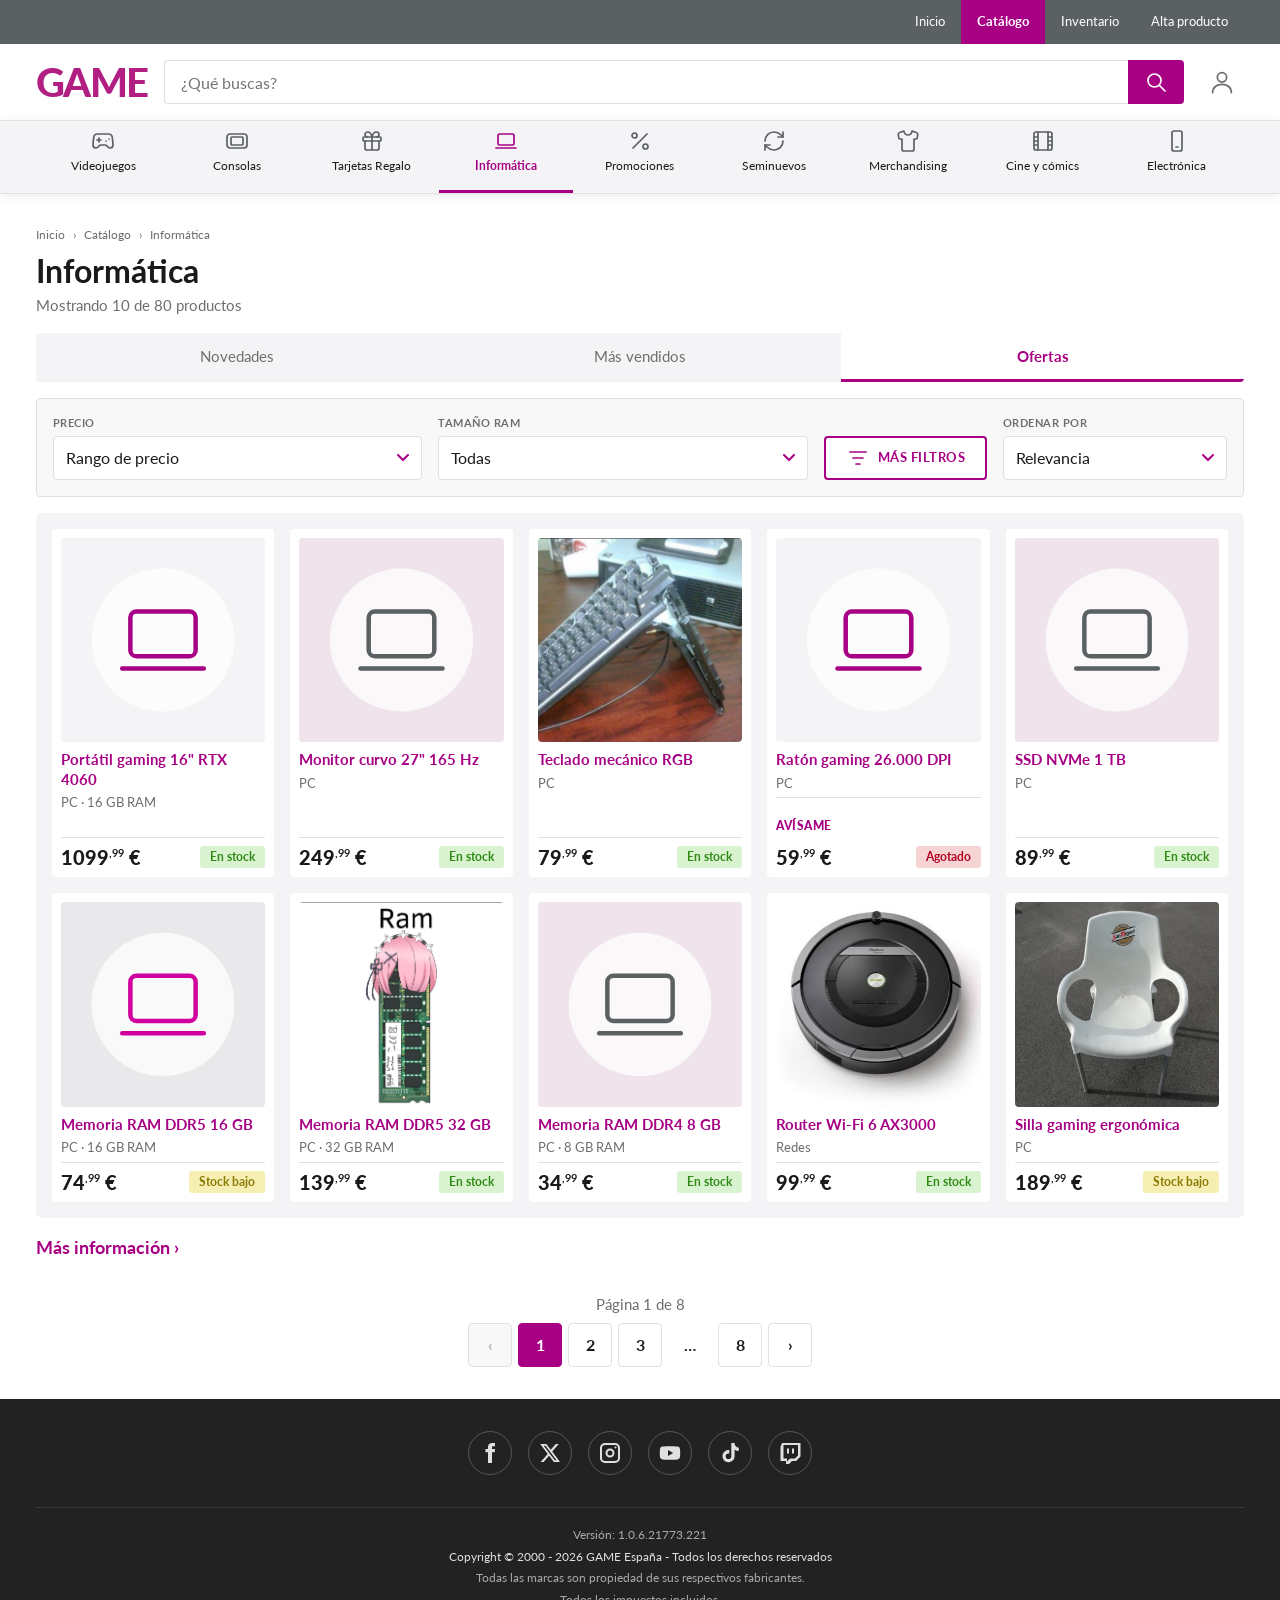
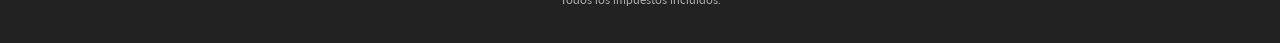
<file: catalogo-informatica.html>
<!DOCTYPE html>
<html lang="es">
<head>
  <meta charset="UTF-8">
  <meta name="viewport" content="width=device-width, initial-scale=1">
  <meta name="description" content="Catálogo de informática del almacén GAME.">
  <title>Informática | GAME Almacén</title>
  <link rel="icon" href="img/favicon.svg" type="image/svg+xml">
  <link rel="preconnect" href="https://fonts.googleapis.com">
  <link rel="preconnect" href="https://fonts.gstatic.com" crossorigin>
  <link rel="stylesheet" href="https://fonts.googleapis.com/css2?family=Lato:wght@400;700;900&display=swap">
  <link rel="stylesheet" href="css/estilos.css">
</head>
<body>
  <a class="saltar" href="#contenido">Saltar al contenido</a>
  <nav class="menu-principal" aria-label="Menú principal">
    <ul class="contenedor menu-lista">
      <li><a href="index.html">Inicio</a></li>
      <li><a href="catalogo.html" class="activo" aria-current="page">Catálogo</a></li>
      <li><a href="inventario.html">Inventario</a></li>
      <li><a href="alta.html">Alta producto</a></li>
    </ul>
  </nav>
  <header class="cabecera">
    <div class="contenedor cabecera-fila">
      <a class="logo" href="index.html" aria-label="GAME, ir al inicio">GAME</a>
      <form class="buscador" role="search" action="catalogo.html">
        <label class="solo-lector" for="buscar">Buscar productos</label>
        <input id="buscar" type="search" name="q" placeholder="¿Qué buscas?">
        <button type="submit" aria-label="Buscar"><svg class="icono " viewBox="0 0 24 24" aria-hidden="true" focusable="false"><circle cx="10.5" cy="10.5" r="6.5"/><path d="M15.5 15.5L21 21"/></svg></button>
      </form>
      <div class="cabecera-iconos">
        <a href="alta.html" aria-label="Mi cuenta"><svg class="icono " viewBox="0 0 24 24" aria-hidden="true" focusable="false"><circle cx="12" cy="8" r="4"/><path d="M4 21c0-4.4 3.6-7 8-7s8 2.6 8 7"/></svg></a>
      </div>
    </div>
  </header>
  <nav class="categorias" aria-label="Categorías de productos">
    <ul class="contenedor categorias-lista">
      <li><a href="catalogo-videojuegos.html"><svg class="icono " viewBox="0 0 24 24" aria-hidden="true" focusable="false"><path d="M6 11h4M8 9v4M15 12h.01M18 10h.01"/><path d="M17.32 5H6.68a4 4 0 0 0-3.978 3.59C2.604 9.416 2 14.456 2 16a3 3 0 0 0 3 3c1 0 1.5-.5 2-1l1.414-1.414A2 2 0 0 1 9.828 16h4.344a2 2 0 0 1 1.414.586L17 18c.5.5 1 1 2 1a3 3 0 0 0 3-3c0-1.545-.604-6.584-.685-7.258A4 4 0 0 0 17.32 5z"/></svg>Videojuegos</a></li>
      <li><a href="catalogo-consolas.html"><svg class="icono " viewBox="0 0 24 24" aria-hidden="true" focusable="false"><rect x="2" y="5" width="20" height="14" rx="3"/><rect x="6" y="8" width="12" height="8" rx="1"/></svg>Consolas</a></li>
      <li><a href="catalogo-tarjetas-regalo.html"><svg class="icono " viewBox="0 0 24 24" aria-hidden="true" focusable="false"><rect x="3" y="8" width="18" height="4" rx="1"/><path d="M12 8v13M19 12v7a2 2 0 0 1-2 2H7a2 2 0 0 1-2-2v-7M7.5 8a2.5 2.5 0 0 1 0-5C11 3 12 8 12 8s1-5 4.5-5a2.5 2.5 0 0 1 0 5"/></svg>Tarjetas Regalo</a></li>
      <li><a href="catalogo-informatica.html" class="activo" aria-current="page"><svg class="icono " viewBox="0 0 24 24" aria-hidden="true" focusable="false"><rect x="4" y="5" width="16" height="11" rx="1.5"/><path d="M2 19h20"/></svg>Informática</a></li>
      <li><a href="catalogo-promociones.html"><svg class="icono " viewBox="0 0 24 24" aria-hidden="true" focusable="false"><path d="M19 5L5 19"/><circle cx="6.5" cy="6.5" r="2.5"/><circle cx="17.5" cy="17.5" r="2.5"/></svg>Promociones</a></li>
      <li><a href="catalogo-seminuevos.html"><svg class="icono " viewBox="0 0 24 24" aria-hidden="true" focusable="false"><path d="M3 12a9 9 0 0 1 9-9 9.75 9.75 0 0 1 6.74 2.74L21 8"/><path d="M21 3v5h-5"/><path d="M21 12a9 9 0 0 1-9 9 9.75 9.75 0 0 1-6.74-2.74L3 16"/><path d="M8 16H3v5"/></svg>Seminuevos</a></li>
      <li><a href="catalogo-merchandising.html"><svg class="icono " viewBox="0 0 24 24" aria-hidden="true" focusable="false"><path d="M20.38 3.46 16 2a4 4 0 0 1-8 0L3.62 3.46a2 2 0 0 0-1.34 2.23l.58 3.47a1 1 0 0 0 .99.84H6v10c0 1.1.9 2 2 2h8a2 2 0 0 0 2-2V10h2.15a1 1 0 0 0 .99-.84l.58-3.47a2 2 0 0 0-1.34-2.23z"/></svg>Merchandising</a></li>
      <li><a href="catalogo-cine-comics.html"><svg class="icono " viewBox="0 0 24 24" aria-hidden="true" focusable="false"><rect x="3" y="3" width="18" height="18" rx="2"/><path d="M7 3v18M17 3v18M3 8h4M3 12h4M3 16h4M17 8h4M17 12h4M17 16h4"/></svg>Cine y cómics</a></li>
      <li><a href="catalogo-electronica.html"><svg class="icono " viewBox="0 0 24 24" aria-hidden="true" focusable="false"><rect x="7" y="2" width="10" height="20" rx="2"/><path d="M11 18h2"/></svg>Electrónica</a></li>
    </ul>
  </nav>
  <main class="principal" id="contenido">
    <div class="contenedor">
      <nav class="migas" aria-label="Migas de pan">
        <ol><li><a href="index.html">Inicio</a></li><li><a href="catalogo.html">Catálogo</a></li><li aria-current="page">Informática</li></ol>
      </nav>
      <h1 class="titulo-pagina">Informática</h1>
      <p class="subtitulo">Mostrando 10 de 80 productos</p>
      <nav class="pestanas" aria-label="Selección de promoción">
        <a href="#">Novedades</a><a href="#">Más vendidos</a><a class="activo" href="#" aria-current="true">Ofertas</a>
      </nav>
      <section class="filtros" aria-label="Filtros y ordenación">
        <form class="filtros-form" action="#">
          <div class="campo-filtro">
            <label for="f-precio">Precio</label>
            <select class="select" id="f-precio" name="precio">
              <option>Rango de precio</option><option>Menos de 20 €</option><option>20 € - 50 €</option><option>Más de 50 €</option>
            </select>
          </div>
          <div class="campo-filtro">
          <label for="f-ram">Tamaño RAM</label>
          <select class="select" id="f-ram" name="ram">
            <option>Todas</option><option>8 GB</option><option>16 GB</option><option>32 GB</option>
          </select>
        </div>
          <details class="mas-filtros">
            <summary class="boton boton-secundario"><svg class="icono " viewBox="0 0 24 24" aria-hidden="true" focusable="false"><path d="M4 6h16M7 12h10M10 18h4"/></svg> Más filtros</summary>
            <div class="mas-filtros-panel">
              <label class="control"><input type="checkbox" name="disponible" checked> Disponible</label>
              <label class="control"><input type="checkbox" name="oferta"> En oferta</label>
              <label class="control"><input type="checkbox" name="seminuevo"> Seminuevo</label>
            </div>
          </details>
          <div class="campo-filtro campo-orden">
            <label for="f-orden">Ordenar por</label>
            <select class="select" id="f-orden" name="orden">
              <option>Relevancia</option><option>Precio: menor a mayor</option><option>Precio: mayor a menor</option><option>Más vendidos</option><option>Novedades</option>
            </select>
          </div>
        </form>
      </section>
      <section aria-labelledby="titulo-listado">
        <h2 class="solo-lector" id="titulo-listado">Listado de productos</h2>
        <div class="rejilla-productos">
        <article class="tarjeta">
          <figure class="tarjeta-imagen">
            <img src="img/productos/informatica-1.svg" alt="Imagen de ejemplo de Portátil gaming 16&quot; RTX 4060" width="400" height="400" loading="lazy">
            
          </figure>
          <div class="tarjeta-cuerpo">
            <h3 class="tarjeta-nombre"><a href="#">Portátil gaming 16&quot; RTX 4060</a></h3>
            <p class="tarjeta-plataforma">PC · 16 GB RAM</p>
            <div class="tarjeta-pie">
              <div class="tarjeta-compra"><p class="precio">1099<sup>,99</sup> €</p></div>
              <span class="etiqueta-stock stock-ok">En stock</span>
            </div>
          </div>
        </article>
        <article class="tarjeta">
          <figure class="tarjeta-imagen">
            <img src="img/productos/informatica-2.svg" alt="Imagen de ejemplo de Monitor curvo 27&quot; 165 Hz" width="400" height="400" loading="lazy">
            
          </figure>
          <div class="tarjeta-cuerpo">
            <h3 class="tarjeta-nombre"><a href="#">Monitor curvo 27&quot; 165 Hz</a></h3>
            <p class="tarjeta-plataforma">PC</p>
            <div class="tarjeta-pie">
              <div class="tarjeta-compra"><p class="precio">249<sup>,99</sup> €</p></div>
              <span class="etiqueta-stock stock-ok">En stock</span>
            </div>
          </div>
        </article>
        <article class="tarjeta">
          <figure class="tarjeta-imagen">
            <img src="img/productos/p_teclado.png" alt="Imagen de ejemplo de Teclado mecánico RGB" width="400" height="400" loading="lazy">
            
          </figure>
          <div class="tarjeta-cuerpo">
            <h3 class="tarjeta-nombre"><a href="#">Teclado mecánico RGB</a></h3>
            <p class="tarjeta-plataforma">PC</p>
            <div class="tarjeta-pie">
              <div class="tarjeta-compra"><p class="precio">79<sup>,99</sup> €</p></div>
              <span class="etiqueta-stock stock-ok">En stock</span>
            </div>
          </div>
        </article>
        <article class="tarjeta">
          <figure class="tarjeta-imagen">
            <img src="img/productos/informatica-1.svg" alt="Imagen de ejemplo de Ratón gaming 26.000 DPI" width="400" height="400" loading="lazy">
            
          </figure>
          <div class="tarjeta-cuerpo">
            <h3 class="tarjeta-nombre"><a href="#">Ratón gaming 26.000 DPI</a></h3>
            <p class="tarjeta-plataforma">PC</p>
            <div class="tarjeta-pie">
              <div class="tarjeta-compra"><a class="enlace-accion" href="#">Avísame</a><p class="precio">59<sup>,99</sup> €</p></div>
              <span class="etiqueta-stock stock-agotado">Agotado</span>
            </div>
          </div>
        </article>
        <article class="tarjeta">
          <figure class="tarjeta-imagen">
            <img src="img/productos/informatica-2.svg" alt="Imagen de ejemplo de SSD NVMe 1 TB" width="400" height="400" loading="lazy">
            
          </figure>
          <div class="tarjeta-cuerpo">
            <h3 class="tarjeta-nombre"><a href="#">SSD NVMe 1 TB</a></h3>
            <p class="tarjeta-plataforma">PC</p>
            <div class="tarjeta-pie">
              <div class="tarjeta-compra"><p class="precio">89<sup>,99</sup> €</p></div>
              <span class="etiqueta-stock stock-ok">En stock</span>
            </div>
          </div>
        </article>
        <article class="tarjeta">
          <figure class="tarjeta-imagen">
            <img src="img/productos/informatica-3.svg" alt="Imagen de ejemplo de Memoria RAM DDR5 16 GB" width="400" height="400" loading="lazy">
            
          </figure>
          <div class="tarjeta-cuerpo">
            <h3 class="tarjeta-nombre"><a href="#">Memoria RAM DDR5 16 GB</a></h3>
            <p class="tarjeta-plataforma">PC · 16 GB RAM</p>
            <div class="tarjeta-pie">
              <div class="tarjeta-compra"><p class="precio">74<sup>,99</sup> €</p></div>
              <span class="etiqueta-stock stock-bajo">Stock bajo</span>
            </div>
          </div>
        </article>
        <article class="tarjeta">
          <figure class="tarjeta-imagen">
            <img src="img/productos/p_ram.png" alt="Imagen de ejemplo de Memoria RAM DDR5 32 GB" width="400" height="400" loading="lazy">
            
          </figure>
          <div class="tarjeta-cuerpo">
            <h3 class="tarjeta-nombre"><a href="#">Memoria RAM DDR5 32 GB</a></h3>
            <p class="tarjeta-plataforma">PC · 32 GB RAM</p>
            <div class="tarjeta-pie">
              <div class="tarjeta-compra"><p class="precio">139<sup>,99</sup> €</p></div>
              <span class="etiqueta-stock stock-ok">En stock</span>
            </div>
          </div>
        </article>
        <article class="tarjeta">
          <figure class="tarjeta-imagen">
            <img src="img/productos/informatica-2.svg" alt="Imagen de ejemplo de Memoria RAM DDR4 8 GB" width="400" height="400" loading="lazy">
            
          </figure>
          <div class="tarjeta-cuerpo">
            <h3 class="tarjeta-nombre"><a href="#">Memoria RAM DDR4 8 GB</a></h3>
            <p class="tarjeta-plataforma">PC · 8 GB RAM</p>
            <div class="tarjeta-pie">
              <div class="tarjeta-compra"><p class="precio">34<sup>,99</sup> €</p></div>
              <span class="etiqueta-stock stock-ok">En stock</span>
            </div>
          </div>
        </article>
        <article class="tarjeta">
          <figure class="tarjeta-imagen">
            <img src="img/productos/p_router.png" alt="Imagen de ejemplo de Router Wi-Fi 6 AX3000" width="400" height="400" loading="lazy">
            
          </figure>
          <div class="tarjeta-cuerpo">
            <h3 class="tarjeta-nombre"><a href="#">Router Wi-Fi 6 AX3000</a></h3>
            <p class="tarjeta-plataforma">Redes</p>
            <div class="tarjeta-pie">
              <div class="tarjeta-compra"><p class="precio">99<sup>,99</sup> €</p></div>
              <span class="etiqueta-stock stock-ok">En stock</span>
            </div>
          </div>
        </article>
        <article class="tarjeta">
          <figure class="tarjeta-imagen">
            <img src="img/productos/p_silla.png" alt="Imagen de ejemplo de Silla gaming ergonómica" width="400" height="400" loading="lazy">
            
          </figure>
          <div class="tarjeta-cuerpo">
            <h3 class="tarjeta-nombre"><a href="#">Silla gaming ergonómica</a></h3>
            <p class="tarjeta-plataforma">PC</p>
            <div class="tarjeta-pie">
              <div class="tarjeta-compra"><p class="precio">189<sup>,99</sup> €</p></div>
              <span class="etiqueta-stock stock-bajo">Stock bajo</span>
            </div>
          </div>
        </article>
        </div>
      </section>
      <a class="enlace-mas-info" href="catalogo.html">Más información <span aria-hidden="true">›</span></a>
      <nav class="paginacion" aria-label="Paginación">
        <p class="paginacion-texto">Página 1 de 8</p>
        <ul class="paginacion-lista">
          <li><span class="pag-item desactivado" aria-disabled="true" aria-label="Página anterior">‹</span></li>
          <li><a class="pag-item activo" href="#" aria-current="page">1</a></li>
          <li><a class="pag-item" href="#">2</a></li>
          <li><a class="pag-item" href="#">3</a></li>
          <li><span class="pag-item pag-puntos" aria-hidden="true">…</span></li>
          <li><a class="pag-item" href="#">8</a></li>
          <li><a class="pag-item" href="#" aria-label="Página siguiente">›</a></li>
        </ul>
      </nav>
    </div>
  </main>
  <footer class="pie">
    <div class="contenedor pie-contenido">
      <ul class="redes" aria-label="Redes sociales">
        <li><a href="#" aria-label="Facebook"><svg class="icono icono-relleno" viewBox="0 0 24 24" aria-hidden="true" focusable="false"><path d="M14 8V6.5c0-.8.2-1.2 1.3-1.2H17V2h-2.6C11.2 2 10 3.8 10 6.2V8H7.5v3.3H10V22h4V11.3h2.7L17 8z"/></svg></a></li>
        <li><a href="#" aria-label="X / Twitter"><svg class="icono icono-relleno" viewBox="0 0 24 24" aria-hidden="true" focusable="false"><path d="M17.8 3h3L14.2 10.6 22 21h-6.1l-4.8-6.3L5.6 21h-3l7.1-8.1L2.2 3h6.2l4.3 5.7zm-1 16.2h1.7L7.5 4.7H5.7z"/></svg></a></li>
        <li><a href="#" aria-label="Instagram"><svg class="icono icono-relleno" viewBox="0 0 24 24" aria-hidden="true" focusable="false"><path d="M7 2h10a5 5 0 0 1 5 5v10a5 5 0 0 1-5 5H7a5 5 0 0 1-5-5V7a5 5 0 0 1 5-5zm0 2a3 3 0 0 0-3 3v10a3 3 0 0 0 3 3h10a3 3 0 0 0 3-3V7a3 3 0 0 0-3-3zm5 3.5a4.5 4.5 0 1 1 0 9 4.5 4.5 0 0 1 0-9zm0 2a2.5 2.5 0 1 0 0 5 2.5 2.5 0 0 0 0-5zM17.5 5.5a1 1 0 1 1 0 2 1 1 0 0 1 0-2z"/></svg></a></li>
        <li><a href="#" aria-label="YouTube"><svg class="icono icono-relleno" viewBox="0 0 24 24" aria-hidden="true" focusable="false"><path d="M22 8.2c-.2-1.5-1-2.4-2.4-2.6C17.8 5.3 12 5.3 12 5.3s-5.8 0-7.6.3C3 5.8 2.2 6.7 2 8.2 1.8 9.7 1.8 12 1.8 12s0 2.3.2 3.8c.2 1.5 1 2.4 2.4 2.6 1.8.3 7.6.3 7.6.3s5.8 0 7.6-.3c1.4-.2 2.2-1.100 2.4-2.6.2-1.500.2-3.800.2-3.800s0-2.300-.2-3.800zM10 15V9l5.200 3z"/></svg></a></li>
        <li><a href="#" aria-label="TikTok"><svg class="icono icono-relleno" viewBox="0 0 24 24" aria-hidden="true" focusable="false"><path d="M16.6 2h-3.3v13.2a2.800 2.800 0 1 1-2.800-2.800c.3 0 .6 0 .8.1V9.1a6.100 6.100 0 1 0 5.300 6.100V8.700a7.300 7.300 0 0 0 4.200 1.300V6.700A4.300 4.300 0 0 1 16.600 2z"/></svg></a></li>
        <li><a href="#" aria-label="Twitch"><svg class="icono icono-relleno" viewBox="0 0 24 24" aria-hidden="true" focusable="false"><path d="M4 2L2.500 6v14H8v3h3l3-3h4l4.500-4.500V2zm16 12.500L17 17.500h-5l-3 3v-3H5.500V4H20zM16 7.500h-2v5h2zm-5 0H9v5h2z"/></svg></a></li>
      </ul>
      <div class="legal">
        <p>Versión: 1.0.6.21773.221</p>
        <p>Copyright © 2000 - 2026 GAME España - Todos los derechos reservados</p>
        <p>Todas las marcas son propiedad de sus respectivos fabricantes.</p>
        <p>Todos los impuestos incluidos.</p>
      </div>
    </div>
  </footer>
</body>
</html>
</file>
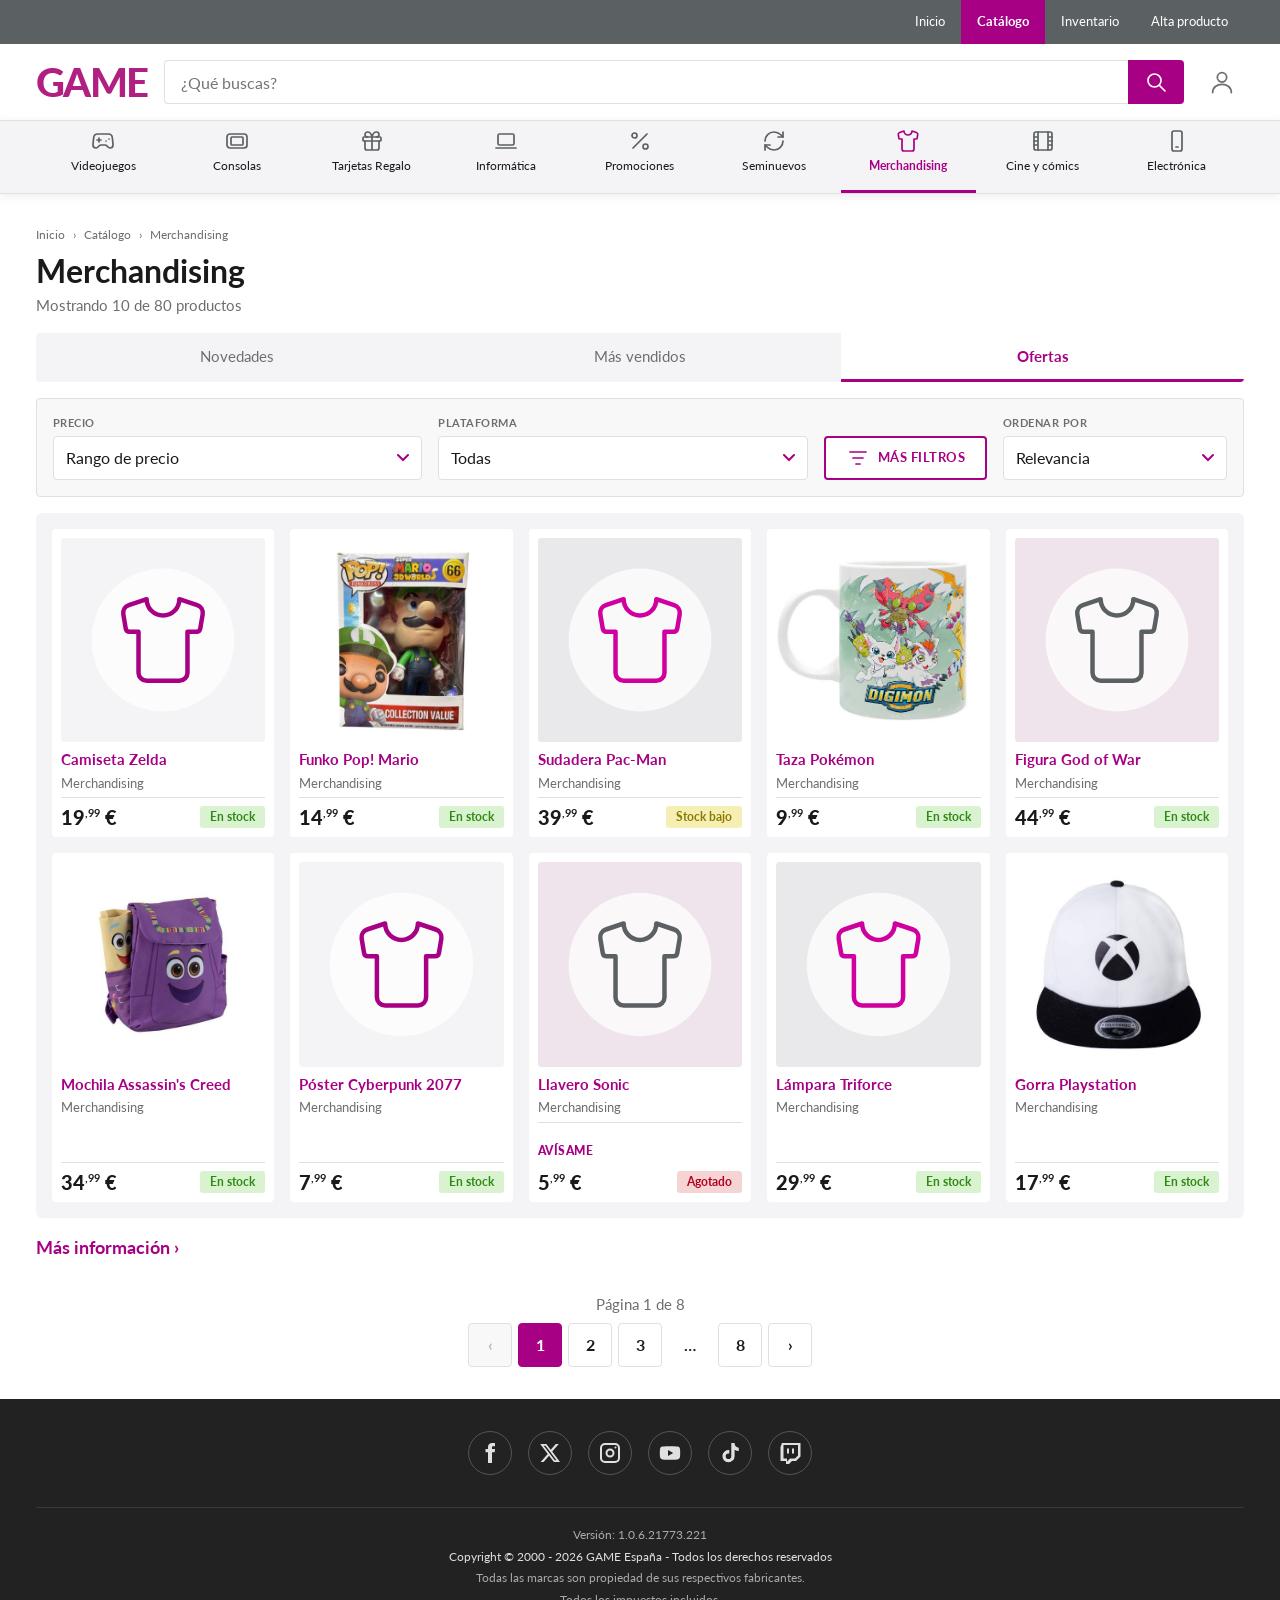
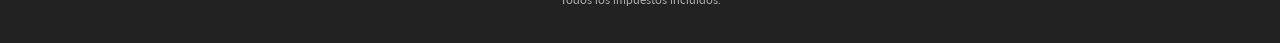
<file: catalogo-merchandising.html>
<!DOCTYPE html>
<html lang="es">
<head>
  <meta charset="UTF-8">
  <meta name="viewport" content="width=device-width, initial-scale=1">
  <meta name="description" content="Catálogo de merchandising del almacén GAME.">
  <title>Merchandising | GAME Almacén</title>
  <link rel="icon" href="img/favicon.svg" type="image/svg+xml">
  <link rel="preconnect" href="https://fonts.googleapis.com">
  <link rel="preconnect" href="https://fonts.gstatic.com" crossorigin>
  <link rel="stylesheet" href="https://fonts.googleapis.com/css2?family=Lato:wght@400;700;900&display=swap">
  <link rel="stylesheet" href="css/estilos.css">
</head>
<body>
  <a class="saltar" href="#contenido">Saltar al contenido</a>
  <nav class="menu-principal" aria-label="Menú principal">
    <ul class="contenedor menu-lista">
      <li><a href="index.html">Inicio</a></li>
      <li><a href="catalogo.html" class="activo" aria-current="page">Catálogo</a></li>
      <li><a href="inventario.html">Inventario</a></li>
      <li><a href="alta.html">Alta producto</a></li>
    </ul>
  </nav>
  <header class="cabecera">
    <div class="contenedor cabecera-fila">
      <a class="logo" href="index.html" aria-label="GAME, ir al inicio">GAME</a>
      <form class="buscador" role="search" action="catalogo.html">
        <label class="solo-lector" for="buscar">Buscar productos</label>
        <input id="buscar" type="search" name="q" placeholder="¿Qué buscas?">
        <button type="submit" aria-label="Buscar"><svg class="icono " viewBox="0 0 24 24" aria-hidden="true" focusable="false"><circle cx="10.5" cy="10.5" r="6.5"/><path d="M15.5 15.5L21 21"/></svg></button>
      </form>
      <div class="cabecera-iconos">
        <a href="alta.html" aria-label="Mi cuenta"><svg class="icono " viewBox="0 0 24 24" aria-hidden="true" focusable="false"><circle cx="12" cy="8" r="4"/><path d="M4 21c0-4.4 3.6-7 8-7s8 2.6 8 7"/></svg></a>
      </div>
    </div>
  </header>
  <nav class="categorias" aria-label="Categorías de productos">
    <ul class="contenedor categorias-lista">
      <li><a href="catalogo-videojuegos.html"><svg class="icono " viewBox="0 0 24 24" aria-hidden="true" focusable="false"><path d="M6 11h4M8 9v4M15 12h.01M18 10h.01"/><path d="M17.32 5H6.68a4 4 0 0 0-3.978 3.59C2.604 9.416 2 14.456 2 16a3 3 0 0 0 3 3c1 0 1.5-.5 2-1l1.414-1.414A2 2 0 0 1 9.828 16h4.344a2 2 0 0 1 1.414.586L17 18c.5.5 1 1 2 1a3 3 0 0 0 3-3c0-1.545-.604-6.584-.685-7.258A4 4 0 0 0 17.32 5z"/></svg>Videojuegos</a></li>
      <li><a href="catalogo-consolas.html"><svg class="icono " viewBox="0 0 24 24" aria-hidden="true" focusable="false"><rect x="2" y="5" width="20" height="14" rx="3"/><rect x="6" y="8" width="12" height="8" rx="1"/></svg>Consolas</a></li>
      <li><a href="catalogo-tarjetas-regalo.html"><svg class="icono " viewBox="0 0 24 24" aria-hidden="true" focusable="false"><rect x="3" y="8" width="18" height="4" rx="1"/><path d="M12 8v13M19 12v7a2 2 0 0 1-2 2H7a2 2 0 0 1-2-2v-7M7.5 8a2.5 2.5 0 0 1 0-5C11 3 12 8 12 8s1-5 4.5-5a2.5 2.5 0 0 1 0 5"/></svg>Tarjetas Regalo</a></li>
      <li><a href="catalogo-informatica.html"><svg class="icono " viewBox="0 0 24 24" aria-hidden="true" focusable="false"><rect x="4" y="5" width="16" height="11" rx="1.5"/><path d="M2 19h20"/></svg>Informática</a></li>
      <li><a href="catalogo-promociones.html"><svg class="icono " viewBox="0 0 24 24" aria-hidden="true" focusable="false"><path d="M19 5L5 19"/><circle cx="6.5" cy="6.5" r="2.5"/><circle cx="17.5" cy="17.5" r="2.5"/></svg>Promociones</a></li>
      <li><a href="catalogo-seminuevos.html"><svg class="icono " viewBox="0 0 24 24" aria-hidden="true" focusable="false"><path d="M3 12a9 9 0 0 1 9-9 9.75 9.75 0 0 1 6.74 2.74L21 8"/><path d="M21 3v5h-5"/><path d="M21 12a9 9 0 0 1-9 9 9.75 9.75 0 0 1-6.74-2.74L3 16"/><path d="M8 16H3v5"/></svg>Seminuevos</a></li>
      <li><a href="catalogo-merchandising.html" class="activo" aria-current="page"><svg class="icono " viewBox="0 0 24 24" aria-hidden="true" focusable="false"><path d="M20.38 3.46 16 2a4 4 0 0 1-8 0L3.62 3.46a2 2 0 0 0-1.34 2.23l.58 3.47a1 1 0 0 0 .99.84H6v10c0 1.1.9 2 2 2h8a2 2 0 0 0 2-2V10h2.15a1 1 0 0 0 .99-.84l.58-3.47a2 2 0 0 0-1.34-2.23z"/></svg>Merchandising</a></li>
      <li><a href="catalogo-cine-comics.html"><svg class="icono " viewBox="0 0 24 24" aria-hidden="true" focusable="false"><rect x="3" y="3" width="18" height="18" rx="2"/><path d="M7 3v18M17 3v18M3 8h4M3 12h4M3 16h4M17 8h4M17 12h4M17 16h4"/></svg>Cine y cómics</a></li>
      <li><a href="catalogo-electronica.html"><svg class="icono " viewBox="0 0 24 24" aria-hidden="true" focusable="false"><rect x="7" y="2" width="10" height="20" rx="2"/><path d="M11 18h2"/></svg>Electrónica</a></li>
    </ul>
  </nav>
  <main class="principal" id="contenido">
    <div class="contenedor">
      <nav class="migas" aria-label="Migas de pan">
        <ol><li><a href="index.html">Inicio</a></li><li><a href="catalogo.html">Catálogo</a></li><li aria-current="page">Merchandising</li></ol>
      </nav>
      <h1 class="titulo-pagina">Merchandising</h1>
      <p class="subtitulo">Mostrando 10 de 80 productos</p>
      <nav class="pestanas" aria-label="Selección de promoción">
        <a href="#">Novedades</a><a href="#">Más vendidos</a><a class="activo" href="#" aria-current="true">Ofertas</a>
      </nav>
      <section class="filtros" aria-label="Filtros y ordenación">
        <form class="filtros-form" action="#">
          <div class="campo-filtro">
            <label for="f-precio">Precio</label>
            <select class="select" id="f-precio" name="precio">
              <option>Rango de precio</option><option>Menos de 20 €</option><option>20 € - 50 €</option><option>Más de 50 €</option>
            </select>
          </div>
          <div class="campo-filtro">
          <label for="f-plat">Plataforma</label>
          <select class="select" id="f-plat" name="plataforma">
            <option>Todas</option><option>PS5</option><option>Xbox</option><option>Nintendo Switch</option><option>PC</option>
          </select>
        </div>
          <details class="mas-filtros">
            <summary class="boton boton-secundario"><svg class="icono " viewBox="0 0 24 24" aria-hidden="true" focusable="false"><path d="M4 6h16M7 12h10M10 18h4"/></svg> Más filtros</summary>
            <div class="mas-filtros-panel">
              <label class="control"><input type="checkbox" name="disponible" checked> Disponible</label>
              <label class="control"><input type="checkbox" name="oferta"> En oferta</label>
              <label class="control"><input type="checkbox" name="seminuevo"> Seminuevo</label>
            </div>
          </details>
          <div class="campo-filtro campo-orden">
            <label for="f-orden">Ordenar por</label>
            <select class="select" id="f-orden" name="orden">
              <option>Relevancia</option><option>Precio: menor a mayor</option><option>Precio: mayor a menor</option><option>Más vendidos</option><option>Novedades</option>
            </select>
          </div>
        </form>
      </section>
      <section aria-labelledby="titulo-listado">
        <h2 class="solo-lector" id="titulo-listado">Listado de productos</h2>
        <div class="rejilla-productos">
        <article class="tarjeta">
          <figure class="tarjeta-imagen">
            <img src="img/productos/merchandising-1.svg" alt="Imagen de ejemplo de Camiseta Zelda" width="400" height="400" loading="lazy">
            
          </figure>
          <div class="tarjeta-cuerpo">
            <h3 class="tarjeta-nombre"><a href="#">Camiseta Zelda</a></h3>
            <p class="tarjeta-plataforma">Merchandising</p>
            <div class="tarjeta-pie">
              <div class="tarjeta-compra"><p class="precio">19<sup>,99</sup> €</p></div>
              <span class="etiqueta-stock stock-ok">En stock</span>
            </div>
          </div>
        </article>
        <article class="tarjeta">
          <figure class="tarjeta-imagen">
            <img src="img/productos/p_funko.png" alt="Imagen de ejemplo de Funko Pop! Mario" width="400" height="400" loading="lazy">
            
          </figure>
          <div class="tarjeta-cuerpo">
            <h3 class="tarjeta-nombre"><a href="#">Funko Pop! Mario</a></h3>
            <p class="tarjeta-plataforma">Merchandising</p>
            <div class="tarjeta-pie">
              <div class="tarjeta-compra"><p class="precio">14<sup>,99</sup> €</p></div>
              <span class="etiqueta-stock stock-ok">En stock</span>
            </div>
          </div>
        </article>
        <article class="tarjeta">
          <figure class="tarjeta-imagen">
            <img src="img/productos/merchandising-3.svg" alt="Imagen de ejemplo de Sudadera Pac-Man" width="400" height="400" loading="lazy">
            
          </figure>
          <div class="tarjeta-cuerpo">
            <h3 class="tarjeta-nombre"><a href="#">Sudadera Pac-Man</a></h3>
            <p class="tarjeta-plataforma">Merchandising</p>
            <div class="tarjeta-pie">
              <div class="tarjeta-compra"><p class="precio">39<sup>,99</sup> €</p></div>
              <span class="etiqueta-stock stock-bajo">Stock bajo</span>
            </div>
          </div>
        </article>
        <article class="tarjeta">
          <figure class="tarjeta-imagen">
            <img src="img/productos/p_taza.png" alt="Imagen de ejemplo de Taza Pokémon" width="400" height="400" loading="lazy">
            
          </figure>
          <div class="tarjeta-cuerpo">
            <h3 class="tarjeta-nombre"><a href="#">Taza Pokémon</a></h3>
            <p class="tarjeta-plataforma">Merchandising</p>
            <div class="tarjeta-pie">
              <div class="tarjeta-compra"><p class="precio">9<sup>,99</sup> €</p></div>
              <span class="etiqueta-stock stock-ok">En stock</span>
            </div>
          </div>
        </article>
        <article class="tarjeta">
          <figure class="tarjeta-imagen">
            <img src="img/productos/merchandising-2.svg" alt="Imagen de ejemplo de Figura God of War" width="400" height="400" loading="lazy">
            
          </figure>
          <div class="tarjeta-cuerpo">
            <h3 class="tarjeta-nombre"><a href="#">Figura God of War</a></h3>
            <p class="tarjeta-plataforma">Merchandising</p>
            <div class="tarjeta-pie">
              <div class="tarjeta-compra"><p class="precio">44<sup>,99</sup> €</p></div>
              <span class="etiqueta-stock stock-ok">En stock</span>
            </div>
          </div>
        </article>
        <article class="tarjeta">
          <figure class="tarjeta-imagen">
            <img src="img/productos/p_mochila.png" alt="Imagen de ejemplo de Mochila Assassin's Creed" width="400" height="400" loading="lazy">
            
          </figure>
          <div class="tarjeta-cuerpo">
            <h3 class="tarjeta-nombre"><a href="#">Mochila Assassin's Creed</a></h3>
            <p class="tarjeta-plataforma">Merchandising</p>
            <div class="tarjeta-pie">
              <div class="tarjeta-compra"><p class="precio">34<sup>,99</sup> €</p></div>
              <span class="etiqueta-stock stock-ok">En stock</span>
            </div>
          </div>
        </article>
        <article class="tarjeta">
          <figure class="tarjeta-imagen">
            <img src="img/productos/merchandising-1.svg" alt="Imagen de ejemplo de Póster Cyberpunk 2077" width="400" height="400" loading="lazy">
            
          </figure>
          <div class="tarjeta-cuerpo">
            <h3 class="tarjeta-nombre"><a href="#">Póster Cyberpunk 2077</a></h3>
            <p class="tarjeta-plataforma">Merchandising</p>
            <div class="tarjeta-pie">
              <div class="tarjeta-compra"><p class="precio">7<sup>,99</sup> €</p></div>
              <span class="etiqueta-stock stock-ok">En stock</span>
            </div>
          </div>
        </article>
        <article class="tarjeta">
          <figure class="tarjeta-imagen">
            <img src="img/productos/merchandising-2.svg" alt="Imagen de ejemplo de Llavero Sonic" width="400" height="400" loading="lazy">
            
          </figure>
          <div class="tarjeta-cuerpo">
            <h3 class="tarjeta-nombre"><a href="#">Llavero Sonic</a></h3>
            <p class="tarjeta-plataforma">Merchandising</p>
            <div class="tarjeta-pie">
              <div class="tarjeta-compra"><a class="enlace-accion" href="#">Avísame</a><p class="precio">5<sup>,99</sup> €</p></div>
              <span class="etiqueta-stock stock-agotado">Agotado</span>
            </div>
          </div>
        </article>
        <article class="tarjeta">
          <figure class="tarjeta-imagen">
            <img src="img/productos/merchandising-3.svg" alt="Imagen de ejemplo de Lámpara Triforce" width="400" height="400" loading="lazy">
            
          </figure>
          <div class="tarjeta-cuerpo">
            <h3 class="tarjeta-nombre"><a href="#">Lámpara Triforce</a></h3>
            <p class="tarjeta-plataforma">Merchandising</p>
            <div class="tarjeta-pie">
              <div class="tarjeta-compra"><p class="precio">29<sup>,99</sup> €</p></div>
              <span class="etiqueta-stock stock-ok">En stock</span>
            </div>
          </div>
        </article>
        <article class="tarjeta">
          <figure class="tarjeta-imagen">
            <img src="img/productos/p_gorra.png" alt="Imagen de ejemplo de Gorra Playstation" width="400" height="400" loading="lazy">
            
          </figure>
          <div class="tarjeta-cuerpo">
            <h3 class="tarjeta-nombre"><a href="#">Gorra Playstation</a></h3>
            <p class="tarjeta-plataforma">Merchandising</p>
            <div class="tarjeta-pie">
              <div class="tarjeta-compra"><p class="precio">17<sup>,99</sup> €</p></div>
              <span class="etiqueta-stock stock-ok">En stock</span>
            </div>
          </div>
        </article>
        </div>
      </section>
      <a class="enlace-mas-info" href="catalogo.html">Más información <span aria-hidden="true">›</span></a>
      <nav class="paginacion" aria-label="Paginación">
        <p class="paginacion-texto">Página 1 de 8</p>
        <ul class="paginacion-lista">
          <li><span class="pag-item desactivado" aria-disabled="true" aria-label="Página anterior">‹</span></li>
          <li><a class="pag-item activo" href="#" aria-current="page">1</a></li>
          <li><a class="pag-item" href="#">2</a></li>
          <li><a class="pag-item" href="#">3</a></li>
          <li><span class="pag-item pag-puntos" aria-hidden="true">…</span></li>
          <li><a class="pag-item" href="#">8</a></li>
          <li><a class="pag-item" href="#" aria-label="Página siguiente">›</a></li>
        </ul>
      </nav>
    </div>
  </main>
  <footer class="pie">
    <div class="contenedor pie-contenido">
      <ul class="redes" aria-label="Redes sociales">
        <li><a href="#" aria-label="Facebook"><svg class="icono icono-relleno" viewBox="0 0 24 24" aria-hidden="true" focusable="false"><path d="M14 8V6.5c0-.8.2-1.2 1.3-1.2H17V2h-2.6C11.2 2 10 3.8 10 6.2V8H7.5v3.3H10V22h4V11.3h2.7L17 8z"/></svg></a></li>
        <li><a href="#" aria-label="X / Twitter"><svg class="icono icono-relleno" viewBox="0 0 24 24" aria-hidden="true" focusable="false"><path d="M17.8 3h3L14.2 10.6 22 21h-6.1l-4.8-6.3L5.6 21h-3l7.1-8.1L2.2 3h6.2l4.3 5.7zm-1 16.2h1.7L7.5 4.7H5.7z"/></svg></a></li>
        <li><a href="#" aria-label="Instagram"><svg class="icono icono-relleno" viewBox="0 0 24 24" aria-hidden="true" focusable="false"><path d="M7 2h10a5 5 0 0 1 5 5v10a5 5 0 0 1-5 5H7a5 5 0 0 1-5-5V7a5 5 0 0 1 5-5zm0 2a3 3 0 0 0-3 3v10a3 3 0 0 0 3 3h10a3 3 0 0 0 3-3V7a3 3 0 0 0-3-3zm5 3.5a4.5 4.5 0 1 1 0 9 4.5 4.5 0 0 1 0-9zm0 2a2.5 2.5 0 1 0 0 5 2.5 2.5 0 0 0 0-5zM17.5 5.5a1 1 0 1 1 0 2 1 1 0 0 1 0-2z"/></svg></a></li>
        <li><a href="#" aria-label="YouTube"><svg class="icono icono-relleno" viewBox="0 0 24 24" aria-hidden="true" focusable="false"><path d="M22 8.2c-.2-1.5-1-2.4-2.4-2.6C17.8 5.3 12 5.3 12 5.3s-5.8 0-7.6.3C3 5.8 2.2 6.7 2 8.2 1.8 9.7 1.8 12 1.8 12s0 2.3.2 3.8c.2 1.5 1 2.4 2.4 2.6 1.8.3 7.6.3 7.6.3s5.8 0 7.6-.3c1.4-.2 2.2-1.100 2.4-2.6.2-1.500.2-3.800.2-3.800s0-2.300-.2-3.800zM10 15V9l5.200 3z"/></svg></a></li>
        <li><a href="#" aria-label="TikTok"><svg class="icono icono-relleno" viewBox="0 0 24 24" aria-hidden="true" focusable="false"><path d="M16.6 2h-3.3v13.2a2.800 2.800 0 1 1-2.800-2.800c.3 0 .6 0 .8.1V9.1a6.100 6.100 0 1 0 5.300 6.100V8.700a7.300 7.300 0 0 0 4.200 1.300V6.700A4.300 4.300 0 0 1 16.600 2z"/></svg></a></li>
        <li><a href="#" aria-label="Twitch"><svg class="icono icono-relleno" viewBox="0 0 24 24" aria-hidden="true" focusable="false"><path d="M4 2L2.500 6v14H8v3h3l3-3h4l4.500-4.500V2zm16 12.500L17 17.500h-5l-3 3v-3H5.500V4H20zM16 7.500h-2v5h2zm-5 0H9v5h2z"/></svg></a></li>
      </ul>
      <div class="legal">
        <p>Versión: 1.0.6.21773.221</p>
        <p>Copyright © 2000 - 2026 GAME España - Todos los derechos reservados</p>
        <p>Todas las marcas son propiedad de sus respectivos fabricantes.</p>
        <p>Todos los impuestos incluidos.</p>
      </div>
    </div>
  </footer>
</body>
</html>
</file>
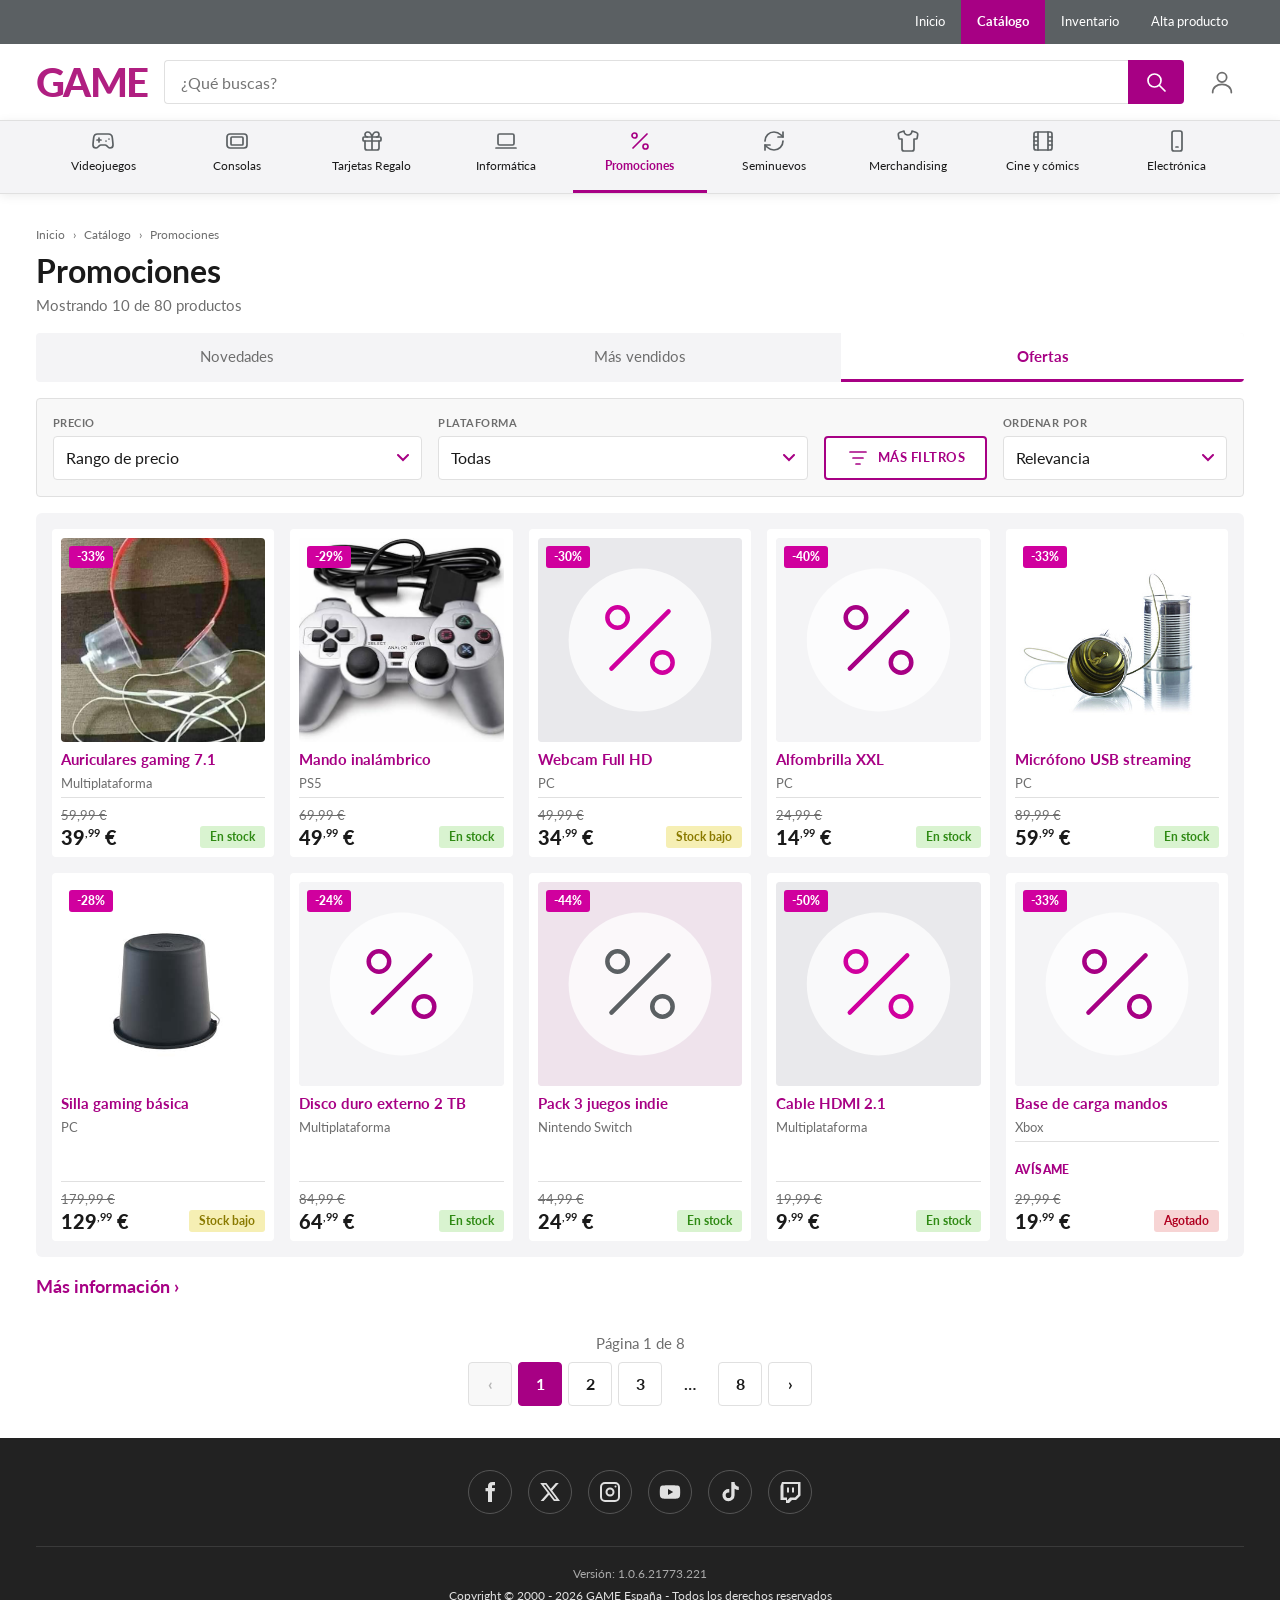
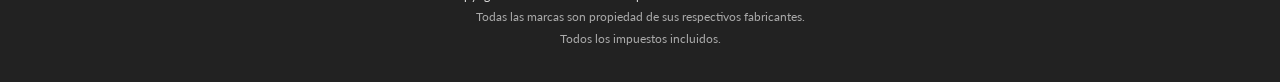
<file: catalogo-promociones.html>
<!DOCTYPE html>
<html lang="es">
<head>
  <meta charset="UTF-8">
  <meta name="viewport" content="width=device-width, initial-scale=1">
  <meta name="description" content="Catálogo de promociones del almacén GAME.">
  <title>Promociones | GAME Almacén</title>
  <link rel="icon" href="img/favicon.svg" type="image/svg+xml">
  <link rel="preconnect" href="https://fonts.googleapis.com">
  <link rel="preconnect" href="https://fonts.gstatic.com" crossorigin>
  <link rel="stylesheet" href="https://fonts.googleapis.com/css2?family=Lato:wght@400;700;900&display=swap">
  <link rel="stylesheet" href="css/estilos.css">
</head>
<body>
  <a class="saltar" href="#contenido">Saltar al contenido</a>
  <nav class="menu-principal" aria-label="Menú principal">
    <ul class="contenedor menu-lista">
      <li><a href="index.html">Inicio</a></li>
      <li><a href="catalogo.html" class="activo" aria-current="page">Catálogo</a></li>
      <li><a href="inventario.html">Inventario</a></li>
      <li><a href="alta.html">Alta producto</a></li>
    </ul>
  </nav>
  <header class="cabecera">
    <div class="contenedor cabecera-fila">
      <a class="logo" href="index.html" aria-label="GAME, ir al inicio">GAME</a>
      <form class="buscador" role="search" action="catalogo.html">
        <label class="solo-lector" for="buscar">Buscar productos</label>
        <input id="buscar" type="search" name="q" placeholder="¿Qué buscas?">
        <button type="submit" aria-label="Buscar"><svg class="icono " viewBox="0 0 24 24" aria-hidden="true" focusable="false"><circle cx="10.5" cy="10.5" r="6.5"/><path d="M15.5 15.5L21 21"/></svg></button>
      </form>
      <div class="cabecera-iconos">
        <a href="alta.html" aria-label="Mi cuenta"><svg class="icono " viewBox="0 0 24 24" aria-hidden="true" focusable="false"><circle cx="12" cy="8" r="4"/><path d="M4 21c0-4.4 3.6-7 8-7s8 2.6 8 7"/></svg></a>
      </div>
    </div>
  </header>
  <nav class="categorias" aria-label="Categorías de productos">
    <ul class="contenedor categorias-lista">
      <li><a href="catalogo-videojuegos.html"><svg class="icono " viewBox="0 0 24 24" aria-hidden="true" focusable="false"><path d="M6 11h4M8 9v4M15 12h.01M18 10h.01"/><path d="M17.32 5H6.68a4 4 0 0 0-3.978 3.59C2.604 9.416 2 14.456 2 16a3 3 0 0 0 3 3c1 0 1.5-.5 2-1l1.414-1.414A2 2 0 0 1 9.828 16h4.344a2 2 0 0 1 1.414.586L17 18c.5.5 1 1 2 1a3 3 0 0 0 3-3c0-1.545-.604-6.584-.685-7.258A4 4 0 0 0 17.32 5z"/></svg>Videojuegos</a></li>
      <li><a href="catalogo-consolas.html"><svg class="icono " viewBox="0 0 24 24" aria-hidden="true" focusable="false"><rect x="2" y="5" width="20" height="14" rx="3"/><rect x="6" y="8" width="12" height="8" rx="1"/></svg>Consolas</a></li>
      <li><a href="catalogo-tarjetas-regalo.html"><svg class="icono " viewBox="0 0 24 24" aria-hidden="true" focusable="false"><rect x="3" y="8" width="18" height="4" rx="1"/><path d="M12 8v13M19 12v7a2 2 0 0 1-2 2H7a2 2 0 0 1-2-2v-7M7.5 8a2.5 2.5 0 0 1 0-5C11 3 12 8 12 8s1-5 4.5-5a2.5 2.5 0 0 1 0 5"/></svg>Tarjetas Regalo</a></li>
      <li><a href="catalogo-informatica.html"><svg class="icono " viewBox="0 0 24 24" aria-hidden="true" focusable="false"><rect x="4" y="5" width="16" height="11" rx="1.5"/><path d="M2 19h20"/></svg>Informática</a></li>
      <li><a href="catalogo-promociones.html" class="activo" aria-current="page"><svg class="icono " viewBox="0 0 24 24" aria-hidden="true" focusable="false"><path d="M19 5L5 19"/><circle cx="6.5" cy="6.5" r="2.5"/><circle cx="17.5" cy="17.5" r="2.5"/></svg>Promociones</a></li>
      <li><a href="catalogo-seminuevos.html"><svg class="icono " viewBox="0 0 24 24" aria-hidden="true" focusable="false"><path d="M3 12a9 9 0 0 1 9-9 9.75 9.75 0 0 1 6.74 2.74L21 8"/><path d="M21 3v5h-5"/><path d="M21 12a9 9 0 0 1-9 9 9.75 9.75 0 0 1-6.74-2.74L3 16"/><path d="M8 16H3v5"/></svg>Seminuevos</a></li>
      <li><a href="catalogo-merchandising.html"><svg class="icono " viewBox="0 0 24 24" aria-hidden="true" focusable="false"><path d="M20.38 3.46 16 2a4 4 0 0 1-8 0L3.62 3.46a2 2 0 0 0-1.34 2.23l.58 3.47a1 1 0 0 0 .99.84H6v10c0 1.1.9 2 2 2h8a2 2 0 0 0 2-2V10h2.15a1 1 0 0 0 .99-.84l.58-3.47a2 2 0 0 0-1.34-2.23z"/></svg>Merchandising</a></li>
      <li><a href="catalogo-cine-comics.html"><svg class="icono " viewBox="0 0 24 24" aria-hidden="true" focusable="false"><rect x="3" y="3" width="18" height="18" rx="2"/><path d="M7 3v18M17 3v18M3 8h4M3 12h4M3 16h4M17 8h4M17 12h4M17 16h4"/></svg>Cine y cómics</a></li>
      <li><a href="catalogo-electronica.html"><svg class="icono " viewBox="0 0 24 24" aria-hidden="true" focusable="false"><rect x="7" y="2" width="10" height="20" rx="2"/><path d="M11 18h2"/></svg>Electrónica</a></li>
    </ul>
  </nav>
  <main class="principal" id="contenido">
    <div class="contenedor">
      <nav class="migas" aria-label="Migas de pan">
        <ol><li><a href="index.html">Inicio</a></li><li><a href="catalogo.html">Catálogo</a></li><li aria-current="page">Promociones</li></ol>
      </nav>
      <h1 class="titulo-pagina">Promociones</h1>
      <p class="subtitulo">Mostrando 10 de 80 productos</p>
      <nav class="pestanas" aria-label="Selección de promoción">
        <a href="#">Novedades</a><a href="#">Más vendidos</a><a class="activo" href="#" aria-current="true">Ofertas</a>
      </nav>
      <section class="filtros" aria-label="Filtros y ordenación">
        <form class="filtros-form" action="#">
          <div class="campo-filtro">
            <label for="f-precio">Precio</label>
            <select class="select" id="f-precio" name="precio">
              <option>Rango de precio</option><option>Menos de 20 €</option><option>20 € - 50 €</option><option>Más de 50 €</option>
            </select>
          </div>
          <div class="campo-filtro">
          <label for="f-plat">Plataforma</label>
          <select class="select" id="f-plat" name="plataforma">
            <option>Todas</option><option>PS5</option><option>Xbox</option><option>Nintendo Switch</option><option>PC</option>
          </select>
        </div>
          <details class="mas-filtros">
            <summary class="boton boton-secundario"><svg class="icono " viewBox="0 0 24 24" aria-hidden="true" focusable="false"><path d="M4 6h16M7 12h10M10 18h4"/></svg> Más filtros</summary>
            <div class="mas-filtros-panel">
              <label class="control"><input type="checkbox" name="disponible" checked> Disponible</label>
              <label class="control"><input type="checkbox" name="oferta"> En oferta</label>
              <label class="control"><input type="checkbox" name="seminuevo"> Seminuevo</label>
            </div>
          </details>
          <div class="campo-filtro campo-orden">
            <label for="f-orden">Ordenar por</label>
            <select class="select" id="f-orden" name="orden">
              <option>Relevancia</option><option>Precio: menor a mayor</option><option>Precio: mayor a menor</option><option>Más vendidos</option><option>Novedades</option>
            </select>
          </div>
        </form>
      </section>
      <section aria-labelledby="titulo-listado">
        <h2 class="solo-lector" id="titulo-listado">Listado de productos</h2>
        <div class="rejilla-productos">
        <article class="tarjeta">
          <figure class="tarjeta-imagen">
            <img src="img/productos/p_auriculares.png" alt="Imagen de ejemplo de Auriculares gaming 7.1" width="400" height="400" loading="lazy">
            <span class="insignia insignia-promo">-33%</span>
          </figure>
          <div class="tarjeta-cuerpo">
            <h3 class="tarjeta-nombre"><a href="#">Auriculares gaming 7.1</a></h3>
            <p class="tarjeta-plataforma">Multiplataforma</p>
            <div class="tarjeta-pie">
              <div class="tarjeta-compra"><s class="precio-antes">59,99 €</s><p class="precio">39<sup>,99</sup> €</p></div>
              <span class="etiqueta-stock stock-ok">En stock</span>
            </div>
          </div>
        </article>
        <article class="tarjeta">
          <figure class="tarjeta-imagen">
            <img src="img/productos/p_mando.png" alt="Imagen de ejemplo de Mando inalámbrico" width="400" height="400" loading="lazy">
            <span class="insignia insignia-promo">-29%</span>
          </figure>
          <div class="tarjeta-cuerpo">
            <h3 class="tarjeta-nombre"><a href="#">Mando inalámbrico</a></h3>
            <p class="tarjeta-plataforma">PS5</p>
            <div class="tarjeta-pie">
              <div class="tarjeta-compra"><s class="precio-antes">69,99 €</s><p class="precio">49<sup>,99</sup> €</p></div>
              <span class="etiqueta-stock stock-ok">En stock</span>
            </div>
          </div>
        </article>
        <article class="tarjeta">
          <figure class="tarjeta-imagen">
            <img src="img/productos/promociones-3.svg" alt="Imagen de ejemplo de Webcam Full HD" width="400" height="400" loading="lazy">
            <span class="insignia insignia-promo">-30%</span>
          </figure>
          <div class="tarjeta-cuerpo">
            <h3 class="tarjeta-nombre"><a href="#">Webcam Full HD</a></h3>
            <p class="tarjeta-plataforma">PC</p>
            <div class="tarjeta-pie">
              <div class="tarjeta-compra"><s class="precio-antes">49,99 €</s><p class="precio">34<sup>,99</sup> €</p></div>
              <span class="etiqueta-stock stock-bajo">Stock bajo</span>
            </div>
          </div>
        </article>
        <article class="tarjeta">
          <figure class="tarjeta-imagen">
            <img src="img/productos/promociones-1.svg" alt="Imagen de ejemplo de Alfombrilla XXL" width="400" height="400" loading="lazy">
            <span class="insignia insignia-promo">-40%</span>
          </figure>
          <div class="tarjeta-cuerpo">
            <h3 class="tarjeta-nombre"><a href="#">Alfombrilla XXL</a></h3>
            <p class="tarjeta-plataforma">PC</p>
            <div class="tarjeta-pie">
              <div class="tarjeta-compra"><s class="precio-antes">24,99 €</s><p class="precio">14<sup>,99</sup> €</p></div>
              <span class="etiqueta-stock stock-ok">En stock</span>
            </div>
          </div>
        </article>
        <article class="tarjeta">
          <figure class="tarjeta-imagen">
            <img src="img/productos/p_micro.png" alt="Imagen de ejemplo de Micrófono USB streaming" width="400" height="400" loading="lazy">
            <span class="insignia insignia-promo">-33%</span>
          </figure>
          <div class="tarjeta-cuerpo">
            <h3 class="tarjeta-nombre"><a href="#">Micrófono USB streaming</a></h3>
            <p class="tarjeta-plataforma">PC</p>
            <div class="tarjeta-pie">
              <div class="tarjeta-compra"><s class="precio-antes">89,99 €</s><p class="precio">59<sup>,99</sup> €</p></div>
              <span class="etiqueta-stock stock-ok">En stock</span>
            </div>
          </div>
        </article>
        <article class="tarjeta">
          <figure class="tarjeta-imagen">
            <img src="img/productos/p_silla2.png" alt="Imagen de ejemplo de Silla gaming básica" width="400" height="400" loading="lazy">
            <span class="insignia insignia-promo">-28%</span>
          </figure>
          <div class="tarjeta-cuerpo">
            <h3 class="tarjeta-nombre"><a href="#">Silla gaming básica</a></h3>
            <p class="tarjeta-plataforma">PC</p>
            <div class="tarjeta-pie">
              <div class="tarjeta-compra"><s class="precio-antes">179,99 €</s><p class="precio">129<sup>,99</sup> €</p></div>
              <span class="etiqueta-stock stock-bajo">Stock bajo</span>
            </div>
          </div>
        </article>
        <article class="tarjeta">
          <figure class="tarjeta-imagen">
            <img src="img/productos/promociones-1.svg" alt="Imagen de ejemplo de Disco duro externo 2 TB" width="400" height="400" loading="lazy">
            <span class="insignia insignia-promo">-24%</span>
          </figure>
          <div class="tarjeta-cuerpo">
            <h3 class="tarjeta-nombre"><a href="#">Disco duro externo 2 TB</a></h3>
            <p class="tarjeta-plataforma">Multiplataforma</p>
            <div class="tarjeta-pie">
              <div class="tarjeta-compra"><s class="precio-antes">84,99 €</s><p class="precio">64<sup>,99</sup> €</p></div>
              <span class="etiqueta-stock stock-ok">En stock</span>
            </div>
          </div>
        </article>
        <article class="tarjeta">
          <figure class="tarjeta-imagen">
            <img src="img/productos/promociones-2.svg" alt="Imagen de ejemplo de Pack 3 juegos indie" width="400" height="400" loading="lazy">
            <span class="insignia insignia-promo">-44%</span>
          </figure>
          <div class="tarjeta-cuerpo">
            <h3 class="tarjeta-nombre"><a href="#">Pack 3 juegos indie</a></h3>
            <p class="tarjeta-plataforma">Nintendo Switch</p>
            <div class="tarjeta-pie">
              <div class="tarjeta-compra"><s class="precio-antes">44,99 €</s><p class="precio">24<sup>,99</sup> €</p></div>
              <span class="etiqueta-stock stock-ok">En stock</span>
            </div>
          </div>
        </article>
        <article class="tarjeta">
          <figure class="tarjeta-imagen">
            <img src="img/productos/promociones-3.svg" alt="Imagen de ejemplo de Cable HDMI 2.1" width="400" height="400" loading="lazy">
            <span class="insignia insignia-promo">-50%</span>
          </figure>
          <div class="tarjeta-cuerpo">
            <h3 class="tarjeta-nombre"><a href="#">Cable HDMI 2.1</a></h3>
            <p class="tarjeta-plataforma">Multiplataforma</p>
            <div class="tarjeta-pie">
              <div class="tarjeta-compra"><s class="precio-antes">19,99 €</s><p class="precio">9<sup>,99</sup> €</p></div>
              <span class="etiqueta-stock stock-ok">En stock</span>
            </div>
          </div>
        </article>
        <article class="tarjeta">
          <figure class="tarjeta-imagen">
            <img src="img/productos/promociones-1.svg" alt="Imagen de ejemplo de Base de carga mandos" width="400" height="400" loading="lazy">
            <span class="insignia insignia-promo">-33%</span>
          </figure>
          <div class="tarjeta-cuerpo">
            <h3 class="tarjeta-nombre"><a href="#">Base de carga mandos</a></h3>
            <p class="tarjeta-plataforma">Xbox</p>
            <div class="tarjeta-pie">
              <div class="tarjeta-compra"><a class="enlace-accion" href="#">Avísame</a><s class="precio-antes">29,99 €</s><p class="precio">19<sup>,99</sup> €</p></div>
              <span class="etiqueta-stock stock-agotado">Agotado</span>
            </div>
          </div>
        </article>
        </div>
      </section>
      <a class="enlace-mas-info" href="catalogo.html">Más información <span aria-hidden="true">›</span></a>
      <nav class="paginacion" aria-label="Paginación">
        <p class="paginacion-texto">Página 1 de 8</p>
        <ul class="paginacion-lista">
          <li><span class="pag-item desactivado" aria-disabled="true" aria-label="Página anterior">‹</span></li>
          <li><a class="pag-item activo" href="#" aria-current="page">1</a></li>
          <li><a class="pag-item" href="#">2</a></li>
          <li><a class="pag-item" href="#">3</a></li>
          <li><span class="pag-item pag-puntos" aria-hidden="true">…</span></li>
          <li><a class="pag-item" href="#">8</a></li>
          <li><a class="pag-item" href="#" aria-label="Página siguiente">›</a></li>
        </ul>
      </nav>
    </div>
  </main>
  <footer class="pie">
    <div class="contenedor pie-contenido">
      <ul class="redes" aria-label="Redes sociales">
        <li><a href="#" aria-label="Facebook"><svg class="icono icono-relleno" viewBox="0 0 24 24" aria-hidden="true" focusable="false"><path d="M14 8V6.5c0-.8.2-1.2 1.3-1.2H17V2h-2.6C11.2 2 10 3.8 10 6.2V8H7.5v3.3H10V22h4V11.3h2.7L17 8z"/></svg></a></li>
        <li><a href="#" aria-label="X / Twitter"><svg class="icono icono-relleno" viewBox="0 0 24 24" aria-hidden="true" focusable="false"><path d="M17.8 3h3L14.2 10.6 22 21h-6.1l-4.8-6.3L5.6 21h-3l7.1-8.1L2.2 3h6.2l4.3 5.7zm-1 16.2h1.7L7.5 4.7H5.7z"/></svg></a></li>
        <li><a href="#" aria-label="Instagram"><svg class="icono icono-relleno" viewBox="0 0 24 24" aria-hidden="true" focusable="false"><path d="M7 2h10a5 5 0 0 1 5 5v10a5 5 0 0 1-5 5H7a5 5 0 0 1-5-5V7a5 5 0 0 1 5-5zm0 2a3 3 0 0 0-3 3v10a3 3 0 0 0 3 3h10a3 3 0 0 0 3-3V7a3 3 0 0 0-3-3zm5 3.5a4.5 4.5 0 1 1 0 9 4.5 4.5 0 0 1 0-9zm0 2a2.5 2.5 0 1 0 0 5 2.5 2.5 0 0 0 0-5zM17.5 5.5a1 1 0 1 1 0 2 1 1 0 0 1 0-2z"/></svg></a></li>
        <li><a href="#" aria-label="YouTube"><svg class="icono icono-relleno" viewBox="0 0 24 24" aria-hidden="true" focusable="false"><path d="M22 8.2c-.2-1.5-1-2.4-2.4-2.6C17.8 5.3 12 5.3 12 5.3s-5.8 0-7.6.3C3 5.8 2.2 6.7 2 8.2 1.8 9.7 1.8 12 1.8 12s0 2.3.2 3.8c.2 1.5 1 2.4 2.4 2.6 1.8.3 7.6.3 7.6.3s5.8 0 7.6-.3c1.4-.2 2.2-1.100 2.4-2.6.2-1.500.2-3.800.2-3.800s0-2.300-.2-3.800zM10 15V9l5.200 3z"/></svg></a></li>
        <li><a href="#" aria-label="TikTok"><svg class="icono icono-relleno" viewBox="0 0 24 24" aria-hidden="true" focusable="false"><path d="M16.6 2h-3.3v13.2a2.800 2.800 0 1 1-2.800-2.800c.3 0 .6 0 .8.1V9.1a6.100 6.100 0 1 0 5.300 6.100V8.700a7.300 7.300 0 0 0 4.200 1.300V6.700A4.300 4.300 0 0 1 16.600 2z"/></svg></a></li>
        <li><a href="#" aria-label="Twitch"><svg class="icono icono-relleno" viewBox="0 0 24 24" aria-hidden="true" focusable="false"><path d="M4 2L2.500 6v14H8v3h3l3-3h4l4.500-4.500V2zm16 12.500L17 17.500h-5l-3 3v-3H5.500V4H20zM16 7.500h-2v5h2zm-5 0H9v5h2z"/></svg></a></li>
      </ul>
      <div class="legal">
        <p>Versión: 1.0.6.21773.221</p>
        <p>Copyright © 2000 - 2026 GAME España - Todos los derechos reservados</p>
        <p>Todas las marcas son propiedad de sus respectivos fabricantes.</p>
        <p>Todos los impuestos incluidos.</p>
      </div>
    </div>
  </footer>
</body>
</html>
</file>
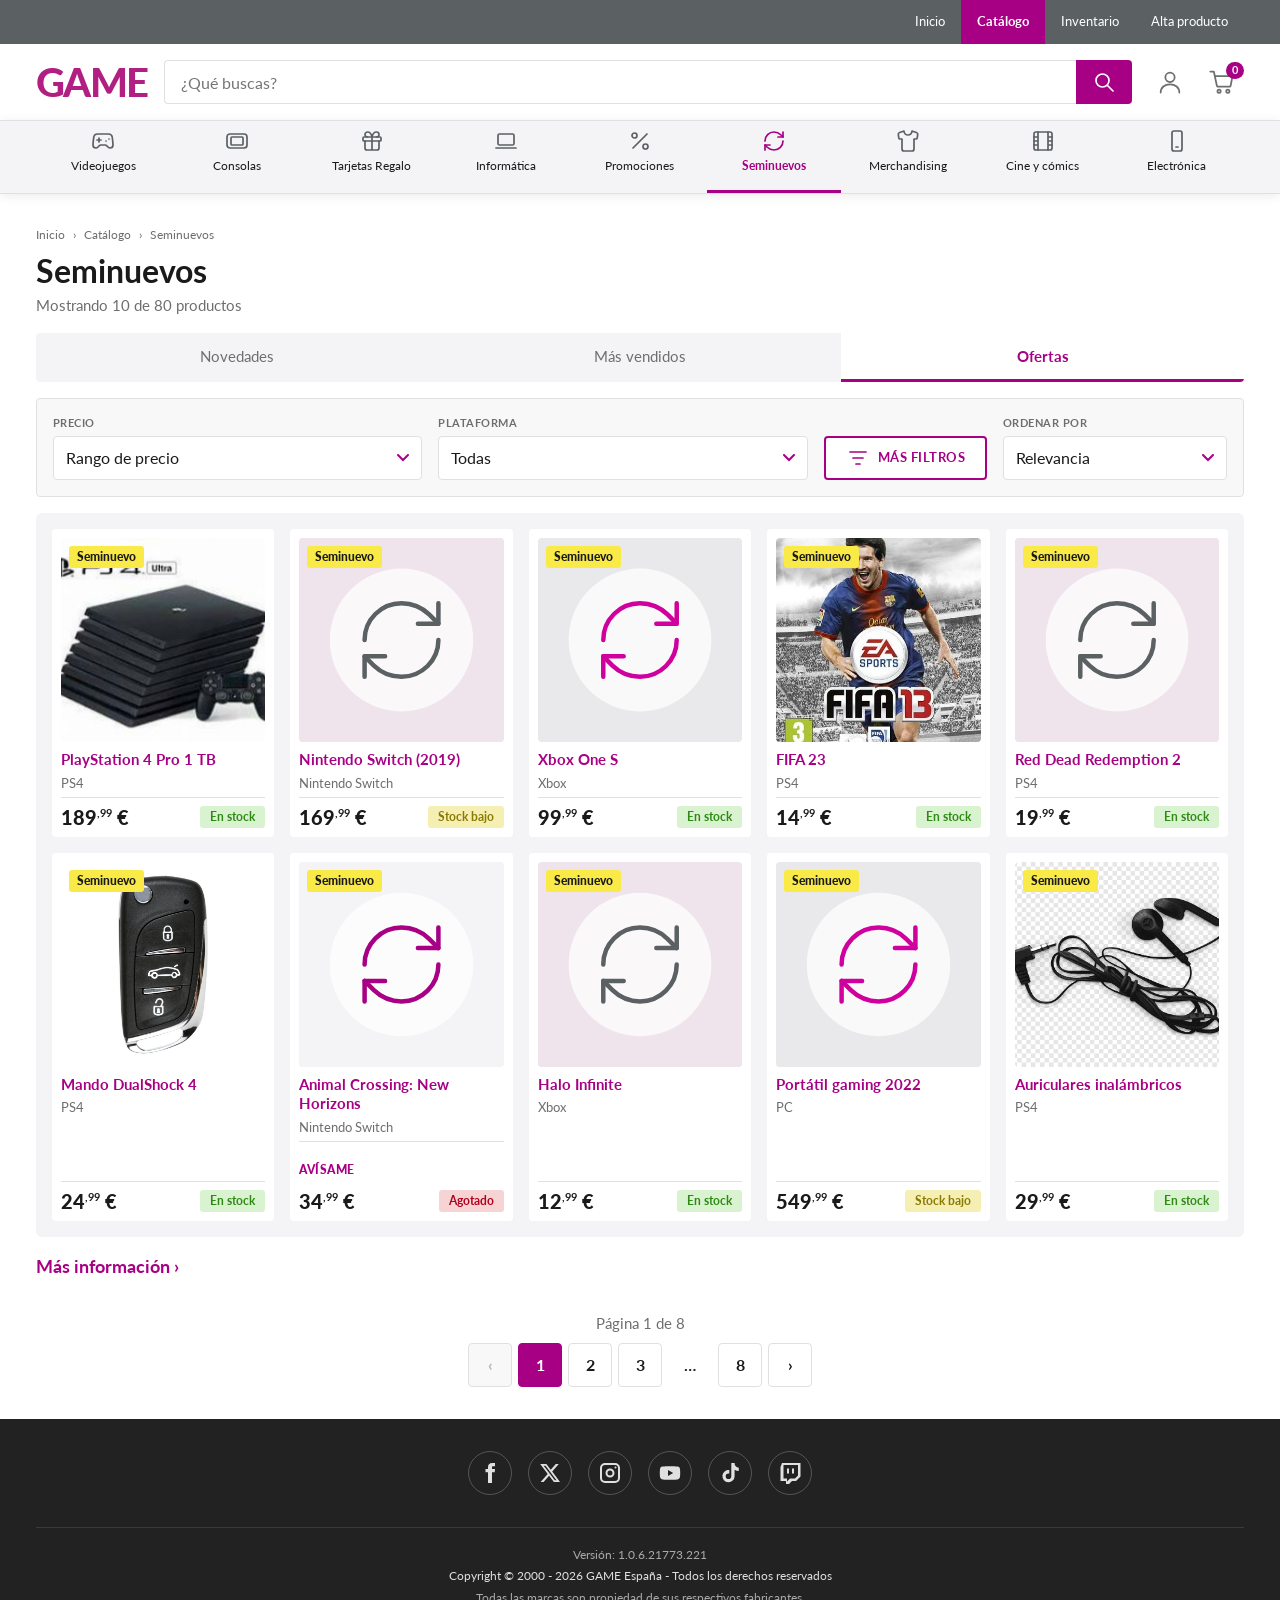
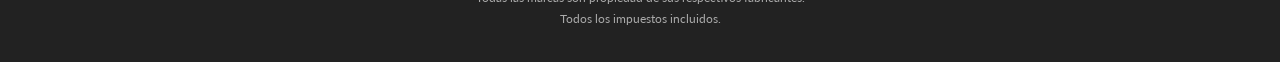
<file: catalogo-seminuevos.html>
<!DOCTYPE html>
<html lang="es">
<head>
  <meta charset="UTF-8">
  <meta name="viewport" content="width=device-width, initial-scale=1">
  <meta name="description" content="Catálogo de seminuevos del almacén GAME.">
  <title>Seminuevos | GAME Almacén</title>
  <link rel="icon" href="img/favicon.svg" type="image/svg+xml">
  <link rel="preconnect" href="https://fonts.googleapis.com">
  <link rel="preconnect" href="https://fonts.gstatic.com" crossorigin>
  <link rel="stylesheet" href="https://fonts.googleapis.com/css2?family=Lato:wght@400;700;900&display=swap">
  <link rel="stylesheet" href="css/estilos.css">
</head>
<body>
  <a class="saltar" href="#contenido">Saltar al contenido</a>
  <nav class="menu-principal" aria-label="Menú principal">
    <ul class="contenedor menu-lista">
      <li><a href="index.html">Inicio</a></li>
      <li><a href="catalogo.html" class="activo" aria-current="page">Catálogo</a></li>
      <li><a href="inventario.html">Inventario</a></li>
      <li><a href="alta.html">Alta producto</a></li>
    </ul>
  </nav>
  <header class="cabecera">
    <div class="contenedor cabecera-fila">
      <a class="logo" href="index.html" aria-label="GAME, ir al inicio">GAME</a>
      <form class="buscador" role="search" action="catalogo.html">
        <label class="solo-lector" for="buscar">Buscar productos</label>
        <input id="buscar" type="search" name="q" placeholder="¿Qué buscas?">
        <button type="submit" aria-label="Buscar"><svg class="icono " viewBox="0 0 24 24" aria-hidden="true" focusable="false"><circle cx="10.5" cy="10.5" r="6.5"/><path d="M15.5 15.5L21 21"/></svg></button>
      </form>
      <div class="cabecera-iconos">
        <a href="alta.html" aria-label="Mi cuenta"><svg class="icono " viewBox="0 0 24 24" aria-hidden="true" focusable="false"><circle cx="12" cy="8" r="4"/><path d="M4 21c0-4.4 3.6-7 8-7s8 2.6 8 7"/></svg></a>
        <a href="#" aria-label="Carrito, 0 artículos"><svg class="icono " viewBox="0 0 24 24" aria-hidden="true" focusable="false"><path d="M2 3h3l2.6 12.2a1 1 0 0 0 1 .8h9.8a1 1 0 0 0 1-.8L21 7H6"/><circle cx="9.5" cy="20" r="1.4"/><circle cx="17" cy="20" r="1.4"/></svg><span class="contador-carrito">0</span></a>
      </div>
    </div>
  </header>
  <nav class="categorias" aria-label="Categorías de productos">
    <ul class="contenedor categorias-lista">
      <li><a href="catalogo-videojuegos.html"><svg class="icono " viewBox="0 0 24 24" aria-hidden="true" focusable="false"><path d="M6 11h4M8 9v4M15 12h.01M18 10h.01"/><path d="M17.32 5H6.68a4 4 0 0 0-3.978 3.59C2.604 9.416 2 14.456 2 16a3 3 0 0 0 3 3c1 0 1.5-.5 2-1l1.414-1.414A2 2 0 0 1 9.828 16h4.344a2 2 0 0 1 1.414.586L17 18c.5.5 1 1 2 1a3 3 0 0 0 3-3c0-1.545-.604-6.584-.685-7.258A4 4 0 0 0 17.32 5z"/></svg>Videojuegos</a></li>
      <li><a href="catalogo-consolas.html"><svg class="icono " viewBox="0 0 24 24" aria-hidden="true" focusable="false"><rect x="2" y="5" width="20" height="14" rx="3"/><rect x="6" y="8" width="12" height="8" rx="1"/></svg>Consolas</a></li>
      <li><a href="catalogo-tarjetas-regalo.html"><svg class="icono " viewBox="0 0 24 24" aria-hidden="true" focusable="false"><rect x="3" y="8" width="18" height="4" rx="1"/><path d="M12 8v13M19 12v7a2 2 0 0 1-2 2H7a2 2 0 0 1-2-2v-7M7.5 8a2.5 2.5 0 0 1 0-5C11 3 12 8 12 8s1-5 4.5-5a2.5 2.5 0 0 1 0 5"/></svg>Tarjetas Regalo</a></li>
      <li><a href="catalogo-informatica.html"><svg class="icono " viewBox="0 0 24 24" aria-hidden="true" focusable="false"><rect x="4" y="5" width="16" height="11" rx="1.5"/><path d="M2 19h20"/></svg>Informática</a></li>
      <li><a href="catalogo-promociones.html"><svg class="icono " viewBox="0 0 24 24" aria-hidden="true" focusable="false"><path d="M19 5L5 19"/><circle cx="6.5" cy="6.5" r="2.5"/><circle cx="17.5" cy="17.5" r="2.5"/></svg>Promociones</a></li>
      <li><a href="catalogo-seminuevos.html" class="activo" aria-current="page"><svg class="icono " viewBox="0 0 24 24" aria-hidden="true" focusable="false"><path d="M3 12a9 9 0 0 1 9-9 9.75 9.75 0 0 1 6.74 2.74L21 8"/><path d="M21 3v5h-5"/><path d="M21 12a9 9 0 0 1-9 9 9.75 9.75 0 0 1-6.74-2.74L3 16"/><path d="M8 16H3v5"/></svg>Seminuevos</a></li>
      <li><a href="catalogo-merchandising.html"><svg class="icono " viewBox="0 0 24 24" aria-hidden="true" focusable="false"><path d="M20.38 3.46 16 2a4 4 0 0 1-8 0L3.62 3.46a2 2 0 0 0-1.34 2.23l.58 3.47a1 1 0 0 0 .99.84H6v10c0 1.1.9 2 2 2h8a2 2 0 0 0 2-2V10h2.15a1 1 0 0 0 .99-.84l.58-3.47a2 2 0 0 0-1.34-2.23z"/></svg>Merchandising</a></li>
      <li><a href="catalogo-cine-comics.html"><svg class="icono " viewBox="0 0 24 24" aria-hidden="true" focusable="false"><rect x="3" y="3" width="18" height="18" rx="2"/><path d="M7 3v18M17 3v18M3 8h4M3 12h4M3 16h4M17 8h4M17 12h4M17 16h4"/></svg>Cine y cómics</a></li>
      <li><a href="catalogo-electronica.html"><svg class="icono " viewBox="0 0 24 24" aria-hidden="true" focusable="false"><rect x="7" y="2" width="10" height="20" rx="2"/><path d="M11 18h2"/></svg>Electrónica</a></li>
    </ul>
  </nav>
  <main class="principal" id="contenido">
    <div class="contenedor">
      <nav class="migas" aria-label="Migas de pan">
        <ol><li><a href="index.html">Inicio</a></li><li><a href="catalogo.html">Catálogo</a></li><li aria-current="page">Seminuevos</li></ol>
      </nav>
      <h1 class="titulo-pagina">Seminuevos</h1>
      <p class="subtitulo">Mostrando 10 de 80 productos</p>
      <nav class="pestanas" aria-label="Selección de promoción">
        <a href="#">Novedades</a><a href="#">Más vendidos</a><a class="activo" href="#" aria-current="true">Ofertas</a>
      </nav>
      <section class="filtros" aria-label="Filtros y ordenación">
        <form class="filtros-form" action="#">
          <div class="campo-filtro">
            <label for="f-precio">Precio</label>
            <select class="select" id="f-precio" name="precio">
              <option>Rango de precio</option><option>Menos de 20 €</option><option>20 € - 50 €</option><option>Más de 50 €</option>
            </select>
          </div>
          <div class="campo-filtro">
          <label for="f-plat">Plataforma</label>
          <select class="select" id="f-plat" name="plataforma">
            <option>Todas</option><option>PS5</option><option>Xbox</option><option>Nintendo Switch</option><option>PC</option>
          </select>
        </div>
          <details class="mas-filtros">
            <summary class="boton boton-secundario"><svg class="icono " viewBox="0 0 24 24" aria-hidden="true" focusable="false"><path d="M4 6h16M7 12h10M10 18h4"/></svg> Más filtros</summary>
            <div class="mas-filtros-panel">
              <label class="control"><input type="checkbox" name="disponible" checked> Disponible</label>
              <label class="control"><input type="checkbox" name="oferta"> En oferta</label>
              <label class="control"><input type="checkbox" name="seminuevo"> Seminuevo</label>
            </div>
          </details>
          <div class="campo-filtro campo-orden">
            <label for="f-orden">Ordenar por</label>
            <select class="select" id="f-orden" name="orden">
              <option>Relevancia</option><option>Precio: menor a mayor</option><option>Precio: mayor a menor</option><option>Más vendidos</option><option>Novedades</option>
            </select>
          </div>
        </form>
      </section>
      <section aria-labelledby="titulo-listado">
        <h2 class="solo-lector" id="titulo-listado">Listado de productos</h2>
        <div class="rejilla-productos">
        <article class="tarjeta">
          <figure class="tarjeta-imagen">
            <img src="img/productos/p_ps4.png" alt="Imagen de ejemplo de PlayStation 4 Pro 1 TB" width="400" height="400" loading="lazy">
            <span class="insignia insignia-seminuevo">Seminuevo</span>
          </figure>
          <div class="tarjeta-cuerpo">
            <h3 class="tarjeta-nombre"><a href="#">PlayStation 4 Pro 1 TB</a></h3>
            <p class="tarjeta-plataforma">PS4</p>
            <div class="tarjeta-pie">
              <div class="tarjeta-compra"><p class="precio">189<sup>,99</sup> €</p></div>
              <span class="etiqueta-stock stock-ok">En stock</span>
            </div>
          </div>
        </article>
        <article class="tarjeta">
          <figure class="tarjeta-imagen">
            <img src="img/productos/seminuevos-2.svg" alt="Imagen de ejemplo de Nintendo Switch (2019)" width="400" height="400" loading="lazy">
            <span class="insignia insignia-seminuevo">Seminuevo</span>
          </figure>
          <div class="tarjeta-cuerpo">
            <h3 class="tarjeta-nombre"><a href="#">Nintendo Switch (2019)</a></h3>
            <p class="tarjeta-plataforma">Nintendo Switch</p>
            <div class="tarjeta-pie">
              <div class="tarjeta-compra"><p class="precio">169<sup>,99</sup> €</p></div>
              <span class="etiqueta-stock stock-bajo">Stock bajo</span>
            </div>
          </div>
        </article>
        <article class="tarjeta">
          <figure class="tarjeta-imagen">
            <img src="img/productos/seminuevos-3.svg" alt="Imagen de ejemplo de Xbox One S" width="400" height="400" loading="lazy">
            <span class="insignia insignia-seminuevo">Seminuevo</span>
          </figure>
          <div class="tarjeta-cuerpo">
            <h3 class="tarjeta-nombre"><a href="#">Xbox One S</a></h3>
            <p class="tarjeta-plataforma">Xbox</p>
            <div class="tarjeta-pie">
              <div class="tarjeta-compra"><p class="precio">99<sup>,99</sup> €</p></div>
              <span class="etiqueta-stock stock-ok">En stock</span>
            </div>
          </div>
        </article>
        <article class="tarjeta">
          <figure class="tarjeta-imagen">
            <img src="img/productos/p_fifa.png" alt="Imagen de ejemplo de FIFA 23" width="400" height="400" loading="lazy">
            <span class="insignia insignia-seminuevo">Seminuevo</span>
          </figure>
          <div class="tarjeta-cuerpo">
            <h3 class="tarjeta-nombre"><a href="#">FIFA 23</a></h3>
            <p class="tarjeta-plataforma">PS4</p>
            <div class="tarjeta-pie">
              <div class="tarjeta-compra"><p class="precio">14<sup>,99</sup> €</p></div>
              <span class="etiqueta-stock stock-ok">En stock</span>
            </div>
          </div>
        </article>
        <article class="tarjeta">
          <figure class="tarjeta-imagen">
            <img src="img/productos/seminuevos-2.svg" alt="Imagen de ejemplo de Red Dead Redemption 2" width="400" height="400" loading="lazy">
            <span class="insignia insignia-seminuevo">Seminuevo</span>
          </figure>
          <div class="tarjeta-cuerpo">
            <h3 class="tarjeta-nombre"><a href="#">Red Dead Redemption 2</a></h3>
            <p class="tarjeta-plataforma">PS4</p>
            <div class="tarjeta-pie">
              <div class="tarjeta-compra"><p class="precio">19<sup>,99</sup> €</p></div>
              <span class="etiqueta-stock stock-ok">En stock</span>
            </div>
          </div>
        </article>
        <article class="tarjeta">
          <figure class="tarjeta-imagen">
            <img src="img/productos/p_mando2.png" alt="Imagen de ejemplo de Mando DualShock 4" width="400" height="400" loading="lazy">
            <span class="insignia insignia-seminuevo">Seminuevo</span>
          </figure>
          <div class="tarjeta-cuerpo">
            <h3 class="tarjeta-nombre"><a href="#">Mando DualShock 4</a></h3>
            <p class="tarjeta-plataforma">PS4</p>
            <div class="tarjeta-pie">
              <div class="tarjeta-compra"><p class="precio">24<sup>,99</sup> €</p></div>
              <span class="etiqueta-stock stock-ok">En stock</span>
            </div>
          </div>
        </article>
        <article class="tarjeta">
          <figure class="tarjeta-imagen">
            <img src="img/productos/seminuevos-1.svg" alt="Imagen de ejemplo de Animal Crossing: New Horizons" width="400" height="400" loading="lazy">
            <span class="insignia insignia-seminuevo">Seminuevo</span>
          </figure>
          <div class="tarjeta-cuerpo">
            <h3 class="tarjeta-nombre"><a href="#">Animal Crossing: New Horizons</a></h3>
            <p class="tarjeta-plataforma">Nintendo Switch</p>
            <div class="tarjeta-pie">
              <div class="tarjeta-compra"><a class="enlace-accion" href="#">Avísame</a><p class="precio">34<sup>,99</sup> €</p></div>
              <span class="etiqueta-stock stock-agotado">Agotado</span>
            </div>
          </div>
        </article>
        <article class="tarjeta">
          <figure class="tarjeta-imagen">
            <img src="img/productos/seminuevos-2.svg" alt="Imagen de ejemplo de Halo Infinite" width="400" height="400" loading="lazy">
            <span class="insignia insignia-seminuevo">Seminuevo</span>
          </figure>
          <div class="tarjeta-cuerpo">
            <h3 class="tarjeta-nombre"><a href="#">Halo Infinite</a></h3>
            <p class="tarjeta-plataforma">Xbox</p>
            <div class="tarjeta-pie">
              <div class="tarjeta-compra"><p class="precio">12<sup>,99</sup> €</p></div>
              <span class="etiqueta-stock stock-ok">En stock</span>
            </div>
          </div>
        </article>
        <article class="tarjeta">
          <figure class="tarjeta-imagen">
            <img src="img/productos/seminuevos-3.svg" alt="Imagen de ejemplo de Portátil gaming 2022" width="400" height="400" loading="lazy">
            <span class="insignia insignia-seminuevo">Seminuevo</span>
          </figure>
          <div class="tarjeta-cuerpo">
            <h3 class="tarjeta-nombre"><a href="#">Portátil gaming 2022</a></h3>
            <p class="tarjeta-plataforma">PC</p>
            <div class="tarjeta-pie">
              <div class="tarjeta-compra"><p class="precio">549<sup>,99</sup> €</p></div>
              <span class="etiqueta-stock stock-bajo">Stock bajo</span>
            </div>
          </div>
        </article>
        <article class="tarjeta">
          <figure class="tarjeta-imagen">
            <img src="img/productos/p_auriculares2.png" alt="Imagen de ejemplo de Auriculares inalámbricos" width="400" height="400" loading="lazy">
            <span class="insignia insignia-seminuevo">Seminuevo</span>
          </figure>
          <div class="tarjeta-cuerpo">
            <h3 class="tarjeta-nombre"><a href="#">Auriculares inalámbricos</a></h3>
            <p class="tarjeta-plataforma">PS4</p>
            <div class="tarjeta-pie">
              <div class="tarjeta-compra"><p class="precio">29<sup>,99</sup> €</p></div>
              <span class="etiqueta-stock stock-ok">En stock</span>
            </div>
          </div>
        </article>
        </div>
      </section>
      <a class="enlace-mas-info" href="catalogo.html">Más información <span aria-hidden="true">›</span></a>
      <nav class="paginacion" aria-label="Paginación">
        <p class="paginacion-texto">Página 1 de 8</p>
        <ul class="paginacion-lista">
          <li><span class="pag-item desactivado" aria-disabled="true" aria-label="Página anterior">‹</span></li>
          <li><a class="pag-item activo" href="#" aria-current="page">1</a></li>
          <li><a class="pag-item" href="#">2</a></li>
          <li><a class="pag-item" href="#">3</a></li>
          <li><span class="pag-item pag-puntos" aria-hidden="true">…</span></li>
          <li><a class="pag-item" href="#">8</a></li>
          <li><a class="pag-item" href="#" aria-label="Página siguiente">›</a></li>
        </ul>
      </nav>
    </div>
  </main>
  <footer class="pie">
    <div class="contenedor pie-contenido">
      <ul class="redes" aria-label="Redes sociales">
        <li><a href="#" aria-label="Facebook"><svg class="icono icono-relleno" viewBox="0 0 24 24" aria-hidden="true" focusable="false"><path d="M14 8V6.5c0-.8.2-1.2 1.3-1.2H17V2h-2.6C11.2 2 10 3.8 10 6.2V8H7.5v3.3H10V22h4V11.3h2.7L17 8z"/></svg></a></li>
        <li><a href="#" aria-label="X / Twitter"><svg class="icono icono-relleno" viewBox="0 0 24 24" aria-hidden="true" focusable="false"><path d="M17.8 3h3L14.2 10.6 22 21h-6.1l-4.8-6.3L5.6 21h-3l7.1-8.1L2.2 3h6.2l4.3 5.7zm-1 16.2h1.7L7.5 4.7H5.7z"/></svg></a></li>
        <li><a href="#" aria-label="Instagram"><svg class="icono icono-relleno" viewBox="0 0 24 24" aria-hidden="true" focusable="false"><path d="M7 2h10a5 5 0 0 1 5 5v10a5 5 0 0 1-5 5H7a5 5 0 0 1-5-5V7a5 5 0 0 1 5-5zm0 2a3 3 0 0 0-3 3v10a3 3 0 0 0 3 3h10a3 3 0 0 0 3-3V7a3 3 0 0 0-3-3zm5 3.5a4.5 4.5 0 1 1 0 9 4.5 4.5 0 0 1 0-9zm0 2a2.5 2.5 0 1 0 0 5 2.5 2.5 0 0 0 0-5zM17.5 5.5a1 1 0 1 1 0 2 1 1 0 0 1 0-2z"/></svg></a></li>
        <li><a href="#" aria-label="YouTube"><svg class="icono icono-relleno" viewBox="0 0 24 24" aria-hidden="true" focusable="false"><path d="M22 8.2c-.2-1.5-1-2.4-2.4-2.6C17.8 5.3 12 5.3 12 5.3s-5.8 0-7.6.3C3 5.8 2.2 6.7 2 8.2 1.8 9.7 1.8 12 1.8 12s0 2.3.2 3.8c.2 1.5 1 2.4 2.4 2.6 1.8.3 7.6.3 7.6.3s5.8 0 7.6-.3c1.4-.2 2.2-1.100 2.4-2.6.2-1.500.2-3.800.2-3.800s0-2.300-.2-3.800zM10 15V9l5.200 3z"/></svg></a></li>
        <li><a href="#" aria-label="TikTok"><svg class="icono icono-relleno" viewBox="0 0 24 24" aria-hidden="true" focusable="false"><path d="M16.6 2h-3.3v13.2a2.800 2.800 0 1 1-2.800-2.800c.3 0 .6 0 .8.1V9.1a6.100 6.100 0 1 0 5.300 6.100V8.700a7.300 7.300 0 0 0 4.200 1.300V6.700A4.300 4.300 0 0 1 16.600 2z"/></svg></a></li>
        <li><a href="#" aria-label="Twitch"><svg class="icono icono-relleno" viewBox="0 0 24 24" aria-hidden="true" focusable="false"><path d="M4 2L2.500 6v14H8v3h3l3-3h4l4.500-4.500V2zm16 12.500L17 17.500h-5l-3 3v-3H5.500V4H20zM16 7.500h-2v5h2zm-5 0H9v5h2z"/></svg></a></li>
      </ul>
      <div class="legal">
        <p>Versión: 1.0.6.21773.221</p>
        <p>Copyright © 2000 - 2026 GAME España - Todos los derechos reservados</p>
        <p>Todas las marcas son propiedad de sus respectivos fabricantes.</p>
        <p>Todos los impuestos incluidos.</p>
      </div>
    </div>
  </footer>
</body>
</html>
</file>
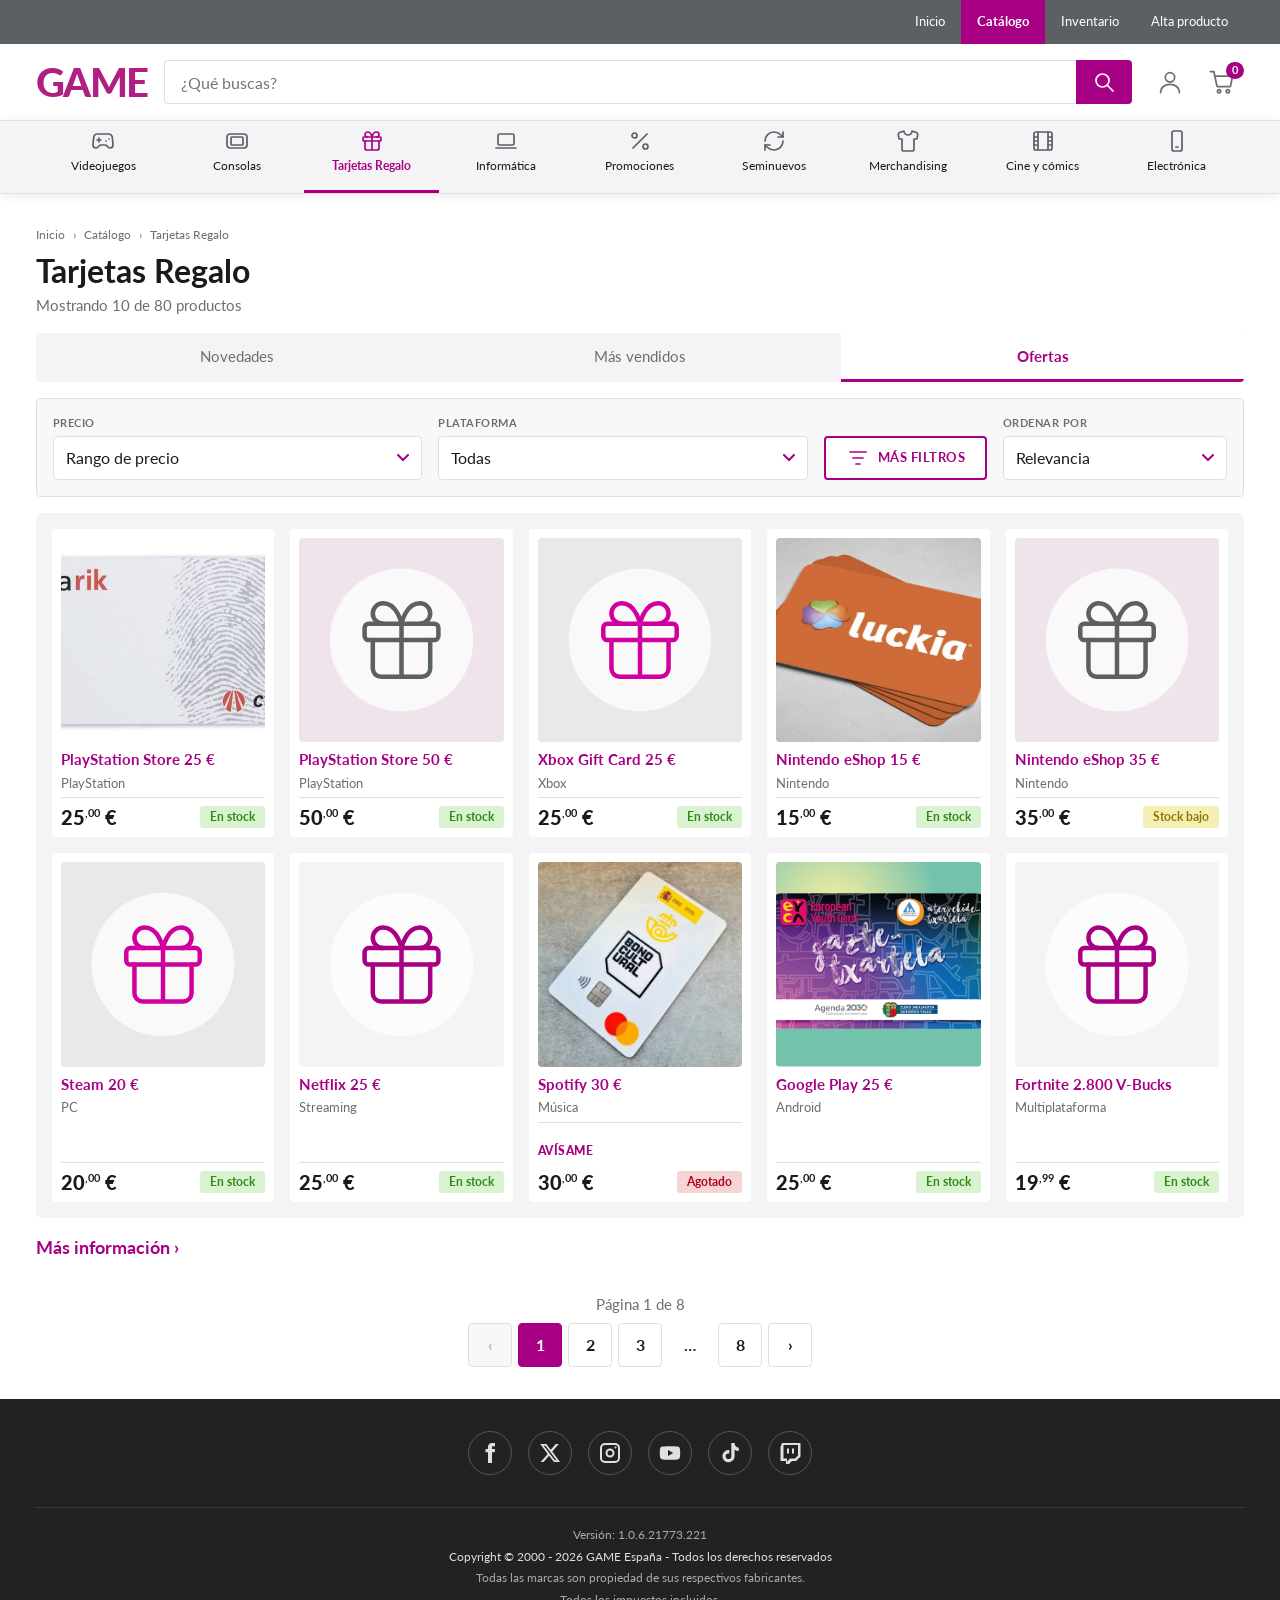
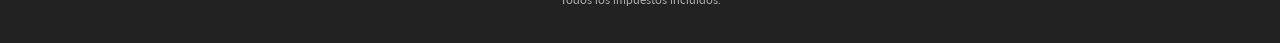
<file: catalogo-tarjetas-regalo.html>
<!DOCTYPE html>
<html lang="es">
<head>
  <meta charset="UTF-8">
  <meta name="viewport" content="width=device-width, initial-scale=1">
  <meta name="description" content="Catálogo de tarjetas regalo del almacén GAME.">
  <title>Tarjetas Regalo | GAME Almacén</title>
  <link rel="icon" href="img/favicon.svg" type="image/svg+xml">
  <link rel="preconnect" href="https://fonts.googleapis.com">
  <link rel="preconnect" href="https://fonts.gstatic.com" crossorigin>
  <link rel="stylesheet" href="https://fonts.googleapis.com/css2?family=Lato:wght@400;700;900&display=swap">
  <link rel="stylesheet" href="css/estilos.css">
</head>
<body>
  <a class="saltar" href="#contenido">Saltar al contenido</a>
  <nav class="menu-principal" aria-label="Menú principal">
    <ul class="contenedor menu-lista">
      <li><a href="index.html">Inicio</a></li>
      <li><a href="catalogo.html" class="activo" aria-current="page">Catálogo</a></li>
      <li><a href="inventario.html">Inventario</a></li>
      <li><a href="alta.html">Alta producto</a></li>
    </ul>
  </nav>
  <header class="cabecera">
    <div class="contenedor cabecera-fila">
      <a class="logo" href="index.html" aria-label="GAME, ir al inicio">GAME</a>
      <form class="buscador" role="search" action="catalogo.html">
        <label class="solo-lector" for="buscar">Buscar productos</label>
        <input id="buscar" type="search" name="q" placeholder="¿Qué buscas?">
        <button type="submit" aria-label="Buscar"><svg class="icono " viewBox="0 0 24 24" aria-hidden="true" focusable="false"><circle cx="10.5" cy="10.5" r="6.5"/><path d="M15.5 15.5L21 21"/></svg></button>
      </form>
      <div class="cabecera-iconos">
        <a href="alta.html" aria-label="Mi cuenta"><svg class="icono " viewBox="0 0 24 24" aria-hidden="true" focusable="false"><circle cx="12" cy="8" r="4"/><path d="M4 21c0-4.4 3.6-7 8-7s8 2.6 8 7"/></svg></a>
        <a href="#" aria-label="Carrito, 0 artículos"><svg class="icono " viewBox="0 0 24 24" aria-hidden="true" focusable="false"><path d="M2 3h3l2.6 12.2a1 1 0 0 0 1 .8h9.8a1 1 0 0 0 1-.8L21 7H6"/><circle cx="9.5" cy="20" r="1.4"/><circle cx="17" cy="20" r="1.4"/></svg><span class="contador-carrito">0</span></a>
      </div>
    </div>
  </header>
  <nav class="categorias" aria-label="Categorías de productos">
    <ul class="contenedor categorias-lista">
      <li><a href="catalogo-videojuegos.html"><svg class="icono " viewBox="0 0 24 24" aria-hidden="true" focusable="false"><path d="M6 11h4M8 9v4M15 12h.01M18 10h.01"/><path d="M17.32 5H6.68a4 4 0 0 0-3.978 3.59C2.604 9.416 2 14.456 2 16a3 3 0 0 0 3 3c1 0 1.5-.5 2-1l1.414-1.414A2 2 0 0 1 9.828 16h4.344a2 2 0 0 1 1.414.586L17 18c.5.5 1 1 2 1a3 3 0 0 0 3-3c0-1.545-.604-6.584-.685-7.258A4 4 0 0 0 17.32 5z"/></svg>Videojuegos</a></li>
      <li><a href="catalogo-consolas.html"><svg class="icono " viewBox="0 0 24 24" aria-hidden="true" focusable="false"><rect x="2" y="5" width="20" height="14" rx="3"/><rect x="6" y="8" width="12" height="8" rx="1"/></svg>Consolas</a></li>
      <li><a href="catalogo-tarjetas-regalo.html" class="activo" aria-current="page"><svg class="icono " viewBox="0 0 24 24" aria-hidden="true" focusable="false"><rect x="3" y="8" width="18" height="4" rx="1"/><path d="M12 8v13M19 12v7a2 2 0 0 1-2 2H7a2 2 0 0 1-2-2v-7M7.5 8a2.5 2.5 0 0 1 0-5C11 3 12 8 12 8s1-5 4.5-5a2.5 2.5 0 0 1 0 5"/></svg>Tarjetas Regalo</a></li>
      <li><a href="catalogo-informatica.html"><svg class="icono " viewBox="0 0 24 24" aria-hidden="true" focusable="false"><rect x="4" y="5" width="16" height="11" rx="1.5"/><path d="M2 19h20"/></svg>Informática</a></li>
      <li><a href="catalogo-promociones.html"><svg class="icono " viewBox="0 0 24 24" aria-hidden="true" focusable="false"><path d="M19 5L5 19"/><circle cx="6.5" cy="6.5" r="2.5"/><circle cx="17.5" cy="17.5" r="2.5"/></svg>Promociones</a></li>
      <li><a href="catalogo-seminuevos.html"><svg class="icono " viewBox="0 0 24 24" aria-hidden="true" focusable="false"><path d="M3 12a9 9 0 0 1 9-9 9.75 9.75 0 0 1 6.74 2.74L21 8"/><path d="M21 3v5h-5"/><path d="M21 12a9 9 0 0 1-9 9 9.75 9.75 0 0 1-6.74-2.74L3 16"/><path d="M8 16H3v5"/></svg>Seminuevos</a></li>
      <li><a href="catalogo-merchandising.html"><svg class="icono " viewBox="0 0 24 24" aria-hidden="true" focusable="false"><path d="M20.38 3.46 16 2a4 4 0 0 1-8 0L3.62 3.46a2 2 0 0 0-1.34 2.23l.58 3.47a1 1 0 0 0 .99.84H6v10c0 1.1.9 2 2 2h8a2 2 0 0 0 2-2V10h2.15a1 1 0 0 0 .99-.84l.58-3.47a2 2 0 0 0-1.34-2.23z"/></svg>Merchandising</a></li>
      <li><a href="catalogo-cine-comics.html"><svg class="icono " viewBox="0 0 24 24" aria-hidden="true" focusable="false"><rect x="3" y="3" width="18" height="18" rx="2"/><path d="M7 3v18M17 3v18M3 8h4M3 12h4M3 16h4M17 8h4M17 12h4M17 16h4"/></svg>Cine y cómics</a></li>
      <li><a href="catalogo-electronica.html"><svg class="icono " viewBox="0 0 24 24" aria-hidden="true" focusable="false"><rect x="7" y="2" width="10" height="20" rx="2"/><path d="M11 18h2"/></svg>Electrónica</a></li>
    </ul>
  </nav>
  <main class="principal" id="contenido">
    <div class="contenedor">
      <nav class="migas" aria-label="Migas de pan">
        <ol><li><a href="index.html">Inicio</a></li><li><a href="catalogo.html">Catálogo</a></li><li aria-current="page">Tarjetas Regalo</li></ol>
      </nav>
      <h1 class="titulo-pagina">Tarjetas Regalo</h1>
      <p class="subtitulo">Mostrando 10 de 80 productos</p>
      <nav class="pestanas" aria-label="Selección de promoción">
        <a href="#">Novedades</a><a href="#">Más vendidos</a><a class="activo" href="#" aria-current="true">Ofertas</a>
      </nav>
      <section class="filtros" aria-label="Filtros y ordenación">
        <form class="filtros-form" action="#">
          <div class="campo-filtro">
            <label for="f-precio">Precio</label>
            <select class="select" id="f-precio" name="precio">
              <option>Rango de precio</option><option>Menos de 20 €</option><option>20 € - 50 €</option><option>Más de 50 €</option>
            </select>
          </div>
          <div class="campo-filtro">
          <label for="f-plat">Plataforma</label>
          <select class="select" id="f-plat" name="plataforma">
            <option>Todas</option><option>PS5</option><option>Xbox</option><option>Nintendo Switch</option><option>PC</option>
          </select>
        </div>
          <details class="mas-filtros">
            <summary class="boton boton-secundario"><svg class="icono " viewBox="0 0 24 24" aria-hidden="true" focusable="false"><path d="M4 6h16M7 12h10M10 18h4"/></svg> Más filtros</summary>
            <div class="mas-filtros-panel">
              <label class="control"><input type="checkbox" name="disponible" checked> Disponible</label>
              <label class="control"><input type="checkbox" name="oferta"> En oferta</label>
              <label class="control"><input type="checkbox" name="seminuevo"> Seminuevo</label>
            </div>
          </details>
          <div class="campo-filtro campo-orden">
            <label for="f-orden">Ordenar por</label>
            <select class="select" id="f-orden" name="orden">
              <option>Relevancia</option><option>Precio: menor a mayor</option><option>Precio: mayor a menor</option><option>Más vendidos</option><option>Novedades</option>
            </select>
          </div>
        </form>
      </section>
      <section aria-labelledby="titulo-listado">
        <h2 class="solo-lector" id="titulo-listado">Listado de productos</h2>
        <div class="rejilla-productos">
        <article class="tarjeta">
          <figure class="tarjeta-imagen">
            <img src="img/productos/p_barik.png" alt="Imagen de ejemplo de PlayStation Store 25 €" width="400" height="400" loading="lazy">
            
          </figure>
          <div class="tarjeta-cuerpo">
            <h3 class="tarjeta-nombre"><a href="#">PlayStation Store 25 €</a></h3>
            <p class="tarjeta-plataforma">PlayStation</p>
            <div class="tarjeta-pie">
              <div class="tarjeta-compra"><p class="precio">25<sup>,00</sup> €</p></div>
              <span class="etiqueta-stock stock-ok">En stock</span>
            </div>
          </div>
        </article>
        <article class="tarjeta">
          <figure class="tarjeta-imagen">
            <img src="img/productos/tarjetas-regalo-2.svg" alt="Imagen de ejemplo de PlayStation Store 50 €" width="400" height="400" loading="lazy">
            
          </figure>
          <div class="tarjeta-cuerpo">
            <h3 class="tarjeta-nombre"><a href="#">PlayStation Store 50 €</a></h3>
            <p class="tarjeta-plataforma">PlayStation</p>
            <div class="tarjeta-pie">
              <div class="tarjeta-compra"><p class="precio">50<sup>,00</sup> €</p></div>
              <span class="etiqueta-stock stock-ok">En stock</span>
            </div>
          </div>
        </article>
        <article class="tarjeta">
          <figure class="tarjeta-imagen">
            <img src="img/productos/tarjetas-regalo-3.svg" alt="Imagen de ejemplo de Xbox Gift Card 25 €" width="400" height="400" loading="lazy">
            
          </figure>
          <div class="tarjeta-cuerpo">
            <h3 class="tarjeta-nombre"><a href="#">Xbox Gift Card 25 €</a></h3>
            <p class="tarjeta-plataforma">Xbox</p>
            <div class="tarjeta-pie">
              <div class="tarjeta-compra"><p class="precio">25<sup>,00</sup> €</p></div>
              <span class="etiqueta-stock stock-ok">En stock</span>
            </div>
          </div>
        </article>
        <article class="tarjeta">
          <figure class="tarjeta-imagen">
            <img src="img/productos/p_luckia.png" alt="Imagen de ejemplo de Nintendo eShop 15 €" width="400" height="400" loading="lazy">
            
          </figure>
          <div class="tarjeta-cuerpo">
            <h3 class="tarjeta-nombre"><a href="#">Nintendo eShop 15 €</a></h3>
            <p class="tarjeta-plataforma">Nintendo</p>
            <div class="tarjeta-pie">
              <div class="tarjeta-compra"><p class="precio">15<sup>,00</sup> €</p></div>
              <span class="etiqueta-stock stock-ok">En stock</span>
            </div>
          </div>
        </article>
        <article class="tarjeta">
          <figure class="tarjeta-imagen">
            <img src="img/productos/tarjetas-regalo-2.svg" alt="Imagen de ejemplo de Nintendo eShop 35 €" width="400" height="400" loading="lazy">
            
          </figure>
          <div class="tarjeta-cuerpo">
            <h3 class="tarjeta-nombre"><a href="#">Nintendo eShop 35 €</a></h3>
            <p class="tarjeta-plataforma">Nintendo</p>
            <div class="tarjeta-pie">
              <div class="tarjeta-compra"><p class="precio">35<sup>,00</sup> €</p></div>
              <span class="etiqueta-stock stock-bajo">Stock bajo</span>
            </div>
          </div>
        </article>
        <article class="tarjeta">
          <figure class="tarjeta-imagen">
            <img src="img/productos/tarjetas-regalo-3.svg" alt="Imagen de ejemplo de Steam 20 €" width="400" height="400" loading="lazy">
            
          </figure>
          <div class="tarjeta-cuerpo">
            <h3 class="tarjeta-nombre"><a href="#">Steam 20 €</a></h3>
            <p class="tarjeta-plataforma">PC</p>
            <div class="tarjeta-pie">
              <div class="tarjeta-compra"><p class="precio">20<sup>,00</sup> €</p></div>
              <span class="etiqueta-stock stock-ok">En stock</span>
            </div>
          </div>
        </article>
        <article class="tarjeta">
          <figure class="tarjeta-imagen">
            <img src="img/productos/tarjetas-regalo-1.svg" alt="Imagen de ejemplo de Netflix 25 €" width="400" height="400" loading="lazy">
            
          </figure>
          <div class="tarjeta-cuerpo">
            <h3 class="tarjeta-nombre"><a href="#">Netflix 25 €</a></h3>
            <p class="tarjeta-plataforma">Streaming</p>
            <div class="tarjeta-pie">
              <div class="tarjeta-compra"><p class="precio">25<sup>,00</sup> €</p></div>
              <span class="etiqueta-stock stock-ok">En stock</span>
            </div>
          </div>
        </article>
        <article class="tarjeta">
          <figure class="tarjeta-imagen">
            <img src="img/productos/p_bono.png" alt="Imagen de ejemplo de Spotify 30 €" width="400" height="400" loading="lazy">
            
          </figure>
          <div class="tarjeta-cuerpo">
            <h3 class="tarjeta-nombre"><a href="#">Spotify 30 €</a></h3>
            <p class="tarjeta-plataforma">Música</p>
            <div class="tarjeta-pie">
              <div class="tarjeta-compra"><a class="enlace-accion" href="#">Avísame</a><p class="precio">30<sup>,00</sup> €</p></div>
              <span class="etiqueta-stock stock-agotado">Agotado</span>
            </div>
          </div>
        </article>
        <article class="tarjeta">
          <figure class="tarjeta-imagen">
            <img src="img/productos/p_gazte.png" alt="Imagen de ejemplo de Google Play 25 €" width="400" height="400" loading="lazy">
            
          </figure>
          <div class="tarjeta-cuerpo">
            <h3 class="tarjeta-nombre"><a href="#">Google Play 25 €</a></h3>
            <p class="tarjeta-plataforma">Android</p>
            <div class="tarjeta-pie">
              <div class="tarjeta-compra"><p class="precio">25<sup>,00</sup> €</p></div>
              <span class="etiqueta-stock stock-ok">En stock</span>
            </div>
          </div>
        </article>
        <article class="tarjeta">
          <figure class="tarjeta-imagen">
            <img src="img/productos/tarjetas-regalo-1.svg" alt="Imagen de ejemplo de Fortnite 2.800 V-Bucks" width="400" height="400" loading="lazy">
            
          </figure>
          <div class="tarjeta-cuerpo">
            <h3 class="tarjeta-nombre"><a href="#">Fortnite 2.800 V-Bucks</a></h3>
            <p class="tarjeta-plataforma">Multiplataforma</p>
            <div class="tarjeta-pie">
              <div class="tarjeta-compra"><p class="precio">19<sup>,99</sup> €</p></div>
              <span class="etiqueta-stock stock-ok">En stock</span>
            </div>
          </div>
        </article>
        </div>
      </section>
      <a class="enlace-mas-info" href="catalogo.html">Más información <span aria-hidden="true">›</span></a>
      <nav class="paginacion" aria-label="Paginación">
        <p class="paginacion-texto">Página 1 de 8</p>
        <ul class="paginacion-lista">
          <li><span class="pag-item desactivado" aria-disabled="true" aria-label="Página anterior">‹</span></li>
          <li><a class="pag-item activo" href="#" aria-current="page">1</a></li>
          <li><a class="pag-item" href="#">2</a></li>
          <li><a class="pag-item" href="#">3</a></li>
          <li><span class="pag-item pag-puntos" aria-hidden="true">…</span></li>
          <li><a class="pag-item" href="#">8</a></li>
          <li><a class="pag-item" href="#" aria-label="Página siguiente">›</a></li>
        </ul>
      </nav>
    </div>
  </main>
  <footer class="pie">
    <div class="contenedor pie-contenido">
      <ul class="redes" aria-label="Redes sociales">
        <li><a href="#" aria-label="Facebook"><svg class="icono icono-relleno" viewBox="0 0 24 24" aria-hidden="true" focusable="false"><path d="M14 8V6.5c0-.8.2-1.2 1.3-1.2H17V2h-2.6C11.2 2 10 3.8 10 6.2V8H7.5v3.3H10V22h4V11.3h2.7L17 8z"/></svg></a></li>
        <li><a href="#" aria-label="X / Twitter"><svg class="icono icono-relleno" viewBox="0 0 24 24" aria-hidden="true" focusable="false"><path d="M17.8 3h3L14.2 10.6 22 21h-6.1l-4.8-6.3L5.6 21h-3l7.1-8.1L2.2 3h6.2l4.3 5.7zm-1 16.2h1.7L7.5 4.7H5.7z"/></svg></a></li>
        <li><a href="#" aria-label="Instagram"><svg class="icono icono-relleno" viewBox="0 0 24 24" aria-hidden="true" focusable="false"><path d="M7 2h10a5 5 0 0 1 5 5v10a5 5 0 0 1-5 5H7a5 5 0 0 1-5-5V7a5 5 0 0 1 5-5zm0 2a3 3 0 0 0-3 3v10a3 3 0 0 0 3 3h10a3 3 0 0 0 3-3V7a3 3 0 0 0-3-3zm5 3.5a4.5 4.5 0 1 1 0 9 4.5 4.5 0 0 1 0-9zm0 2a2.5 2.5 0 1 0 0 5 2.5 2.5 0 0 0 0-5zM17.5 5.5a1 1 0 1 1 0 2 1 1 0 0 1 0-2z"/></svg></a></li>
        <li><a href="#" aria-label="YouTube"><svg class="icono icono-relleno" viewBox="0 0 24 24" aria-hidden="true" focusable="false"><path d="M22 8.2c-.2-1.5-1-2.4-2.4-2.6C17.8 5.3 12 5.3 12 5.3s-5.8 0-7.6.3C3 5.8 2.2 6.7 2 8.2 1.8 9.7 1.8 12 1.8 12s0 2.3.2 3.8c.2 1.5 1 2.4 2.4 2.6 1.8.3 7.6.3 7.6.3s5.8 0 7.6-.3c1.4-.2 2.2-1.100 2.4-2.6.2-1.500.2-3.800.2-3.800s0-2.300-.2-3.800zM10 15V9l5.200 3z"/></svg></a></li>
        <li><a href="#" aria-label="TikTok"><svg class="icono icono-relleno" viewBox="0 0 24 24" aria-hidden="true" focusable="false"><path d="M16.6 2h-3.3v13.2a2.800 2.800 0 1 1-2.800-2.800c.3 0 .6 0 .8.1V9.1a6.100 6.100 0 1 0 5.300 6.100V8.700a7.300 7.300 0 0 0 4.200 1.300V6.700A4.300 4.300 0 0 1 16.600 2z"/></svg></a></li>
        <li><a href="#" aria-label="Twitch"><svg class="icono icono-relleno" viewBox="0 0 24 24" aria-hidden="true" focusable="false"><path d="M4 2L2.500 6v14H8v3h3l3-3h4l4.500-4.500V2zm16 12.500L17 17.500h-5l-3 3v-3H5.500V4H20zM16 7.500h-2v5h2zm-5 0H9v5h2z"/></svg></a></li>
      </ul>
      <div class="legal">
        <p>Versión: 1.0.6.21773.221</p>
        <p>Copyright © 2000 - 2026 GAME España - Todos los derechos reservados</p>
        <p>Todas las marcas son propiedad de sus respectivos fabricantes.</p>
        <p>Todos los impuestos incluidos.</p>
      </div>
    </div>
  </footer>
</body>
</html>
</file>
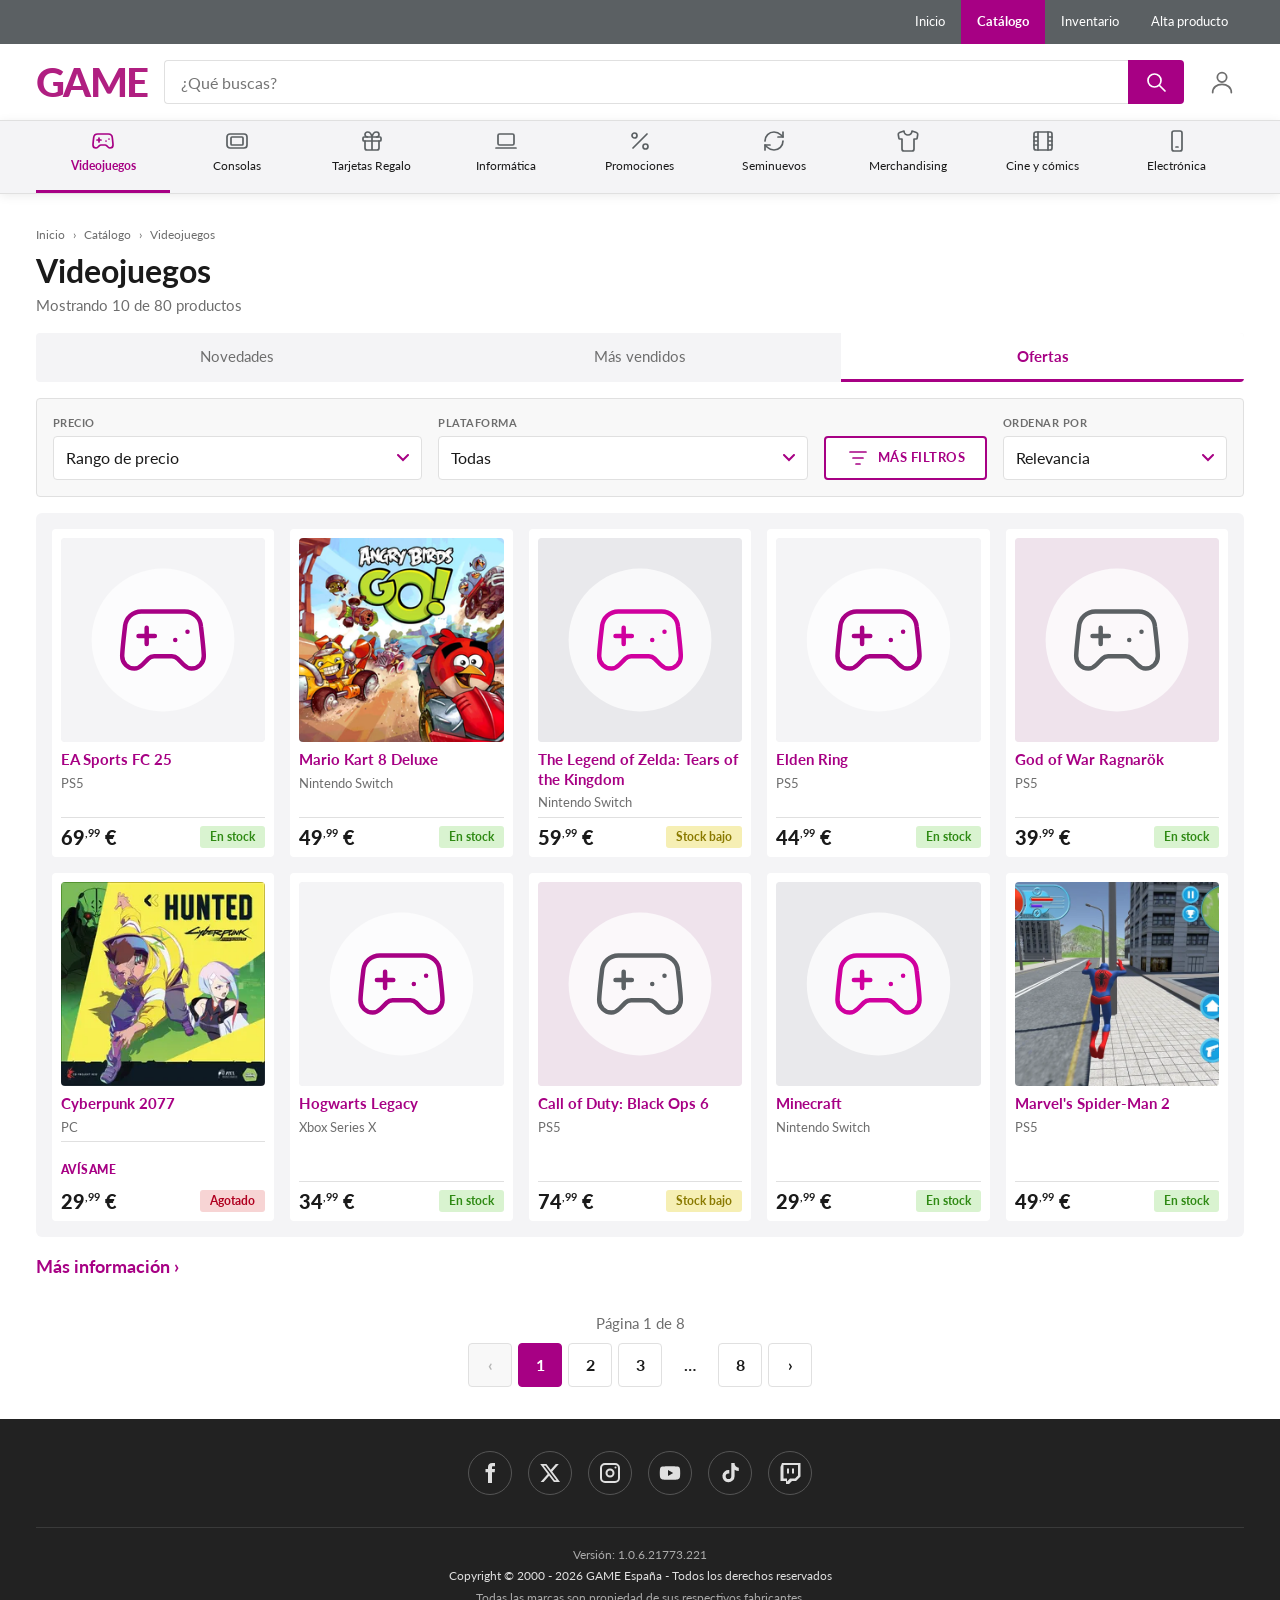
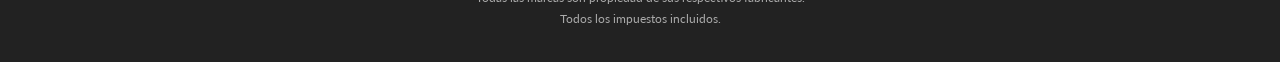
<file: catalogo-videojuegos.html>
<!DOCTYPE html>
<html lang="es">
<head>
  <meta charset="UTF-8">
  <meta name="viewport" content="width=device-width, initial-scale=1">
  <meta name="description" content="Catálogo de videojuegos del almacén GAME.">
  <title>Videojuegos | GAME Almacén</title>
  <link rel="icon" href="img/favicon.svg" type="image/svg+xml">
  <link rel="preconnect" href="https://fonts.googleapis.com">
  <link rel="preconnect" href="https://fonts.gstatic.com" crossorigin>
  <link rel="stylesheet" href="https://fonts.googleapis.com/css2?family=Lato:wght@400;700;900&display=swap">
  <link rel="stylesheet" href="css/estilos.css">
</head>
<body>
  <a class="saltar" href="#contenido">Saltar al contenido</a>
  <nav class="menu-principal" aria-label="Menú principal">
    <ul class="contenedor menu-lista">
      <li><a href="index.html">Inicio</a></li>
      <li><a href="catalogo.html" class="activo" aria-current="page">Catálogo</a></li>
      <li><a href="inventario.html">Inventario</a></li>
      <li><a href="alta.html">Alta producto</a></li>
    </ul>
  </nav>
  <header class="cabecera">
    <div class="contenedor cabecera-fila">
      <a class="logo" href="index.html" aria-label="GAME, ir al inicio">GAME</a>
      <form class="buscador" role="search" action="catalogo.html">
        <label class="solo-lector" for="buscar">Buscar productos</label>
        <input id="buscar" type="search" name="q" placeholder="¿Qué buscas?">
        <button type="submit" aria-label="Buscar"><svg class="icono " viewBox="0 0 24 24" aria-hidden="true" focusable="false"><circle cx="10.5" cy="10.5" r="6.5"/><path d="M15.5 15.5L21 21"/></svg></button>
      </form>
      <div class="cabecera-iconos">
        <a href="alta.html" aria-label="Mi cuenta"><svg class="icono " viewBox="0 0 24 24" aria-hidden="true" focusable="false"><circle cx="12" cy="8" r="4"/><path d="M4 21c0-4.4 3.6-7 8-7s8 2.6 8 7"/></svg></a>
      </div>
    </div>
  </header>
  <nav class="categorias" aria-label="Categorías de productos">
    <ul class="contenedor categorias-lista">
      <li><a href="catalogo-videojuegos.html" class="activo" aria-current="page"><svg class="icono " viewBox="0 0 24 24" aria-hidden="true" focusable="false"><path d="M6 11h4M8 9v4M15 12h.01M18 10h.01"/><path d="M17.32 5H6.68a4 4 0 0 0-3.978 3.59C2.604 9.416 2 14.456 2 16a3 3 0 0 0 3 3c1 0 1.5-.5 2-1l1.414-1.414A2 2 0 0 1 9.828 16h4.344a2 2 0 0 1 1.414.586L17 18c.5.5 1 1 2 1a3 3 0 0 0 3-3c0-1.545-.604-6.584-.685-7.258A4 4 0 0 0 17.32 5z"/></svg>Videojuegos</a></li>
      <li><a href="catalogo-consolas.html"><svg class="icono " viewBox="0 0 24 24" aria-hidden="true" focusable="false"><rect x="2" y="5" width="20" height="14" rx="3"/><rect x="6" y="8" width="12" height="8" rx="1"/></svg>Consolas</a></li>
      <li><a href="catalogo-tarjetas-regalo.html"><svg class="icono " viewBox="0 0 24 24" aria-hidden="true" focusable="false"><rect x="3" y="8" width="18" height="4" rx="1"/><path d="M12 8v13M19 12v7a2 2 0 0 1-2 2H7a2 2 0 0 1-2-2v-7M7.5 8a2.5 2.5 0 0 1 0-5C11 3 12 8 12 8s1-5 4.5-5a2.5 2.5 0 0 1 0 5"/></svg>Tarjetas Regalo</a></li>
      <li><a href="catalogo-informatica.html"><svg class="icono " viewBox="0 0 24 24" aria-hidden="true" focusable="false"><rect x="4" y="5" width="16" height="11" rx="1.5"/><path d="M2 19h20"/></svg>Informática</a></li>
      <li><a href="catalogo-promociones.html"><svg class="icono " viewBox="0 0 24 24" aria-hidden="true" focusable="false"><path d="M19 5L5 19"/><circle cx="6.5" cy="6.5" r="2.5"/><circle cx="17.5" cy="17.5" r="2.5"/></svg>Promociones</a></li>
      <li><a href="catalogo-seminuevos.html"><svg class="icono " viewBox="0 0 24 24" aria-hidden="true" focusable="false"><path d="M3 12a9 9 0 0 1 9-9 9.75 9.75 0 0 1 6.74 2.74L21 8"/><path d="M21 3v5h-5"/><path d="M21 12a9 9 0 0 1-9 9 9.75 9.75 0 0 1-6.74-2.74L3 16"/><path d="M8 16H3v5"/></svg>Seminuevos</a></li>
      <li><a href="catalogo-merchandising.html"><svg class="icono " viewBox="0 0 24 24" aria-hidden="true" focusable="false"><path d="M20.38 3.46 16 2a4 4 0 0 1-8 0L3.62 3.46a2 2 0 0 0-1.34 2.23l.58 3.47a1 1 0 0 0 .99.84H6v10c0 1.1.9 2 2 2h8a2 2 0 0 0 2-2V10h2.15a1 1 0 0 0 .99-.84l.58-3.47a2 2 0 0 0-1.34-2.23z"/></svg>Merchandising</a></li>
      <li><a href="catalogo-cine-comics.html"><svg class="icono " viewBox="0 0 24 24" aria-hidden="true" focusable="false"><rect x="3" y="3" width="18" height="18" rx="2"/><path d="M7 3v18M17 3v18M3 8h4M3 12h4M3 16h4M17 8h4M17 12h4M17 16h4"/></svg>Cine y cómics</a></li>
      <li><a href="catalogo-electronica.html"><svg class="icono " viewBox="0 0 24 24" aria-hidden="true" focusable="false"><rect x="7" y="2" width="10" height="20" rx="2"/><path d="M11 18h2"/></svg>Electrónica</a></li>
    </ul>
  </nav>
  <main class="principal" id="contenido">
    <div class="contenedor">
      <nav class="migas" aria-label="Migas de pan">
        <ol><li><a href="index.html">Inicio</a></li><li><a href="catalogo.html">Catálogo</a></li><li aria-current="page">Videojuegos</li></ol>
      </nav>
      <h1 class="titulo-pagina">Videojuegos</h1>
      <p class="subtitulo">Mostrando 10 de 80 productos</p>
      <nav class="pestanas" aria-label="Selección de promoción">
        <a href="#">Novedades</a><a href="#">Más vendidos</a><a class="activo" href="#" aria-current="true">Ofertas</a>
      </nav>
      <section class="filtros" aria-label="Filtros y ordenación">
        <form class="filtros-form" action="#">
          <div class="campo-filtro">
            <label for="f-precio">Precio</label>
            <select class="select" id="f-precio" name="precio">
              <option>Rango de precio</option><option>Menos de 20 €</option><option>20 € - 50 €</option><option>Más de 50 €</option>
            </select>
          </div>
          <div class="campo-filtro">
          <label for="f-plat">Plataforma</label>
          <select class="select" id="f-plat" name="plataforma">
            <option>Todas</option><option>PS5</option><option>Xbox</option><option>Nintendo Switch</option><option>PC</option>
          </select>
        </div>
          <details class="mas-filtros">
            <summary class="boton boton-secundario"><svg class="icono " viewBox="0 0 24 24" aria-hidden="true" focusable="false"><path d="M4 6h16M7 12h10M10 18h4"/></svg> Más filtros</summary>
            <div class="mas-filtros-panel">
              <label class="control"><input type="checkbox" name="disponible" checked> Disponible</label>
              <label class="control"><input type="checkbox" name="oferta"> En oferta</label>
              <label class="control"><input type="checkbox" name="seminuevo"> Seminuevo</label>
            </div>
          </details>
          <div class="campo-filtro campo-orden">
            <label for="f-orden">Ordenar por</label>
            <select class="select" id="f-orden" name="orden">
              <option>Relevancia</option><option>Precio: menor a mayor</option><option>Precio: mayor a menor</option><option>Más vendidos</option><option>Novedades</option>
            </select>
          </div>
        </form>
      </section>
      <section aria-labelledby="titulo-listado">
        <h2 class="solo-lector" id="titulo-listado">Listado de productos</h2>
        <div class="rejilla-productos">
        <article class="tarjeta">
          <figure class="tarjeta-imagen">
            <img src="img/productos/videojuegos-1.svg" alt="Imagen de ejemplo de EA Sports FC 25" width="400" height="400" loading="lazy">
            
          </figure>
          <div class="tarjeta-cuerpo">
            <h3 class="tarjeta-nombre"><a href="#">EA Sports FC 25</a></h3>
            <p class="tarjeta-plataforma">PS5</p>
            <div class="tarjeta-pie">
              <div class="tarjeta-compra"><p class="precio">69<sup>,99</sup> €</p></div>
              <span class="etiqueta-stock stock-ok">En stock</span>
            </div>
          </div>
        </article>
        <article class="tarjeta">
          <figure class="tarjeta-imagen">
            <img src="img/productos/p_cars.png" alt="Imagen de ejemplo de Mario Kart 8 Deluxe" width="400" height="400" loading="lazy">
            
          </figure>
          <div class="tarjeta-cuerpo">
            <h3 class="tarjeta-nombre"><a href="#">Mario Kart 8 Deluxe</a></h3>
            <p class="tarjeta-plataforma">Nintendo Switch</p>
            <div class="tarjeta-pie">
              <div class="tarjeta-compra"><p class="precio">49<sup>,99</sup> €</p></div>
              <span class="etiqueta-stock stock-ok">En stock</span>
            </div>
          </div>
        </article>
        <article class="tarjeta">
          <figure class="tarjeta-imagen">
            <img src="img/productos/videojuegos-3.svg" alt="Imagen de ejemplo de The Legend of Zelda: Tears of the Kingdom" width="400" height="400" loading="lazy">
            
          </figure>
          <div class="tarjeta-cuerpo">
            <h3 class="tarjeta-nombre"><a href="#">The Legend of Zelda: Tears of the Kingdom</a></h3>
            <p class="tarjeta-plataforma">Nintendo Switch</p>
            <div class="tarjeta-pie">
              <div class="tarjeta-compra"><p class="precio">59<sup>,99</sup> €</p></div>
              <span class="etiqueta-stock stock-bajo">Stock bajo</span>
            </div>
          </div>
        </article>
        <article class="tarjeta">
          <figure class="tarjeta-imagen">
            <img src="img/productos/videojuegos-1.svg" alt="Imagen de ejemplo de Elden Ring" width="400" height="400" loading="lazy">
            
          </figure>
          <div class="tarjeta-cuerpo">
            <h3 class="tarjeta-nombre"><a href="#">Elden Ring</a></h3>
            <p class="tarjeta-plataforma">PS5</p>
            <div class="tarjeta-pie">
              <div class="tarjeta-compra"><p class="precio">44<sup>,99</sup> €</p></div>
              <span class="etiqueta-stock stock-ok">En stock</span>
            </div>
          </div>
        </article>
        <article class="tarjeta">
          <figure class="tarjeta-imagen">
            <img src="img/productos/videojuegos-2.svg" alt="Imagen de ejemplo de God of War Ragnarök" width="400" height="400" loading="lazy">
            
          </figure>
          <div class="tarjeta-cuerpo">
            <h3 class="tarjeta-nombre"><a href="#">God of War Ragnarök</a></h3>
            <p class="tarjeta-plataforma">PS5</p>
            <div class="tarjeta-pie">
              <div class="tarjeta-compra"><p class="precio">39<sup>,99</sup> €</p></div>
              <span class="etiqueta-stock stock-ok">En stock</span>
            </div>
          </div>
        </article>
        <article class="tarjeta">
          <figure class="tarjeta-imagen">
            <img src="img/productos/p_cp.png" alt="Imagen de ejemplo de Cyberpunk 2077" width="400" height="400" loading="lazy">
            
          </figure>
          <div class="tarjeta-cuerpo">
            <h3 class="tarjeta-nombre"><a href="#">Cyberpunk 2077</a></h3>
            <p class="tarjeta-plataforma">PC</p>
            <div class="tarjeta-pie">
              <div class="tarjeta-compra"><a class="enlace-accion" href="#">Avísame</a><p class="precio">29<sup>,99</sup> €</p></div>
              <span class="etiqueta-stock stock-agotado">Agotado</span>
            </div>
          </div>
        </article>
        <article class="tarjeta">
          <figure class="tarjeta-imagen">
            <img src="img/productos/videojuegos-1.svg" alt="Imagen de ejemplo de Hogwarts Legacy" width="400" height="400" loading="lazy">
            
          </figure>
          <div class="tarjeta-cuerpo">
            <h3 class="tarjeta-nombre"><a href="#">Hogwarts Legacy</a></h3>
            <p class="tarjeta-plataforma">Xbox Series X</p>
            <div class="tarjeta-pie">
              <div class="tarjeta-compra"><p class="precio">34<sup>,99</sup> €</p></div>
              <span class="etiqueta-stock stock-ok">En stock</span>
            </div>
          </div>
        </article>
        <article class="tarjeta">
          <figure class="tarjeta-imagen">
            <img src="img/productos/videojuegos-2.svg" alt="Imagen de ejemplo de Call of Duty: Black Ops 6" width="400" height="400" loading="lazy">
            
          </figure>
          <div class="tarjeta-cuerpo">
            <h3 class="tarjeta-nombre"><a href="#">Call of Duty: Black Ops 6</a></h3>
            <p class="tarjeta-plataforma">PS5</p>
            <div class="tarjeta-pie">
              <div class="tarjeta-compra"><p class="precio">74<sup>,99</sup> €</p></div>
              <span class="etiqueta-stock stock-bajo">Stock bajo</span>
            </div>
          </div>
        </article>
        <article class="tarjeta">
          <figure class="tarjeta-imagen">
            <img src="img/productos/videojuegos-3.svg" alt="Imagen de ejemplo de Minecraft" width="400" height="400" loading="lazy">
            
          </figure>
          <div class="tarjeta-cuerpo">
            <h3 class="tarjeta-nombre"><a href="#">Minecraft</a></h3>
            <p class="tarjeta-plataforma">Nintendo Switch</p>
            <div class="tarjeta-pie">
              <div class="tarjeta-compra"><p class="precio">29<sup>,99</sup> €</p></div>
              <span class="etiqueta-stock stock-ok">En stock</span>
            </div>
          </div>
        </article>
        <article class="tarjeta">
          <figure class="tarjeta-imagen">
            <img src="img/productos/p_spiderman.png" alt="Imagen de ejemplo de Marvel's Spider-Man 2" width="400" height="400" loading="lazy">
            
          </figure>
          <div class="tarjeta-cuerpo">
            <h3 class="tarjeta-nombre"><a href="#">Marvel's Spider-Man 2</a></h3>
            <p class="tarjeta-plataforma">PS5</p>
            <div class="tarjeta-pie">
              <div class="tarjeta-compra"><p class="precio">49<sup>,99</sup> €</p></div>
              <span class="etiqueta-stock stock-ok">En stock</span>
            </div>
          </div>
        </article>
        </div>
      </section>
      <a class="enlace-mas-info" href="catalogo.html">Más información <span aria-hidden="true">›</span></a>
      <nav class="paginacion" aria-label="Paginación">
        <p class="paginacion-texto">Página 1 de 8</p>
        <ul class="paginacion-lista">
          <li><span class="pag-item desactivado" aria-disabled="true" aria-label="Página anterior">‹</span></li>
          <li><a class="pag-item activo" href="#" aria-current="page">1</a></li>
          <li><a class="pag-item" href="#">2</a></li>
          <li><a class="pag-item" href="#">3</a></li>
          <li><span class="pag-item pag-puntos" aria-hidden="true">…</span></li>
          <li><a class="pag-item" href="#">8</a></li>
          <li><a class="pag-item" href="#" aria-label="Página siguiente">›</a></li>
        </ul>
      </nav>
    </div>
  </main>
  <footer class="pie">
    <div class="contenedor pie-contenido">
      <ul class="redes" aria-label="Redes sociales">
        <li><a href="#" aria-label="Facebook"><svg class="icono icono-relleno" viewBox="0 0 24 24" aria-hidden="true" focusable="false"><path d="M14 8V6.5c0-.8.2-1.2 1.3-1.2H17V2h-2.6C11.2 2 10 3.8 10 6.2V8H7.5v3.3H10V22h4V11.3h2.7L17 8z"/></svg></a></li>
        <li><a href="#" aria-label="X / Twitter"><svg class="icono icono-relleno" viewBox="0 0 24 24" aria-hidden="true" focusable="false"><path d="M17.8 3h3L14.2 10.6 22 21h-6.1l-4.8-6.3L5.6 21h-3l7.1-8.1L2.2 3h6.2l4.3 5.7zm-1 16.2h1.7L7.5 4.7H5.7z"/></svg></a></li>
        <li><a href="#" aria-label="Instagram"><svg class="icono icono-relleno" viewBox="0 0 24 24" aria-hidden="true" focusable="false"><path d="M7 2h10a5 5 0 0 1 5 5v10a5 5 0 0 1-5 5H7a5 5 0 0 1-5-5V7a5 5 0 0 1 5-5zm0 2a3 3 0 0 0-3 3v10a3 3 0 0 0 3 3h10a3 3 0 0 0 3-3V7a3 3 0 0 0-3-3zm5 3.5a4.5 4.5 0 1 1 0 9 4.5 4.5 0 0 1 0-9zm0 2a2.5 2.5 0 1 0 0 5 2.5 2.5 0 0 0 0-5zM17.5 5.5a1 1 0 1 1 0 2 1 1 0 0 1 0-2z"/></svg></a></li>
        <li><a href="#" aria-label="YouTube"><svg class="icono icono-relleno" viewBox="0 0 24 24" aria-hidden="true" focusable="false"><path d="M22 8.2c-.2-1.5-1-2.4-2.4-2.6C17.8 5.3 12 5.3 12 5.3s-5.8 0-7.6.3C3 5.8 2.2 6.7 2 8.2 1.8 9.7 1.8 12 1.8 12s0 2.3.2 3.8c.2 1.5 1 2.4 2.4 2.6 1.8.3 7.6.3 7.6.3s5.8 0 7.6-.3c1.4-.2 2.2-1.100 2.4-2.6.2-1.500.2-3.800.2-3.800s0-2.300-.2-3.800zM10 15V9l5.200 3z"/></svg></a></li>
        <li><a href="#" aria-label="TikTok"><svg class="icono icono-relleno" viewBox="0 0 24 24" aria-hidden="true" focusable="false"><path d="M16.6 2h-3.3v13.2a2.800 2.800 0 1 1-2.800-2.800c.3 0 .6 0 .8.1V9.1a6.100 6.100 0 1 0 5.300 6.100V8.700a7.300 7.300 0 0 0 4.200 1.300V6.700A4.300 4.300 0 0 1 16.600 2z"/></svg></a></li>
        <li><a href="#" aria-label="Twitch"><svg class="icono icono-relleno" viewBox="0 0 24 24" aria-hidden="true" focusable="false"><path d="M4 2L2.500 6v14H8v3h3l3-3h4l4.500-4.500V2zm16 12.500L17 17.500h-5l-3 3v-3H5.500V4H20zM16 7.500h-2v5h2zm-5 0H9v5h2z"/></svg></a></li>
      </ul>
      <div class="legal">
        <p>Versión: 1.0.6.21773.221</p>
        <p>Copyright © 2000 - 2026 GAME España - Todos los derechos reservados</p>
        <p>Todas las marcas son propiedad de sus respectivos fabricantes.</p>
        <p>Todos los impuestos incluidos.</p>
      </div>
    </div>
  </footer>
</body>
</html>
</file>
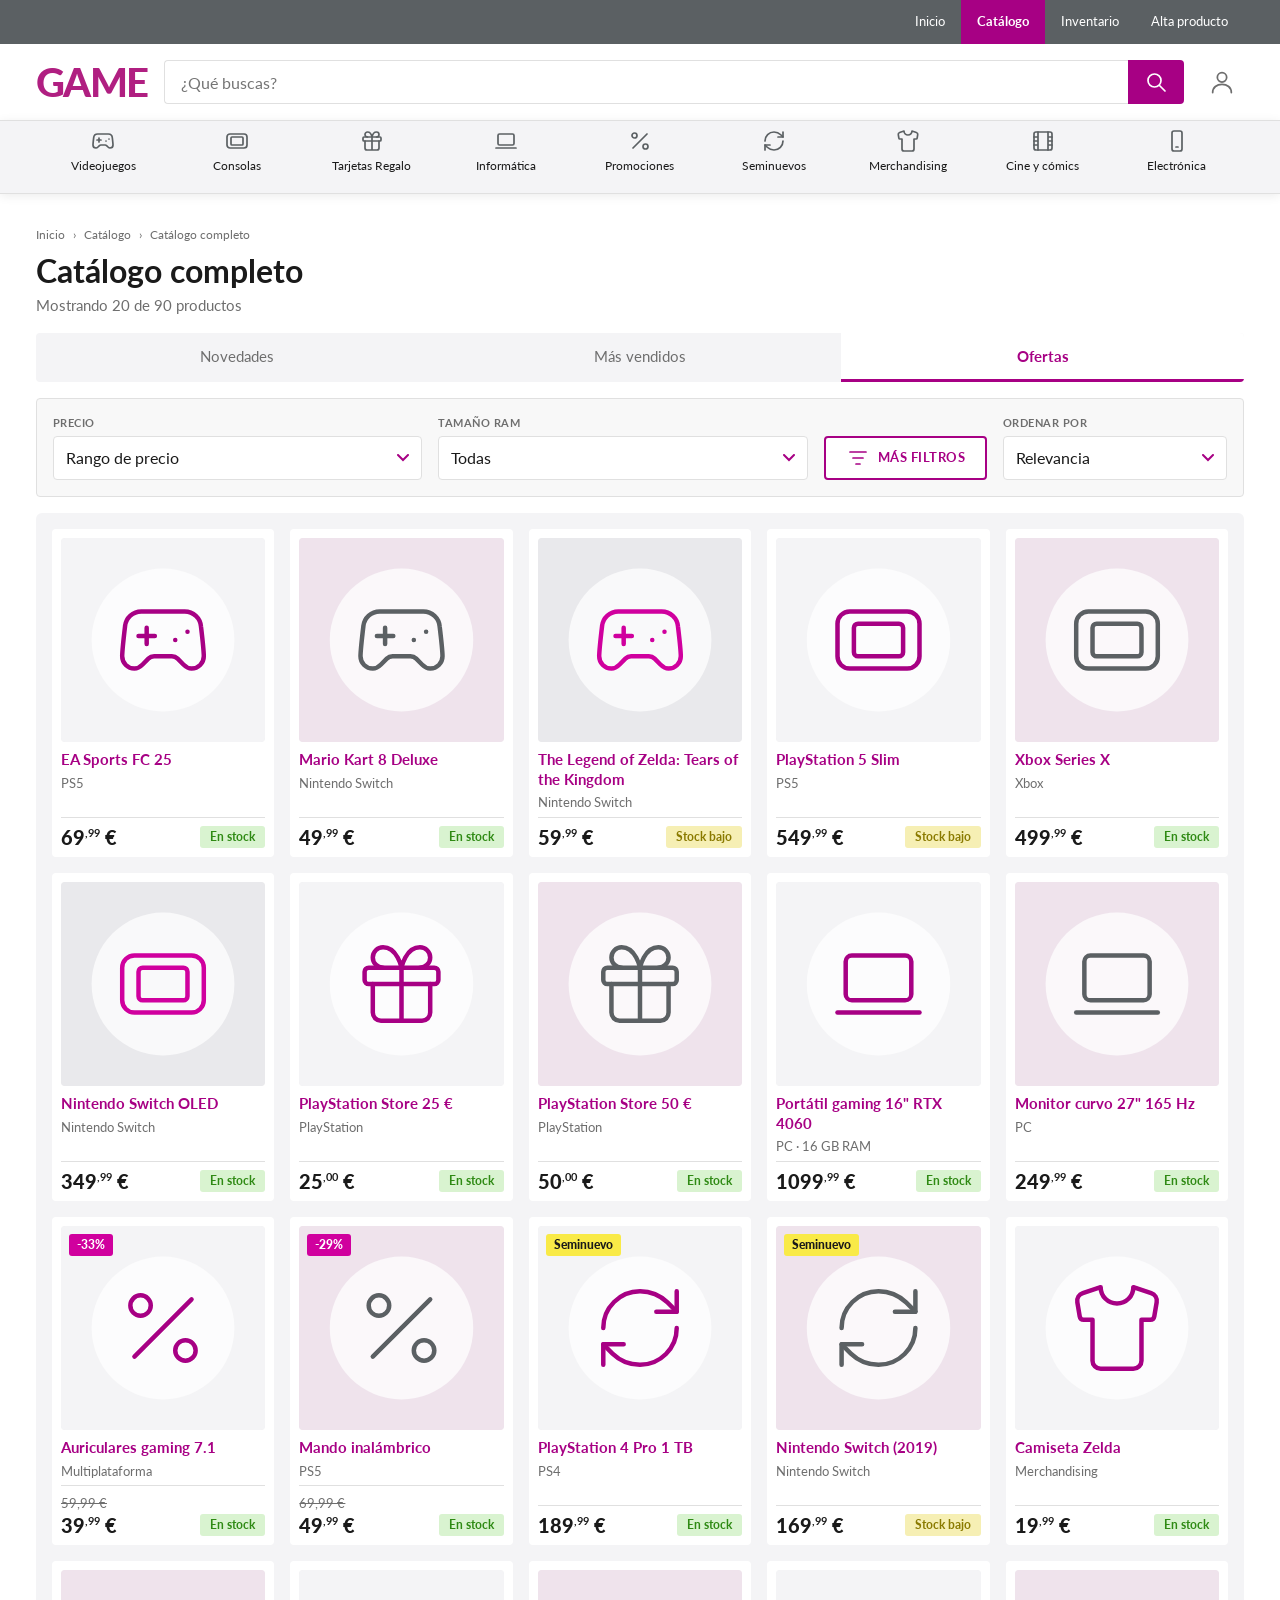
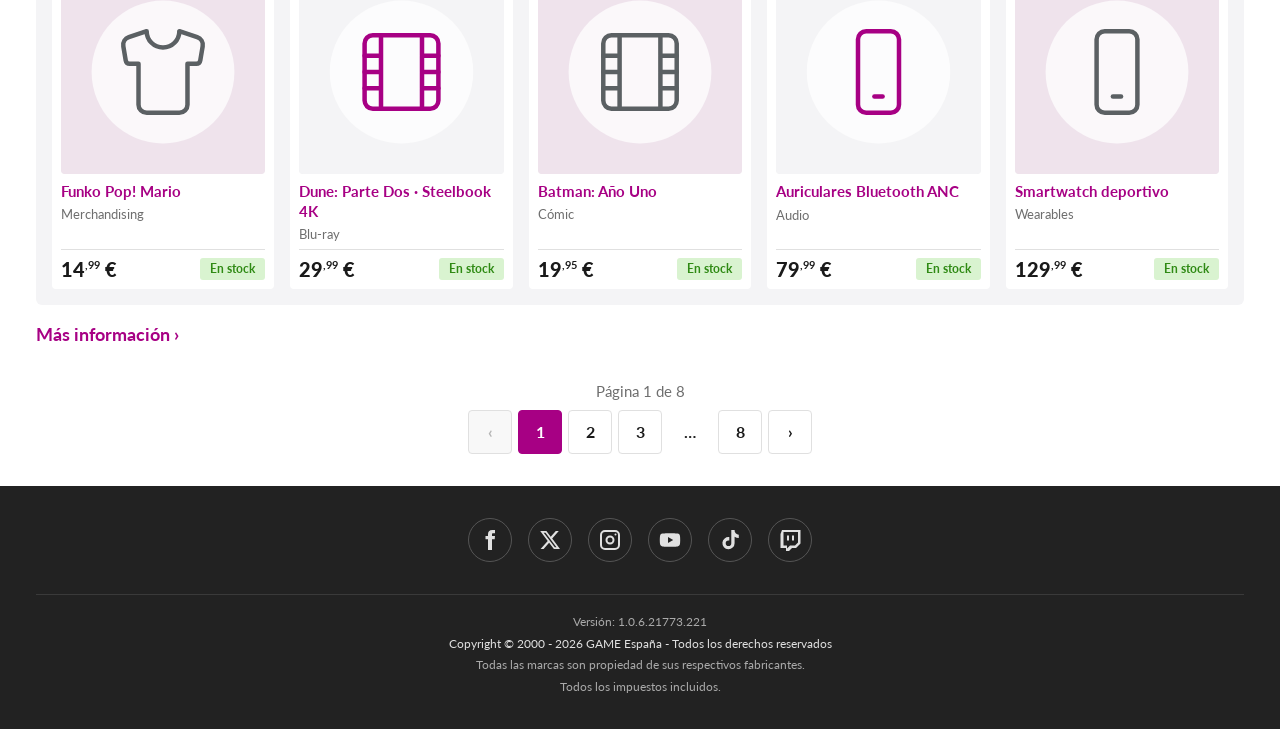
<file: catalogo.html>
<!DOCTYPE html>
<html lang="es">
<head>
  <meta charset="UTF-8">
  <meta name="viewport" content="width=device-width, initial-scale=1">
  <meta name="description" content="Catálogo de catálogo completo del almacén GAME.">
  <title>Catálogo completo | GAME Almacén</title>
  <link rel="icon" href="img/favicon.svg" type="image/svg+xml">
  <link rel="preconnect" href="https://fonts.googleapis.com">
  <link rel="preconnect" href="https://fonts.gstatic.com" crossorigin>
  <link rel="stylesheet" href="https://fonts.googleapis.com/css2?family=Lato:wght@400;700;900&display=swap">
  <link rel="stylesheet" href="css/estilos.css">
</head>
<body>
  <a class="saltar" href="#contenido">Saltar al contenido</a>
  <nav class="menu-principal" aria-label="Menú principal">
    <ul class="contenedor menu-lista">
      <li><a href="index.html">Inicio</a></li>
      <li><a href="catalogo.html" class="activo" aria-current="page">Catálogo</a></li>
      <li><a href="inventario.html">Inventario</a></li>
      <li><a href="alta.html">Alta producto</a></li>
    </ul>
  </nav>
  <header class="cabecera">
    <div class="contenedor cabecera-fila">
      <a class="logo" href="index.html" aria-label="GAME, ir al inicio">GAME</a>
      <form class="buscador" role="search" action="catalogo.html">
        <label class="solo-lector" for="buscar">Buscar productos</label>
        <input id="buscar" type="search" name="q" placeholder="¿Qué buscas?">
        <button type="submit" aria-label="Buscar"><svg class="icono " viewBox="0 0 24 24" aria-hidden="true" focusable="false"><circle cx="10.5" cy="10.5" r="6.5"/><path d="M15.5 15.5L21 21"/></svg></button>
      </form>
      <div class="cabecera-iconos">
        <a href="alta.html" aria-label="Mi cuenta"><svg class="icono " viewBox="0 0 24 24" aria-hidden="true" focusable="false"><circle cx="12" cy="8" r="4"/><path d="M4 21c0-4.4 3.6-7 8-7s8 2.6 8 7"/></svg></a>
      </div>
    </div>
  </header>
  <nav class="categorias" aria-label="Categorías de productos">
    <ul class="contenedor categorias-lista">
      <li><a href="catalogo-videojuegos.html"><svg class="icono " viewBox="0 0 24 24" aria-hidden="true" focusable="false"><path d="M6 11h4M8 9v4M15 12h.01M18 10h.01"/><path d="M17.32 5H6.68a4 4 0 0 0-3.978 3.59C2.604 9.416 2 14.456 2 16a3 3 0 0 0 3 3c1 0 1.5-.5 2-1l1.414-1.414A2 2 0 0 1 9.828 16h4.344a2 2 0 0 1 1.414.586L17 18c.5.5 1 1 2 1a3 3 0 0 0 3-3c0-1.545-.604-6.584-.685-7.258A4 4 0 0 0 17.32 5z"/></svg>Videojuegos</a></li>
      <li><a href="catalogo-consolas.html"><svg class="icono " viewBox="0 0 24 24" aria-hidden="true" focusable="false"><rect x="2" y="5" width="20" height="14" rx="3"/><rect x="6" y="8" width="12" height="8" rx="1"/></svg>Consolas</a></li>
      <li><a href="catalogo-tarjetas-regalo.html"><svg class="icono " viewBox="0 0 24 24" aria-hidden="true" focusable="false"><rect x="3" y="8" width="18" height="4" rx="1"/><path d="M12 8v13M19 12v7a2 2 0 0 1-2 2H7a2 2 0 0 1-2-2v-7M7.5 8a2.5 2.5 0 0 1 0-5C11 3 12 8 12 8s1-5 4.5-5a2.5 2.5 0 0 1 0 5"/></svg>Tarjetas Regalo</a></li>
      <li><a href="catalogo-informatica.html"><svg class="icono " viewBox="0 0 24 24" aria-hidden="true" focusable="false"><rect x="4" y="5" width="16" height="11" rx="1.5"/><path d="M2 19h20"/></svg>Informática</a></li>
      <li><a href="catalogo-promociones.html"><svg class="icono " viewBox="0 0 24 24" aria-hidden="true" focusable="false"><path d="M19 5L5 19"/><circle cx="6.5" cy="6.5" r="2.5"/><circle cx="17.5" cy="17.5" r="2.5"/></svg>Promociones</a></li>
      <li><a href="catalogo-seminuevos.html"><svg class="icono " viewBox="0 0 24 24" aria-hidden="true" focusable="false"><path d="M3 12a9 9 0 0 1 9-9 9.75 9.75 0 0 1 6.74 2.74L21 8"/><path d="M21 3v5h-5"/><path d="M21 12a9 9 0 0 1-9 9 9.75 9.75 0 0 1-6.74-2.74L3 16"/><path d="M8 16H3v5"/></svg>Seminuevos</a></li>
      <li><a href="catalogo-merchandising.html"><svg class="icono " viewBox="0 0 24 24" aria-hidden="true" focusable="false"><path d="M20.38 3.46 16 2a4 4 0 0 1-8 0L3.62 3.46a2 2 0 0 0-1.34 2.23l.58 3.47a1 1 0 0 0 .99.84H6v10c0 1.1.9 2 2 2h8a2 2 0 0 0 2-2V10h2.15a1 1 0 0 0 .99-.84l.58-3.47a2 2 0 0 0-1.34-2.23z"/></svg>Merchandising</a></li>
      <li><a href="catalogo-cine-comics.html"><svg class="icono " viewBox="0 0 24 24" aria-hidden="true" focusable="false"><rect x="3" y="3" width="18" height="18" rx="2"/><path d="M7 3v18M17 3v18M3 8h4M3 12h4M3 16h4M17 8h4M17 12h4M17 16h4"/></svg>Cine y cómics</a></li>
      <li><a href="catalogo-electronica.html"><svg class="icono " viewBox="0 0 24 24" aria-hidden="true" focusable="false"><rect x="7" y="2" width="10" height="20" rx="2"/><path d="M11 18h2"/></svg>Electrónica</a></li>
    </ul>
  </nav>
  <main class="principal" id="contenido">
    <div class="contenedor">
      <nav class="migas" aria-label="Migas de pan">
        <ol><li><a href="index.html">Inicio</a></li><li><a href="catalogo.html">Catálogo</a></li><li aria-current="page">Catálogo completo</li></ol>
      </nav>
      <h1 class="titulo-pagina">Catálogo completo</h1>
      <p class="subtitulo">Mostrando 20 de 90 productos</p>
      <nav class="pestanas" aria-label="Selección de promoción">
        <a href="#">Novedades</a><a href="#">Más vendidos</a><a class="activo" href="#" aria-current="true">Ofertas</a>
      </nav>
      <section class="filtros" aria-label="Filtros y ordenación">
        <form class="filtros-form" action="#">
          <div class="campo-filtro">
            <label for="f-precio">Precio</label>
            <select class="select" id="f-precio" name="precio">
              <option>Rango de precio</option><option>Menos de 20 €</option><option>20 € - 50 €</option><option>Más de 50 €</option>
            </select>
          </div>
          <div class="campo-filtro">
          <label for="f-ram">Tamaño RAM</label>
          <select class="select" id="f-ram" name="ram">
            <option>Todas</option><option>8 GB</option><option>16 GB</option><option>32 GB</option>
          </select>
        </div>
          <details class="mas-filtros">
            <summary class="boton boton-secundario"><svg class="icono " viewBox="0 0 24 24" aria-hidden="true" focusable="false"><path d="M4 6h16M7 12h10M10 18h4"/></svg> Más filtros</summary>
            <div class="mas-filtros-panel">
              <label class="control"><input type="checkbox" name="disponible" checked> Disponible</label>
              <label class="control"><input type="checkbox" name="oferta"> En oferta</label>
              <label class="control"><input type="checkbox" name="seminuevo"> Seminuevo</label>
            </div>
          </details>
          <div class="campo-filtro campo-orden">
            <label for="f-orden">Ordenar por</label>
            <select class="select" id="f-orden" name="orden">
              <option>Relevancia</option><option>Precio: menor a mayor</option><option>Precio: mayor a menor</option><option>Más vendidos</option><option>Novedades</option>
            </select>
          </div>
        </form>
      </section>
      <section aria-labelledby="titulo-listado">
        <h2 class="solo-lector" id="titulo-listado">Listado de productos</h2>
        <div class="rejilla-productos">
        <article class="tarjeta">
          <figure class="tarjeta-imagen">
            <img src="img/productos/videojuegos-1.svg" alt="Imagen de ejemplo de EA Sports FC 25" width="400" height="400" loading="lazy">
            
          </figure>
          <div class="tarjeta-cuerpo">
            <h3 class="tarjeta-nombre"><a href="#">EA Sports FC 25</a></h3>
            <p class="tarjeta-plataforma">PS5</p>
            <div class="tarjeta-pie">
              <div class="tarjeta-compra"><p class="precio">69<sup>,99</sup> €</p></div>
              <span class="etiqueta-stock stock-ok">En stock</span>
            </div>
          </div>
        </article>
        <article class="tarjeta">
          <figure class="tarjeta-imagen">
            <img src="img/productos/videojuegos-2.svg" alt="Imagen de ejemplo de Mario Kart 8 Deluxe" width="400" height="400" loading="lazy">
            
          </figure>
          <div class="tarjeta-cuerpo">
            <h3 class="tarjeta-nombre"><a href="#">Mario Kart 8 Deluxe</a></h3>
            <p class="tarjeta-plataforma">Nintendo Switch</p>
            <div class="tarjeta-pie">
              <div class="tarjeta-compra"><p class="precio">49<sup>,99</sup> €</p></div>
              <span class="etiqueta-stock stock-ok">En stock</span>
            </div>
          </div>
        </article>
        <article class="tarjeta">
          <figure class="tarjeta-imagen">
            <img src="img/productos/videojuegos-3.svg" alt="Imagen de ejemplo de The Legend of Zelda: Tears of the Kingdom" width="400" height="400" loading="lazy">
            
          </figure>
          <div class="tarjeta-cuerpo">
            <h3 class="tarjeta-nombre"><a href="#">The Legend of Zelda: Tears of the Kingdom</a></h3>
            <p class="tarjeta-plataforma">Nintendo Switch</p>
            <div class="tarjeta-pie">
              <div class="tarjeta-compra"><p class="precio">59<sup>,99</sup> €</p></div>
              <span class="etiqueta-stock stock-bajo">Stock bajo</span>
            </div>
          </div>
        </article>
        <article class="tarjeta">
          <figure class="tarjeta-imagen">
            <img src="img/productos/consolas-1.svg" alt="Imagen de ejemplo de PlayStation 5 Slim" width="400" height="400" loading="lazy">
            
          </figure>
          <div class="tarjeta-cuerpo">
            <h3 class="tarjeta-nombre"><a href="#">PlayStation 5 Slim</a></h3>
            <p class="tarjeta-plataforma">PS5</p>
            <div class="tarjeta-pie">
              <div class="tarjeta-compra"><p class="precio">549<sup>,99</sup> €</p></div>
              <span class="etiqueta-stock stock-bajo">Stock bajo</span>
            </div>
          </div>
        </article>
        <article class="tarjeta">
          <figure class="tarjeta-imagen">
            <img src="img/productos/consolas-2.svg" alt="Imagen de ejemplo de Xbox Series X" width="400" height="400" loading="lazy">
            
          </figure>
          <div class="tarjeta-cuerpo">
            <h3 class="tarjeta-nombre"><a href="#">Xbox Series X</a></h3>
            <p class="tarjeta-plataforma">Xbox</p>
            <div class="tarjeta-pie">
              <div class="tarjeta-compra"><p class="precio">499<sup>,99</sup> €</p></div>
              <span class="etiqueta-stock stock-ok">En stock</span>
            </div>
          </div>
        </article>
        <article class="tarjeta">
          <figure class="tarjeta-imagen">
            <img src="img/productos/consolas-3.svg" alt="Imagen de ejemplo de Nintendo Switch OLED" width="400" height="400" loading="lazy">
            
          </figure>
          <div class="tarjeta-cuerpo">
            <h3 class="tarjeta-nombre"><a href="#">Nintendo Switch OLED</a></h3>
            <p class="tarjeta-plataforma">Nintendo Switch</p>
            <div class="tarjeta-pie">
              <div class="tarjeta-compra"><p class="precio">349<sup>,99</sup> €</p></div>
              <span class="etiqueta-stock stock-ok">En stock</span>
            </div>
          </div>
        </article>
        <article class="tarjeta">
          <figure class="tarjeta-imagen">
            <img src="img/productos/tarjetas-regalo-1.svg" alt="Imagen de ejemplo de PlayStation Store 25 €" width="400" height="400" loading="lazy">
            
          </figure>
          <div class="tarjeta-cuerpo">
            <h3 class="tarjeta-nombre"><a href="#">PlayStation Store 25 €</a></h3>
            <p class="tarjeta-plataforma">PlayStation</p>
            <div class="tarjeta-pie">
              <div class="tarjeta-compra"><p class="precio">25<sup>,00</sup> €</p></div>
              <span class="etiqueta-stock stock-ok">En stock</span>
            </div>
          </div>
        </article>
        <article class="tarjeta">
          <figure class="tarjeta-imagen">
            <img src="img/productos/tarjetas-regalo-2.svg" alt="Imagen de ejemplo de PlayStation Store 50 €" width="400" height="400" loading="lazy">
            
          </figure>
          <div class="tarjeta-cuerpo">
            <h3 class="tarjeta-nombre"><a href="#">PlayStation Store 50 €</a></h3>
            <p class="tarjeta-plataforma">PlayStation</p>
            <div class="tarjeta-pie">
              <div class="tarjeta-compra"><p class="precio">50<sup>,00</sup> €</p></div>
              <span class="etiqueta-stock stock-ok">En stock</span>
            </div>
          </div>
        </article>
        <article class="tarjeta">
          <figure class="tarjeta-imagen">
            <img src="img/productos/informatica-1.svg" alt="Imagen de ejemplo de Portátil gaming 16&quot; RTX 4060" width="400" height="400" loading="lazy">
            
          </figure>
          <div class="tarjeta-cuerpo">
            <h3 class="tarjeta-nombre"><a href="#">Portátil gaming 16&quot; RTX 4060</a></h3>
            <p class="tarjeta-plataforma">PC · 16 GB RAM</p>
            <div class="tarjeta-pie">
              <div class="tarjeta-compra"><p class="precio">1099<sup>,99</sup> €</p></div>
              <span class="etiqueta-stock stock-ok">En stock</span>
            </div>
          </div>
        </article>
        <article class="tarjeta">
          <figure class="tarjeta-imagen">
            <img src="img/productos/informatica-2.svg" alt="Imagen de ejemplo de Monitor curvo 27&quot; 165 Hz" width="400" height="400" loading="lazy">
            
          </figure>
          <div class="tarjeta-cuerpo">
            <h3 class="tarjeta-nombre"><a href="#">Monitor curvo 27&quot; 165 Hz</a></h3>
            <p class="tarjeta-plataforma">PC</p>
            <div class="tarjeta-pie">
              <div class="tarjeta-compra"><p class="precio">249<sup>,99</sup> €</p></div>
              <span class="etiqueta-stock stock-ok">En stock</span>
            </div>
          </div>
        </article>
        <article class="tarjeta">
          <figure class="tarjeta-imagen">
            <img src="img/productos/promociones-1.svg" alt="Imagen de ejemplo de Auriculares gaming 7.1" width="400" height="400" loading="lazy">
            <span class="insignia insignia-promo">-33%</span>
          </figure>
          <div class="tarjeta-cuerpo">
            <h3 class="tarjeta-nombre"><a href="#">Auriculares gaming 7.1</a></h3>
            <p class="tarjeta-plataforma">Multiplataforma</p>
            <div class="tarjeta-pie">
              <div class="tarjeta-compra"><s class="precio-antes">59,99 €</s><p class="precio">39<sup>,99</sup> €</p></div>
              <span class="etiqueta-stock stock-ok">En stock</span>
            </div>
          </div>
        </article>
        <article class="tarjeta">
          <figure class="tarjeta-imagen">
            <img src="img/productos/promociones-2.svg" alt="Imagen de ejemplo de Mando inalámbrico" width="400" height="400" loading="lazy">
            <span class="insignia insignia-promo">-29%</span>
          </figure>
          <div class="tarjeta-cuerpo">
            <h3 class="tarjeta-nombre"><a href="#">Mando inalámbrico</a></h3>
            <p class="tarjeta-plataforma">PS5</p>
            <div class="tarjeta-pie">
              <div class="tarjeta-compra"><s class="precio-antes">69,99 €</s><p class="precio">49<sup>,99</sup> €</p></div>
              <span class="etiqueta-stock stock-ok">En stock</span>
            </div>
          </div>
        </article>
        <article class="tarjeta">
          <figure class="tarjeta-imagen">
            <img src="img/productos/seminuevos-1.svg" alt="Imagen de ejemplo de PlayStation 4 Pro 1 TB" width="400" height="400" loading="lazy">
            <span class="insignia insignia-seminuevo">Seminuevo</span>
          </figure>
          <div class="tarjeta-cuerpo">
            <h3 class="tarjeta-nombre"><a href="#">PlayStation 4 Pro 1 TB</a></h3>
            <p class="tarjeta-plataforma">PS4</p>
            <div class="tarjeta-pie">
              <div class="tarjeta-compra"><p class="precio">189<sup>,99</sup> €</p></div>
              <span class="etiqueta-stock stock-ok">En stock</span>
            </div>
          </div>
        </article>
        <article class="tarjeta">
          <figure class="tarjeta-imagen">
            <img src="img/productos/seminuevos-2.svg" alt="Imagen de ejemplo de Nintendo Switch (2019)" width="400" height="400" loading="lazy">
            <span class="insignia insignia-seminuevo">Seminuevo</span>
          </figure>
          <div class="tarjeta-cuerpo">
            <h3 class="tarjeta-nombre"><a href="#">Nintendo Switch (2019)</a></h3>
            <p class="tarjeta-plataforma">Nintendo Switch</p>
            <div class="tarjeta-pie">
              <div class="tarjeta-compra"><p class="precio">169<sup>,99</sup> €</p></div>
              <span class="etiqueta-stock stock-bajo">Stock bajo</span>
            </div>
          </div>
        </article>
        <article class="tarjeta">
          <figure class="tarjeta-imagen">
            <img src="img/productos/merchandising-1.svg" alt="Imagen de ejemplo de Camiseta Zelda" width="400" height="400" loading="lazy">
            
          </figure>
          <div class="tarjeta-cuerpo">
            <h3 class="tarjeta-nombre"><a href="#">Camiseta Zelda</a></h3>
            <p class="tarjeta-plataforma">Merchandising</p>
            <div class="tarjeta-pie">
              <div class="tarjeta-compra"><p class="precio">19<sup>,99</sup> €</p></div>
              <span class="etiqueta-stock stock-ok">En stock</span>
            </div>
          </div>
        </article>
        <article class="tarjeta">
          <figure class="tarjeta-imagen">
            <img src="img/productos/merchandising-2.svg" alt="Imagen de ejemplo de Funko Pop! Mario" width="400" height="400" loading="lazy">
            
          </figure>
          <div class="tarjeta-cuerpo">
            <h3 class="tarjeta-nombre"><a href="#">Funko Pop! Mario</a></h3>
            <p class="tarjeta-plataforma">Merchandising</p>
            <div class="tarjeta-pie">
              <div class="tarjeta-compra"><p class="precio">14<sup>,99</sup> €</p></div>
              <span class="etiqueta-stock stock-ok">En stock</span>
            </div>
          </div>
        </article>
        <article class="tarjeta">
          <figure class="tarjeta-imagen">
            <img src="img/productos/cine-comics-1.svg" alt="Imagen de ejemplo de Dune: Parte Dos · Steelbook 4K" width="400" height="400" loading="lazy">
            
          </figure>
          <div class="tarjeta-cuerpo">
            <h3 class="tarjeta-nombre"><a href="#">Dune: Parte Dos · Steelbook 4K</a></h3>
            <p class="tarjeta-plataforma">Blu-ray</p>
            <div class="tarjeta-pie">
              <div class="tarjeta-compra"><p class="precio">29<sup>,99</sup> €</p></div>
              <span class="etiqueta-stock stock-ok">En stock</span>
            </div>
          </div>
        </article>
        <article class="tarjeta">
          <figure class="tarjeta-imagen">
            <img src="img/productos/cine-comics-2.svg" alt="Imagen de ejemplo de Batman: Año Uno" width="400" height="400" loading="lazy">
            
          </figure>
          <div class="tarjeta-cuerpo">
            <h3 class="tarjeta-nombre"><a href="#">Batman: Año Uno</a></h3>
            <p class="tarjeta-plataforma">Cómic</p>
            <div class="tarjeta-pie">
              <div class="tarjeta-compra"><p class="precio">19<sup>,95</sup> €</p></div>
              <span class="etiqueta-stock stock-ok">En stock</span>
            </div>
          </div>
        </article>
        <article class="tarjeta">
          <figure class="tarjeta-imagen">
            <img src="img/productos/electronica-1.svg" alt="Imagen de ejemplo de Auriculares Bluetooth ANC" width="400" height="400" loading="lazy">
            
          </figure>
          <div class="tarjeta-cuerpo">
            <h3 class="tarjeta-nombre"><a href="#">Auriculares Bluetooth ANC</a></h3>
            <p class="tarjeta-plataforma">Audio</p>
            <div class="tarjeta-pie">
              <div class="tarjeta-compra"><p class="precio">79<sup>,99</sup> €</p></div>
              <span class="etiqueta-stock stock-ok">En stock</span>
            </div>
          </div>
        </article>
        <article class="tarjeta">
          <figure class="tarjeta-imagen">
            <img src="img/productos/electronica-2.svg" alt="Imagen de ejemplo de Smartwatch deportivo" width="400" height="400" loading="lazy">
            
          </figure>
          <div class="tarjeta-cuerpo">
            <h3 class="tarjeta-nombre"><a href="#">Smartwatch deportivo</a></h3>
            <p class="tarjeta-plataforma">Wearables</p>
            <div class="tarjeta-pie">
              <div class="tarjeta-compra"><p class="precio">129<sup>,99</sup> €</p></div>
              <span class="etiqueta-stock stock-ok">En stock</span>
            </div>
          </div>
        </article>
        </div>
      </section>
      <a class="enlace-mas-info" href="catalogo.html">Más información <span aria-hidden="true">›</span></a>
      <nav class="paginacion" aria-label="Paginación">
        <p class="paginacion-texto">Página 1 de 8</p>
        <ul class="paginacion-lista">
          <li><span class="pag-item desactivado" aria-disabled="true" aria-label="Página anterior">‹</span></li>
          <li><a class="pag-item activo" href="#" aria-current="page">1</a></li>
          <li><a class="pag-item" href="#">2</a></li>
          <li><a class="pag-item" href="#">3</a></li>
          <li><span class="pag-item pag-puntos" aria-hidden="true">…</span></li>
          <li><a class="pag-item" href="#">8</a></li>
          <li><a class="pag-item" href="#" aria-label="Página siguiente">›</a></li>
        </ul>
      </nav>
    </div>
  </main>
  <footer class="pie">
    <div class="contenedor pie-contenido">
      <ul class="redes" aria-label="Redes sociales">
        <li><a href="#" aria-label="Facebook"><svg class="icono icono-relleno" viewBox="0 0 24 24" aria-hidden="true" focusable="false"><path d="M14 8V6.5c0-.8.2-1.2 1.3-1.2H17V2h-2.6C11.2 2 10 3.8 10 6.2V8H7.5v3.3H10V22h4V11.3h2.7L17 8z"/></svg></a></li>
        <li><a href="#" aria-label="X / Twitter"><svg class="icono icono-relleno" viewBox="0 0 24 24" aria-hidden="true" focusable="false"><path d="M17.8 3h3L14.2 10.6 22 21h-6.1l-4.8-6.3L5.6 21h-3l7.1-8.1L2.2 3h6.2l4.3 5.7zm-1 16.2h1.7L7.5 4.7H5.7z"/></svg></a></li>
        <li><a href="#" aria-label="Instagram"><svg class="icono icono-relleno" viewBox="0 0 24 24" aria-hidden="true" focusable="false"><path d="M7 2h10a5 5 0 0 1 5 5v10a5 5 0 0 1-5 5H7a5 5 0 0 1-5-5V7a5 5 0 0 1 5-5zm0 2a3 3 0 0 0-3 3v10a3 3 0 0 0 3 3h10a3 3 0 0 0 3-3V7a3 3 0 0 0-3-3zm5 3.5a4.5 4.5 0 1 1 0 9 4.5 4.5 0 0 1 0-9zm0 2a2.5 2.5 0 1 0 0 5 2.5 2.5 0 0 0 0-5zM17.5 5.5a1 1 0 1 1 0 2 1 1 0 0 1 0-2z"/></svg></a></li>
        <li><a href="#" aria-label="YouTube"><svg class="icono icono-relleno" viewBox="0 0 24 24" aria-hidden="true" focusable="false"><path d="M22 8.2c-.2-1.5-1-2.4-2.4-2.6C17.8 5.3 12 5.3 12 5.3s-5.8 0-7.6.3C3 5.8 2.2 6.7 2 8.2 1.8 9.7 1.8 12 1.8 12s0 2.3.2 3.8c.2 1.5 1 2.4 2.4 2.6 1.8.3 7.6.3 7.6.3s5.8 0 7.6-.3c1.4-.2 2.2-1.100 2.4-2.6.2-1.500.2-3.800.2-3.800s0-2.300-.2-3.800zM10 15V9l5.200 3z"/></svg></a></li>
        <li><a href="#" aria-label="TikTok"><svg class="icono icono-relleno" viewBox="0 0 24 24" aria-hidden="true" focusable="false"><path d="M16.6 2h-3.3v13.2a2.800 2.800 0 1 1-2.800-2.800c.3 0 .6 0 .8.1V9.1a6.100 6.100 0 1 0 5.300 6.100V8.700a7.300 7.300 0 0 0 4.200 1.300V6.700A4.300 4.300 0 0 1 16.600 2z"/></svg></a></li>
        <li><a href="#" aria-label="Twitch"><svg class="icono icono-relleno" viewBox="0 0 24 24" aria-hidden="true" focusable="false"><path d="M4 2L2.500 6v14H8v3h3l3-3h4l4.500-4.500V2zm16 12.500L17 17.500h-5l-3 3v-3H5.500V4H20zM16 7.500h-2v5h2zm-5 0H9v5h2z"/></svg></a></li>
      </ul>
      <div class="legal">
        <p>Versión: 1.0.6.21773.221</p>
        <p>Copyright © 2000 - 2026 GAME España - Todos los derechos reservados</p>
        <p>Todas las marcas son propiedad de sus respectivos fabricantes.</p>
        <p>Todos los impuestos incluidos.</p>
      </div>
    </div>
  </footer>
</body>
</html>
</file>
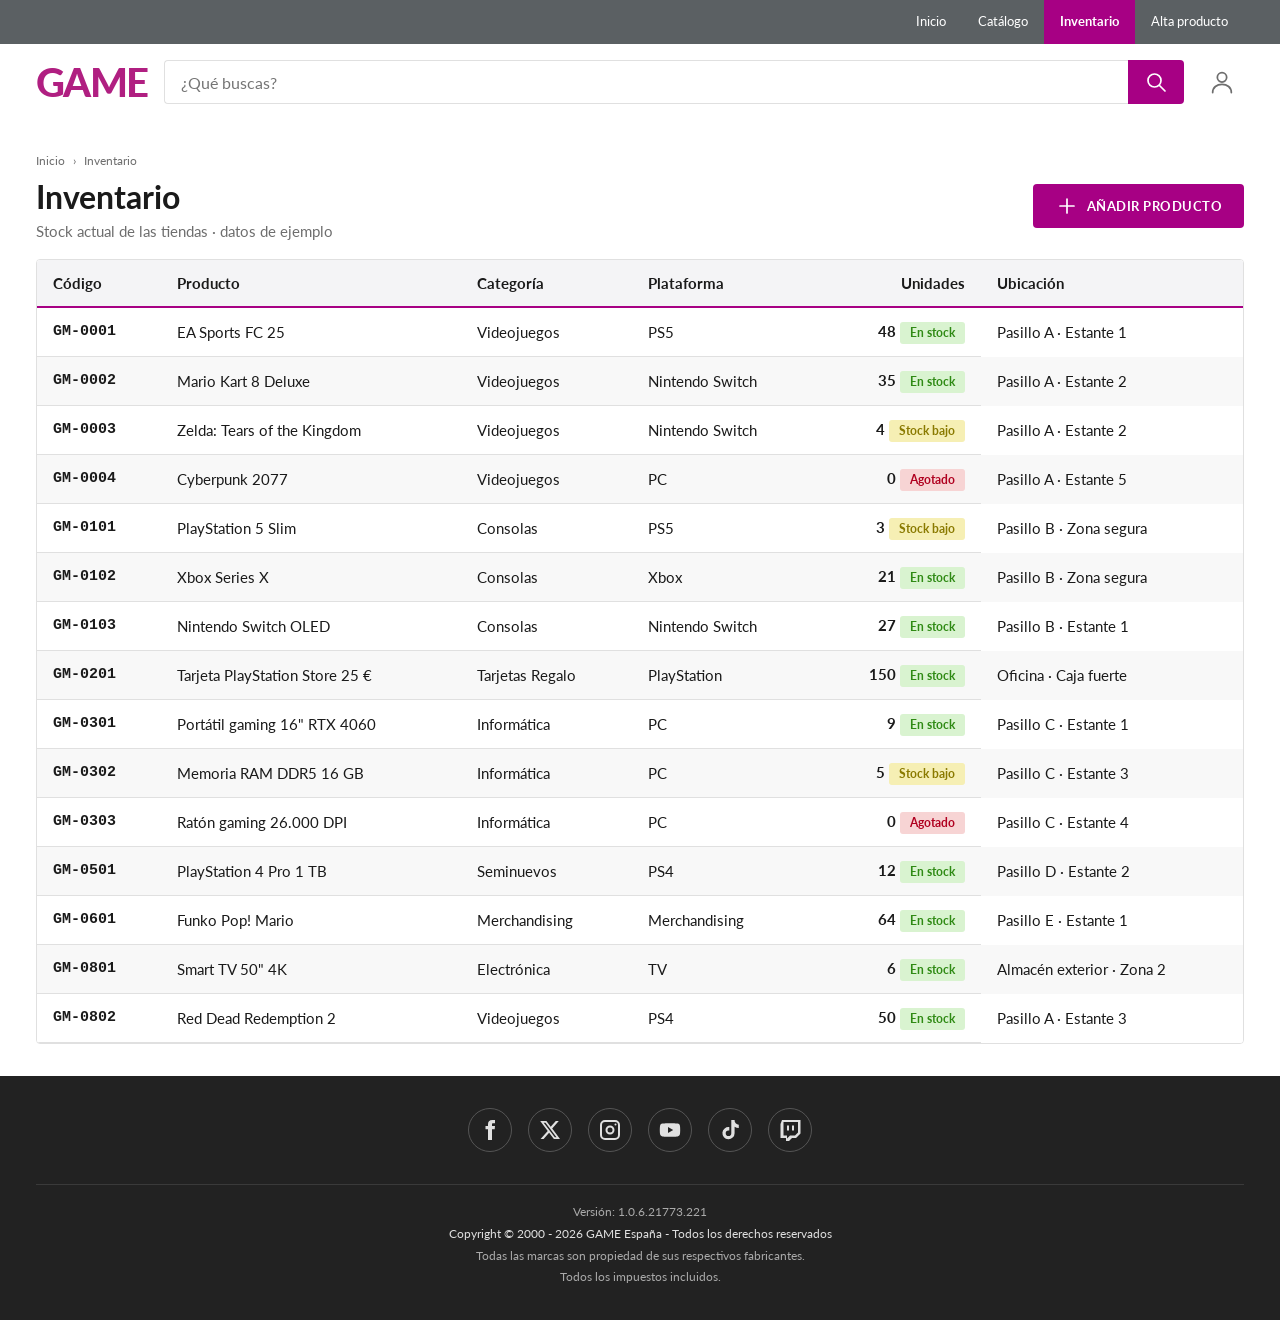
<file: inventario.html>
<!DOCTYPE html>
<html lang="es">
<head>
  <meta charset="UTF-8">
  <meta name="viewport" content="width=device-width, initial-scale=1">
  <meta name="description" content="Tabla de stock del almacén de GAME.">
  <title>Inventario | GAME Almacén</title>
  <link rel="icon" href="img/favicon.svg" type="image/svg+xml">
  <link rel="preconnect" href="https://fonts.googleapis.com">
  <link rel="preconnect" href="https://fonts.gstatic.com" crossorigin>
  <link rel="stylesheet" href="https://fonts.googleapis.com/css2?family=Lato:wght@400;700;900&display=swap">
  <link rel="stylesheet" href="css/estilos.css">
</head>
<body>
  <a class="saltar" href="#contenido">Saltar al contenido</a>
  <nav class="menu-principal" aria-label="Menú principal">
    <ul class="contenedor menu-lista">
      <li><a href="index.html">Inicio</a></li>
      <li><a href="catalogo.html">Catálogo</a></li>
      <li><a href="inventario.html" class="activo" aria-current="page">Inventario</a></li>
      <li><a href="alta.html">Alta producto</a></li>
    </ul>
  </nav>
  <header class="cabecera">
    <div class="contenedor cabecera-fila">
      <a class="logo" href="index.html" aria-label="GAME, ir al inicio">GAME</a>
      <form class="buscador" role="search" action="catalogo.html">
        <label class="solo-lector" for="buscar">Buscar productos</label>
        <input id="buscar" type="search" name="q" placeholder="¿Qué buscas?">
        <button type="submit" aria-label="Buscar"><svg class="icono " viewBox="0 0 24 24" aria-hidden="true" focusable="false"><circle cx="10.5" cy="10.5" r="6.5"/><path d="M15.5 15.5L21 21"/></svg></button>
      </form>
      <div class="cabecera-iconos">
        <a href="alta.html" aria-label="Mi cuenta"><svg class="icono " viewBox="0 0 24 24" aria-hidden="true" focusable="false"><circle cx="12" cy="8" r="4"/><path d="M4 21c0-4.4 3.6-7 8-7s8 2.6 8 7"/></svg></a>
      </div>
    </div>
  </header>
  <main class="principal" id="contenido">
    <div class="contenedor">
      <nav class="migas" aria-label="Migas de pan">
        <ol><li><a href="index.html">Inicio</a></li><li aria-current="page">Inventario</li></ol>
      </nav>
      <div class="cabecera-pagina">
        <div>
          <h1 class="titulo-pagina">Inventario</h1>
          <p class="subtitulo">Stock actual de las tiendas · datos de ejemplo</p>
        </div>
        <a class="boton boton-principal" href="alta.html"><svg class="icono " viewBox="0 0 24 24" aria-hidden="true" focusable="false"><path d="M12 5v14M5 12h14"/></svg> Añadir producto</a>
      </div>
      <div class="tabla-contenedor">
        <table class="tabla-inventario">
          <caption class="solo-lector">Tabla de stock del almacén</caption>
          <thead>
            <tr><th scope="col">Código</th><th scope="col">Producto</th><th scope="col">Categoría</th><th scope="col">Plataforma</th><th scope="col" class="numero">Unidades</th><th scope="col">Ubicación</th></tr>
          </thead>
          <tbody>
          <tr>
            <td data-label="Código" class="codigo">GM-0001</td>
            <td data-label="Producto">EA Sports FC 25</td>
            <td data-label="Categoría">Videojuegos</td>
            <td data-label="Plataforma">PS5</td>
            <td data-label="Unidades" class="numero"><span><strong>48</strong> <span class="etiqueta-stock stock-ok">En stock</span></span></td>
            <td data-label="Ubicación">Pasillo A · Estante 1</td>
          </tr>
          <tr>
            <td data-label="Código" class="codigo">GM-0002</td>
            <td data-label="Producto">Mario Kart 8 Deluxe</td>
            <td data-label="Categoría">Videojuegos</td>
            <td data-label="Plataforma">Nintendo Switch</td>
            <td data-label="Unidades" class="numero"><span><strong>35</strong> <span class="etiqueta-stock stock-ok">En stock</span></span></td>
            <td data-label="Ubicación">Pasillo A · Estante 2</td>
          </tr>
          <tr>
            <td data-label="Código" class="codigo">GM-0003</td>
            <td data-label="Producto">Zelda: Tears of the Kingdom</td>
            <td data-label="Categoría">Videojuegos</td>
            <td data-label="Plataforma">Nintendo Switch</td>
            <td data-label="Unidades" class="numero"><span><strong>4</strong> <span class="etiqueta-stock stock-bajo">Stock bajo</span></span></td>
            <td data-label="Ubicación">Pasillo A · Estante 2</td>
          </tr>
          <tr>
            <td data-label="Código" class="codigo">GM-0004</td>
            <td data-label="Producto">Cyberpunk 2077</td>
            <td data-label="Categoría">Videojuegos</td>
            <td data-label="Plataforma">PC</td>
            <td data-label="Unidades" class="numero"><span><strong>0</strong> <span class="etiqueta-stock stock-agotado">Agotado</span></span></td>
            <td data-label="Ubicación">Pasillo A · Estante 5</td>
          </tr>
          <tr>
            <td data-label="Código" class="codigo">GM-0101</td>
            <td data-label="Producto">PlayStation 5 Slim</td>
            <td data-label="Categoría">Consolas</td>
            <td data-label="Plataforma">PS5</td>
            <td data-label="Unidades" class="numero"><span><strong>3</strong> <span class="etiqueta-stock stock-bajo">Stock bajo</span></span></td>
            <td data-label="Ubicación">Pasillo B · Zona segura</td>
          </tr>
          <tr>
            <td data-label="Código" class="codigo">GM-0102</td>
            <td data-label="Producto">Xbox Series X</td>
            <td data-label="Categoría">Consolas</td>
            <td data-label="Plataforma">Xbox</td>
            <td data-label="Unidades" class="numero"><span><strong>21</strong> <span class="etiqueta-stock stock-ok">En stock</span></span></td>
            <td data-label="Ubicación">Pasillo B · Zona segura</td>
          </tr>
          <tr>
            <td data-label="Código" class="codigo">GM-0103</td>
            <td data-label="Producto">Nintendo Switch OLED</td>
            <td data-label="Categoría">Consolas</td>
            <td data-label="Plataforma">Nintendo Switch</td>
            <td data-label="Unidades" class="numero"><span><strong>27</strong> <span class="etiqueta-stock stock-ok">En stock</span></span></td>
            <td data-label="Ubicación">Pasillo B · Estante 1</td>
          </tr>
          <tr>
            <td data-label="Código" class="codigo">GM-0201</td>
            <td data-label="Producto">Tarjeta PlayStation Store 25 €</td>
            <td data-label="Categoría">Tarjetas Regalo</td>
            <td data-label="Plataforma">PlayStation</td>
            <td data-label="Unidades" class="numero"><span><strong>150</strong> <span class="etiqueta-stock stock-ok">En stock</span></span></td>
            <td data-label="Ubicación">Oficina · Caja fuerte</td>
          </tr>
          <tr>
            <td data-label="Código" class="codigo">GM-0301</td>
            <td data-label="Producto">Portátil gaming 16&quot; RTX 4060</td>
            <td data-label="Categoría">Informática</td>
            <td data-label="Plataforma">PC</td>
            <td data-label="Unidades" class="numero"><span><strong>9</strong> <span class="etiqueta-stock stock-ok">En stock</span></span></td>
            <td data-label="Ubicación">Pasillo C · Estante 1</td>
          </tr>
          <tr>
            <td data-label="Código" class="codigo">GM-0302</td>
            <td data-label="Producto">Memoria RAM DDR5 16 GB</td>
            <td data-label="Categoría">Informática</td>
            <td data-label="Plataforma">PC</td>
            <td data-label="Unidades" class="numero"><span><strong>5</strong> <span class="etiqueta-stock stock-bajo">Stock bajo</span></span></td>
            <td data-label="Ubicación">Pasillo C · Estante 3</td>
          </tr>
          <tr>
            <td data-label="Código" class="codigo">GM-0303</td>
            <td data-label="Producto">Ratón gaming 26.000 DPI</td>
            <td data-label="Categoría">Informática</td>
            <td data-label="Plataforma">PC</td>
            <td data-label="Unidades" class="numero"><span><strong>0</strong> <span class="etiqueta-stock stock-agotado">Agotado</span></span></td>
            <td data-label="Ubicación">Pasillo C · Estante 4</td>
          </tr>
          <tr>
            <td data-label="Código" class="codigo">GM-0501</td>
            <td data-label="Producto">PlayStation 4 Pro 1 TB</td>
            <td data-label="Categoría">Seminuevos</td>
            <td data-label="Plataforma">PS4</td>
            <td data-label="Unidades" class="numero"><span><strong>12</strong> <span class="etiqueta-stock stock-ok">En stock</span></span></td>
            <td data-label="Ubicación">Pasillo D · Estante 2</td>
          </tr>
          <tr>
            <td data-label="Código" class="codigo">GM-0601</td>
            <td data-label="Producto">Funko Pop! Mario</td>
            <td data-label="Categoría">Merchandising</td>
            <td data-label="Plataforma">Merchandising</td>
            <td data-label="Unidades" class="numero"><span><strong>64</strong> <span class="etiqueta-stock stock-ok">En stock</span></span></td>
            <td data-label="Ubicación">Pasillo E · Estante 1</td>
          </tr>
          <tr>
            <td data-label="Código" class="codigo">GM-0801</td>
            <td data-label="Producto">Smart TV 50&quot; 4K</td>
            <td data-label="Categoría">Electrónica</td>
            <td data-label="Plataforma">TV</td>
            <td data-label="Unidades" class="numero"><span><strong>6</strong> <span class="etiqueta-stock stock-ok">En stock</span></span></td>
            <td data-label="Ubicación">Almacén exterior · Zona 2</td>
          </tr>
          <tr>
            <td data-label="Código" class="codigo">GM-0802</td>
            <td data-label="Producto">Red Dead Redemption 2</td>
            <td data-label="Categoría">Videojuegos</td>
            <td data-label="Plataforma">PS4</td>
            <td data-label="Unidades" class="numero"><span><strong>50</strong> <span class="etiqueta-stock stock-ok">En stock</span></span></td>
            <td data-label="Ubicación">Pasillo A · Estante 3</td>
          </tr>
          </tbody>
        </table>
      </div>
    </div>
  </main>
  <footer class="pie">
    <div class="contenedor pie-contenido">
      <ul class="redes" aria-label="Redes sociales">
        <li><a href="#" aria-label="Facebook"><svg class="icono icono-relleno" viewBox="0 0 24 24" aria-hidden="true" focusable="false"><path d="M14 8V6.5c0-.8.2-1.2 1.3-1.2H17V2h-2.6C11.2 2 10 3.8 10 6.2V8H7.5v3.3H10V22h4V11.3h2.7L17 8z"/></svg></a></li>
        <li><a href="#" aria-label="X / Twitter"><svg class="icono icono-relleno" viewBox="0 0 24 24" aria-hidden="true" focusable="false"><path d="M17.8 3h3L14.2 10.6 22 21h-6.1l-4.8-6.3L5.6 21h-3l7.1-8.1L2.2 3h6.2l4.3 5.7zm-1 16.2h1.7L7.5 4.7H5.7z"/></svg></a></li>
        <li><a href="#" aria-label="Instagram"><svg class="icono icono-relleno" viewBox="0 0 24 24" aria-hidden="true" focusable="false"><path d="M7 2h10a5 5 0 0 1 5 5v10a5 5 0 0 1-5 5H7a5 5 0 0 1-5-5V7a5 5 0 0 1 5-5zm0 2a3 3 0 0 0-3 3v10a3 3 0 0 0 3 3h10a3 3 0 0 0 3-3V7a3 3 0 0 0-3-3zm5 3.5a4.5 4.5 0 1 1 0 9 4.5 4.5 0 0 1 0-9zm0 2a2.5 2.5 0 1 0 0 5 2.5 2.5 0 0 0 0-5zM17.5 5.5a1 1 0 1 1 0 2 1 1 0 0 1 0-2z"/></svg></a></li>
        <li><a href="#" aria-label="YouTube"><svg class="icono icono-relleno" viewBox="0 0 24 24" aria-hidden="true" focusable="false"><path d="M22 8.2c-.2-1.5-1-2.4-2.4-2.6C17.8 5.3 12 5.3 12 5.3s-5.8 0-7.6.3C3 5.8 2.2 6.7 2 8.2 1.8 9.7 1.8 12 1.8 12s0 2.3.2 3.8c.2 1.5 1 2.4 2.4 2.6 1.8.3 7.6.3 7.6.3s5.8 0 7.6-.3c1.4-.2 2.2-1.100 2.4-2.6.2-1.500.2-3.800.2-3.800s0-2.300-.2-3.800zM10 15V9l5.200 3z"/></svg></a></li>
        <li><a href="#" aria-label="TikTok"><svg class="icono icono-relleno" viewBox="0 0 24 24" aria-hidden="true" focusable="false"><path d="M16.6 2h-3.3v13.2a2.800 2.800 0 1 1-2.800-2.800c.3 0 .6 0 .8.1V9.1a6.100 6.100 0 1 0 5.300 6.100V8.700a7.300 7.300 0 0 0 4.200 1.300V6.700A4.300 4.300 0 0 1 16.600 2z"/></svg></a></li>
        <li><a href="#" aria-label="Twitch"><svg class="icono icono-relleno" viewBox="0 0 24 24" aria-hidden="true" focusable="false"><path d="M4 2L2.500 6v14H8v3h3l3-3h4l4.500-4.500V2zm16 12.500L17 17.500h-5l-3 3v-3H5.500V4H20zM16 7.500h-2v5h2zm-5 0H9v5h2z"/></svg></a></li>
      </ul>
      <div class="legal">
        <p>Versión: 1.0.6.21773.221</p>
        <p>Copyright © 2000 - 2026 GAME España - Todos los derechos reservados</p>
        <p>Todas las marcas son propiedad de sus respectivos fabricantes.</p>
        <p>Todos los impuestos incluidos.</p>
      </div>
    </div>
  </footer>
</body>
</html>
</file>
<file: css/estilos.css>
/* =====================================================================
    GAME · Gestor de almacén · hoja de estilos única
    Enfoque mobile first: los estilos base son para móvil y los @media
    (min-width) añaden mejoras para pantallas más grandes.
    Índice
    0. Variables  1. Base  2. Layout general  3. Cabecera y menús
    4. Botones y enlaces  5. Tarjetas y etiquetas  6. Catálogo
    7. Inicio  8. Inventario  9. Alta (formulario)  10. Pie
    11. Guía de estilo  12. Animaciones  13. Responsive
   ===================================================================== */

/* ===== 0. Variables ===== */
:root {
  /* Color · marca */
  --color-marca: #A70084;
  --color-marca-hover: #D0009E;
  --color-marca-pulsada: #FE00C9;
  --color-logotipo: #B01F81;
  --color-promo: #D0009E;

  /* Color · texto, fondos y superficies */
  --color-texto: #1A1A1A;
  --color-texto-sec: #6E6E6E;
  --color-fondo: #FFFFFF;
  --color-fondo-nav: #F4F4F6;
  --color-gris-claro: #F8F8F8;
  --color-barra: #5B6063;
  --color-borde: #E0E0E0;
  --color-seminuevo: #F9EA47;
  --color-foco: #1FB6E8;

  /* Color · estados */
  --color-exito: #2F8A14;
  --color-exito-fondo: #D9F3D0;
  --color-aviso: #8A7A00;
  --color-aviso-fondo: #F6EFB4;
  --color-error: #B00020;
  --color-error-fondo: #F7D4D4;

  /* Color · pie */
  --color-pie: #222222;
  --color-pie-texto: #E0E0E0;
  --color-pie-sec: #AAAAAA;

  /* Tipografía */
  --fuente-base: 'Lato', Arial, Helvetica, sans-serif;
  --fs-h1: 1.75rem;
  --fs-h2: 1.375rem;
  --fs-h3: 1.125rem;
  --fs-cuerpo: 0.875rem;
  --fs-pequeno: 0.8125rem;
  --fs-precio: 1.25rem;
  --fs-etiqueta: 0.75rem;
  --fs-mini: 0.6875rem;

  /* Espaciado */
  --espacio-xs: 0.25rem;
  --espacio-s: 0.5rem;
  --espacio-m: 1rem;
  --espacio-l: 2rem;
  --espacio-xl: 3rem;
  --separacion-grid: 0.5rem;

  /* Otros */
  --radio: 0.25rem;
  --sombra: 0 0.125rem 0.625rem rgba(0, 0, 0, 0.08);
  --sombra-fuerte: 0 0.375rem 1.25rem rgba(0, 0, 0, 0.14);
  --transicion: 0.2s ease;
  --ancho-max: 77.5rem;
}

/* ===== 1. Base ===== */
*, *::before, *::after { 
  box-sizing: border-box; 
}

html { 
  scroll-behavior: smooth; 
  -webkit-text-size-adjust: 100%; 
}

body {
  margin: 0;
  font-family: var(--fuente-base);
  font-size: var(--fs-cuerpo);
  line-height: 1.5;
  color: var(--color-texto);
  background: var(--color-fondo);
}

img { 
  display: block; 
  max-width: 100%; 
  height: auto; 
}

a { 
  color: inherit; 
  text-decoration: none; 
}

ul, ol { 
  margin: 0; 
  padding: 0; 
  list-style: none; 
}

h1, h2, h3, p, figure { 
  margin: 0; 
}

h1 { 
  font-size: var(--fs-h1); 
  line-height: 1.2; 
}

h2 { 
  font-size: var(--fs-h2); 
  line-height: 1.25; 
}

h3 { 
  font-size: var(--fs-h3); 
  line-height: 1.3; 
}

button, input, select, textarea { 
  font-family: inherit; 
}

code { 
  font-family: Consolas, 'Courier New', monospace; 
  font-size: 0.85em; 
  background: var(--color-fondo-nav); 
  padding: 0.1rem 0.35rem; 
  border-radius: var(--radio); 
}

:focus-visible { 
  outline: 0.1875rem solid var(--color-foco); 
  outline-offset: 0.125rem; 
}

.contenedor { 
  width: 100%; 
  max-width: var(--ancho-max); 
  margin-inline: auto; 
  padding-inline: var(--espacio-m); 
}

.solo-lector {
  position: absolute; 
  width: 1px; 
  height: 1px;
  margin: -1px; 
  padding: 0;
  overflow: hidden; 
  clip: rect(0 0 0 0); 
  white-space: nowrap; 
  border: 0;
}

.saltar {
  position: absolute; 
  left: var(--espacio-m); 
  top: -4rem; z-index: 20;
  background: var(--color-marca); 
  color: #fff; 
  padding: var(--espacio-s) var(--espacio-m);
  border-radius: var(--radio); 
  transition: top var(--transicion);
}

.saltar:focus { 
  top: var(--espacio-s); 
}

/* ===== 2. Layout general (Grid con grid-template-areas) ===== */
body {
  display: grid;
  grid-template-columns: minmax(0, 1fr);
  grid-template-rows: auto auto auto 1fr auto;
  grid-template-areas:
    "menu"
    "cabecera"
    "categorias"
    "principal"
    "pie";
  min-height: 100vh;
}

.menu-principal { 
  grid-area: menu; 
}

.cabecera { 
  grid-area: cabecera; 
}

.categorias { 
  grid-area: categorias; 
}

.principal { 
  grid-area: principal; 
  padding-block: var(--espacio-l); 
}

.pie { 
  grid-area: pie; 
}

/* ===== 3. Cabecera y menús (Flexbox) ===== */
.menu-principal { 
  background: var(--color-barra); 
}

.menu-lista { 
  display: flex; 
}
.menu-lista li { 
  flex: 1 1 auto; 
}

.menu-lista a {
  display: flex; 
  align-items: center; 
  justify-content: center;
  min-height: 2.75rem; 
  padding: 0 var(--espacio-s);
  color: #fff; 
  font-size: var(--fs-pequeno); 
  text-align: center;
  transition: background var(--transicion);
}

.menu-lista a:hover { 
  background: var(--color-marca-hover); 
}

.menu-lista a.activo { 
  background: var(--color-marca); 
  font-weight: 700; 
}

.cabecera { 
  background: var(--color-fondo); 
}

.cabecera-fila {
  display: flex; 
  flex-wrap: wrap; 
  align-items: center; 
  justify-content: space-between;
  gap: var(--espacio-m); 
  padding-block: var(--espacio-m);
}

.logo {
  font-size: 2.5rem; 
  font-weight: 900; 
  line-height: 1; 
  letter-spacing: -0.1rem;
  color: var(--color-logotipo);
}

.cabecera-iconos { 
  display: flex; 
  gap: var(--espacio-s); 
  color: var(--color-texto-sec); 
}

.cabecera-iconos a {
  position: relative; 
  display: grid;
  place-items: center;
  width: 2.75rem; 
  height: 2.75rem; 
  transition: color var(--transicion);
}

.cabecera-iconos a:hover { 
  color: var(--color-marca); 
}

.cabecera-iconos .icono { 
  width: 1.75rem; 
  height: 1.75rem; 
  stroke-width: 1.5; 
}

.contador-carrito {
  position: absolute; 
  top: 0.1rem; 
  right: 0;
  min-width: 1.1rem; 
  height: 1.1rem; 
  padding: 0 0.25rem;
  display: grid; 
  place-items: center; 
  border-radius: 1rem;
  background: var(--color-marca); 
  color: #fff; font-size: var(--fs-mini); 
  font-weight: 700;
}

.buscador { 
  display: flex; 
  order: 3; 
  flex: 1 1 100%; 
}

.buscador input {
  flex: 1; 
  min-width: 0; 
  min-height: 2.75rem; 
  padding: 0 var(--espacio-m);
  font-size: 1rem; 
  border: 1px solid var(--color-borde); 
  border-right: 0;
  border-radius: var(--radio) 0 0 var(--radio); 
  outline: none;
  transition: border-color var(--transicion), box-shadow var(--transicion);
}

.buscador input:focus { 
  border-color: var(--color-foco); 
  box-shadow: 0 0 0 0.1875rem rgba(31, 182, 232, 0.25); 
}

.buscador button {
  display: grid; 
  place-items: center; 
  width: 3.5rem; 
  min-height: 2.75rem;
  border: 0; 
  border-radius: 0 var(--radio) var(--radio) 0; 
  cursor: pointer;
  background: var(--color-marca); 
  color: #fff; 
  transition: background var(--transicion);
}

.buscador button:hover { 
  background: var(--color-marca-hover); 
}

.buscador button:active { 
  background: var(--color-marca-pulsada); 
}

.icono {
  width: 1.5rem; 
  height: 1.5rem; 
  flex: none;
  fill: none; 
  stroke: currentColor; 
  stroke-width: 1.7; 
  stroke-linecap: round; 
  stroke-linejoin: round;
}

.icono-relleno { 
  fill: currentColor; 
  stroke: none; 
}

.categorias { 
  background: var(--color-fondo-nav); 
  border-block: 1px solid var(--color-borde); 
  box-shadow: var(--sombra); 
}

.categorias-lista { 
  display: grid; 
  grid-template-columns: repeat(auto-fit, minmax(5.5rem, 1fr)); 
}

.categorias-lista a {
  display: flex; 
  flex-direction: column; 
  align-items: center; 
  justify-content: flex-start;
  gap: var(--espacio-xs); 
  min-height: 4.5rem; padding: var(--espacio-s) var(--espacio-xs);
  font-size: var(--fs-etiqueta); 
  text-align: center;
  border-bottom: 0.1875rem solid transparent;
  transition: background var(--transicion), color var(--transicion), border-color var(--transicion);
}
.categorias-lista .icono { 
  color: var(--color-barra); 
  transition: color var(--transicion); 
}

.categorias-lista a:hover { 
  background: var(--color-marca-hover); 
  color: #fff; 
}

.categorias-lista a:hover .icono { 
  color: #fff; 
}

.categorias-lista a.activo { 
  color: var(--color-marca); 
  font-weight: 700; 
  border-bottom-color: var(--color-marca); 
}

.categorias-lista a.activo .icono { 
  color: var(--color-marca); 
}

.categorias-lista a.activo:hover { 
  color: #fff; 
}

.categorias-lista a.activo:hover .icono { 
  color: #fff; 
}

/* ===== 4. Botones y enlaces ===== */
.boton {
  display: inline-flex; 
  align-items: center; 
  justify-content: center; 
  gap: var(--espacio-s);
  min-height: 2.75rem; 
  padding: 0.5rem 1.25rem;
  font-size: var(--fs-pequeno); 
  font-weight: 700; 
  text-transform: uppercase; 
  letter-spacing: 0.03rem;
  border: 0.125rem solid transparent; 
  border-radius: var(--radio); 
  cursor: pointer;
  transition: background var(--transicion), color var(--transicion), border-color var(--transicion), transform var(--transicion);
}

.boton:hover, .boton.simula-hover { 
  transform: translateY(-0.0625rem); 
}

.boton:active { 
  transform: translateY(0); 
}

.boton-principal { 
  background: var(--color-marca); 
  color: #fff; 
}

.boton-principal:hover, .boton-principal.simula-hover { 
  background: var(--color-marca-hover); 
}

.boton-principal:active { 
  background: var(--color-marca-pulsada);
}

.boton-secundario { 
  background: #fff; 
  color: var(--color-marca); 
  border-color: var(--color-marca); 
}

.boton-secundario:hover, .boton-secundario.simula-hover { 
  background: var(--color-marca-hover); 
  border-color: var(--color-marca-hover); 
  color: #fff; 
}

.boton-secundario:active { 
  background: var(--color-marca-pulsada); 
  border-color: var(--color-marca-pulsada); 
  color: #fff; 
}

.boton-peligro { 
  background: var(--color-error); 
  color: #fff; 
}

.boton-peligro:hover, .boton-peligro.simula-hover { 
  background: #8f001a; 
}

.boton-peligro:active { 
  background: #6e0014; 
}
.boton.simula-foco, .boton:focus-visible { 
  outline: 0.1875rem solid var(--color-foco); 
  outline-offset: 0.125rem; 
}

.boton:disabled, .boton.inactivo { 
  background: var(--color-borde); 
  color: var(--color-texto-sec); 
  border-color: var(--color-borde); 
  cursor: not-allowed; 
  transform: none;
}

.enlace-accion {
  display: inline-flex; 
  align-items: center; 
  min-height: 2.5rem;
  font-size: var(--fs-etiqueta); 
  font-weight: 900; 
  text-transform: uppercase; 
  letter-spacing: 0.03rem;
  color: var(--color-marca); 
  transition: color var(--transicion);
}

.enlace-accion:hover { 
  color: var(--color-marca-hover); 
  text-decoration: underline; 
}
.enlace-accion:active { 
  color: var(--color-marca-pulsada); 
  outline: 0.0625rem dashed var(--color-marca-pulsada); 
  outline-offset: 0.25rem; 
}

.enlace-accion.inactivo { 
  color: #b5b5b5; 
  pointer-events: none; 
}


/* ===== 5. Tarjetas y etiquetas ===== */
.tarjeta {
  display: flex; 
  flex-direction: column;
  padding: var(--espacio-s); 
  background: var(--color-fondo);
  border: 1px solid transparent; 
  border-radius: var(--radio);
  transition: box-shadow var(--transicion), transform var(--transicion), border-color var(--transicion);
  animation: aparecer 0.5s ease both;
}

.tarjeta:hover { 
  transform: translateY(-0.25rem); 
  box-shadow: var(--sombra-fuerte); 
  border-color: var(--color-borde); 
}

.tarjeta-imagen { 
  position: relative; 
  margin-bottom: var(--espacio-s); 
  overflow: hidden; 
  border-radius: var(--radio); 
  background: var(--color-fondo-nav); 
}

.tarjeta-imagen img { 
  width: 100%; 
  aspect-ratio: 1 / 1; 
  object-fit: cover; 
}

.tarjeta-cuerpo { 
  display: flex; 
  flex: 1; 
  flex-direction: column; 
  gap: var(--espacio-xs); 
}

.tarjeta-nombre { 
  font-size: var(--fs-cuerpo); 
  font-weight: 700; 
  color: var(--color-marca); 
}

.tarjeta-nombre a:hover { 
  text-decoration: underline; 
}

.tarjeta-plataforma { 
  font-size: var(--fs-pequeno); 
  color: var(--color-texto-sec); 
}

.tarjeta-pie { 
  display: flex; 
  flex-wrap: wrap; 
  align-items: flex-end; 
  justify-content: space-between; 
  gap: var(--espacio-xs); 
  margin-top: auto; 
  padding-top: var(--espacio-s); 
  border-top: 1px solid var(--color-borde);
}

.tarjeta-compra { 
  display: flex; 
  flex-direction: column; 
}

.precio { 
  font-size: var(--fs-precio); 
  font-weight: 900; 
  line-height: 1.1; 
}

.precio sup { 
  font-size: var(--fs-mini); 
  font-weight: 700; 
  top: -0.5em; 
}

.precio-antes { 
  font-size: var(--fs-pequeno); 
  color: var(--color-texto-sec); 
  text-decoration: line-through; 
}

.etiqueta-stock {
  display: inline-block; 
  padding: 0.125rem 0.625rem; 
  border-radius: 0.1875rem;
  font-size: var(--fs-etiqueta); 
  font-weight: 700; 
  white-space: nowrap;
}

.stock-ok { 
  background: var(--color-exito-fondo); 
  color: var(--color-exito); 
}

.stock-bajo { 
  background: var(--color-aviso-fondo); 
  color: var(--color-aviso); 
  animation: parpadeo 1.6s ease-in-out infinite; 
}
.stock-agotado { 
  background: var(--color-error-fondo); 
  color: var(--color-error); 
}

.insignia {
  position: absolute; 
  top: var(--espacio-s); 
  left: var(--espacio-s);
  padding: 0.125rem 0.5rem; 
  border-radius: 0.1875rem;
  font-size: var(--fs-etiqueta); 
  font-weight: 900;
}

.insignia-promo { 
  background: var(--color-promo); 
  color: #fff; 
}

.insignia-seminuevo { 
  background: var(--color-seminuevo); 
  color: var(--color-texto); 
}

/* ===== 6. Catálogo ===== */
.migas ol { display: flex; 
  flex-wrap: wrap; 
  gap: var(--espacio-s); 
  font-size: var(--fs-etiqueta); 
  color: var(--color-texto-sec); 
}

.migas li + li::before { 
  content: "›"; 
  margin-right: var(--espacio-s); 
}

.migas a:hover { 
  color: var(--color-marca); 
  text-decoration: underline; 
}

.titulo-pagina { 
  margin-top: var(--espacio-s); 
  color: var(--color-texto); 
}

.subtitulo { 
  margin-top: var(--espacio-xs); 
  color: var(--color-texto-sec); 
}

.pestanas { 
  display: flex; 
  margin-block: var(--espacio-m); 
  overflow: hidden; 
  border-radius: var(--radio); 
  background: var(--color-fondo-nav); 
}

.pestanas a {
  flex: 1; 
  padding: 0.75rem var(--espacio-s); 
  text-align: center; 
  color: var(--color-texto-sec);
  border-bottom: 0.1875rem solid transparent;
  transition: background var(--transicion), color var(--transicion);
}

.pestanas a:hover { 
  color: var(--color-marca); 
}

.pestanas a.activo { 
  background: var(--color-fondo); 
  color: var(--color-marca); 
  font-weight: 700; 
  border-bottom-color: var(--color-marca); 
}

.filtros { 
  margin-bottom: var(--espacio-m); 
  padding: var(--espacio-m); 
  background: var(--color-gris-claro); 
  border: 1px solid var(--color-borde); 
  border-radius: var(--radio); 
}

.filtros-form { 
  display: flex; 
  flex-wrap: wrap; 
  align-items: flex-end; 
  gap: var(--espacio-m); 
}

.campo-filtro { 
  display: flex; 
  flex: 1 1 9rem; 
  flex-direction: column; 
  gap: var(--espacio-xs); 
  min-width: 0; 
}

.campo-filtro label { 
  font-size: var(--fs-mini); 
  font-weight: 700; 
  text-transform: uppercase; 
  letter-spacing: 0.03rem; 
  color: var(--color-texto-sec); 
}

.select {
  appearance: none; 
  -webkit-appearance: none; 
  width: 100%; 
  min-height: 2.75rem;
  padding: 0 2.25rem 0 0.75rem; 
  font-size: 1rem; 
  color: var(--color-texto); 
  cursor: pointer;
  background: #fff url("data:image/svg+xml,%3Csvg xmlns='http://www.w3.org/2000/svg' width='12' height='8' viewBox='0 0 12 8'%3E%3Cpath d='M1 1l5 5 5-5' fill='none' stroke='%23A70084' stroke-width='2' stroke-linecap='round'/%3E%3C/svg%3E") no-repeat right 0.75rem center;
  border: 1px solid var(--color-borde); 
  border-radius: var(--radio);
  transition: border-color var(--transicion), box-shadow var(--transicion);
}

.select:hover { 
  border-color: var(--color-marca); 
}

.select:focus { 
  outline: none; 
  border-color: var(--color-marca); 
  box-shadow: 0 0 0 0.1875rem rgba(167, 0, 132, 0.2); 
}

.mas-filtros { 
  flex: 1 1 100%; 
}

.mas-filtros summary { 
  list-style: none; 
  width: 100%; 
}

.mas-filtros summary::-webkit-details-marker { 
  display: none; 
}

.mas-filtros-panel { 
  display: grid; 
  gap: var(--espacio-xs); 
  margin-top: var(--espacio-s); 
  padding: var(--espacio-m); 
  background: #fff; 
  border: 1px solid var(--color-borde); 
  border-radius: var(--radio); 
}

.control { 
  display: flex; 
  align-items: center; 
  gap: var(--espacio-s); 
  min-height: 2.25rem; 
  cursor: pointer; 
}

.control input { 
  width: 1.25rem; 
  height: 1.25rem; 
  accent-color: var(--color-marca); 
}

.rejilla-productos {
  display: grid; 
  grid-template-columns: repeat(2, minmax(0, 1fr));
  gap: var(--separacion-grid); 
  padding: var(--espacio-s);
  background: var(--color-fondo-nav); 
  border-radius: 0.375rem;
}

.rejilla-productos .tarjeta:nth-child(2n) { 
  animation-delay: 0.08s; 
}

.rejilla-productos .tarjeta:nth-child(3n) { 
  animation-delay: 0.16s; 
}

.enlace-mas-info { 
  display: inline-flex; 
  align-items: center; 
  gap: var(--espacio-xs); 
  margin-top: var(--espacio-m); 
  font-size: var(--fs-h3); 
  font-weight: 700; 
  color: var(--color-marca); 
  transition: color var(--transicion); 
}

.enlace-mas-info:hover { 
  color: var(--color-marca-hover); 
  text-decoration: underline; 
}

.paginacion { 
  display: flex; 
  flex-direction: column; 
  align-items: center; 
  gap: var(--espacio-s); 
  margin-top: var(--espacio-l); 
}

.paginacion-texto { 
  color: var(--color-texto-sec); 
}

.paginacion-lista { 
  display: flex; 
  flex-wrap: wrap; 
  justify-content: center; 
  gap: 0.375rem; 
}

.pag-item {
  display: grid; 
  place-items: center; 
  min-width: 2.5rem; 
  height: 2.5rem; 
  padding: 0 var(--espacio-s);
  background: #fff; 
  color: var(--color-texto); 
  font-size: 1rem; font-weight: 700;
  border: 1px solid var(--color-borde); 
  border-radius: var(--radio);
  transition: background var(--transicion), color var(--transicion), border-color var(--transicion);
}

a.pag-item:hover { 
  border-color: var(--color-marca); 
  color: var(--color-marca); 
}

.pag-item.activo { 
  background: var(--color-marca); 
  border-color: var(--color-marca); 
  color: #fff; 
}

.pag-item.desactivado { 
  background: var(--color-gris-claro); 
  color: #b5b5b5; 
  cursor: not-allowed; 
}

.pag-puntos { 
  border-color: transparent; 
  background: transparent; 
}

/* ===== 7. Inicio ===== */
.panel-inicio {
  display: grid; 
  gap: var(--espacio-l);
  grid-template-columns: minmax(0, 1fr);
  grid-template-areas: "banner" "resumen" "destacados" "ofertas";
}

.banner { 
  grid-area: banner; 
  display: grid; 
  min-height: 17rem; 
  overflow: hidden; 
  border-radius: 0.375rem; 
  background: var(--color-marca); 
}

.banner > * { 
  grid-area: 1 / 1; 
}

.banner img { 
  width: 100%; 
  height: 100%; 
  object-fit: cover; 
}

.banner-texto { 
  display: flex; 
  flex-direction: column; 
  align-items: flex-start; 
  justify-content: center; 
  gap: var(--espacio-m); 
  max-width: 34rem; 
  padding: var(--espacio-l) var(--espacio-m); 
  color: #fff; 
}

.banner-texto .boton-secundario { 
  border-color: #fff; 
}

.banner-aviso { 
  padding: 0.125rem 0.625rem; 
  border-radius: 0.1875rem; 
  background: var(--color-seminuevo); 
  color: var(--color-texto); font-size: var(--fs-etiqueta); 
  font-weight: 900; 
}

.banner-texto p { 
  font-size: 1rem; 
}

.resumen { 
  grid-area: resumen; 
  display: grid; 
  grid-template-columns: repeat(2, minmax(0, 1fr)); 
  gap: var(--espacio-m); 
}

.dato { 
  padding: var(--espacio-m); 
  background: var(--color-fondo-nav); 
  border: 1px solid var(--color-borde); 
  border-left: 0.3125rem solid var(--color-marca); 
  border-radius: var(--radio); 
}

.dato-numero { 
  font-size: 1.75rem; 
  font-weight: 900; 
  line-height: 1.1; 
}

.dato-aviso { 
  border-left-color: var(--color-aviso); 
}

.dato-aviso .dato-numero { 
  color: var(--color-aviso); 
}

.dato-error { 
  border-left-color: var(--color-error); 
}

.dato-error .dato-numero { 
  color: var(--color-error); 
}

.destacados { 
  grid-area: destacados; 
  min-width: 0; 
}

.ofertas { 
  grid-area: ofertas; 
  min-width: 0; 
}

.titulo-seccion { 
  display: flex; 
  flex-wrap: wrap; 
  align-items: baseline; 
  justify-content: space-between; 
  gap: var(--espacio-s); 
  margin-bottom: var(--espacio-m); 
}

.titulo-seccion a { 
  font-size: var(--fs-pequeno); 
  font-weight: 700; 
  color: var(--color-marca); 
}

.titulo-seccion a:hover { 
  text-decoration: underline; 
}

.rejilla-destacados { 
  display: grid; 
  grid-template-columns: repeat(2, minmax(0, 1fr)); 
  gap: var(--separacion-grid); padding: var(--espacio-s); 
  background: var(--color-fondo-nav); 
  border-radius: 0.375rem; 
}

.lista-ofertas { 
  display: grid; 
  gap: var(--espacio-s); 
}

.oferta {
  display: flex; 
  align-items: center; 
  gap: var(--espacio-m); 
  padding: var(--espacio-s);
  background: var(--color-fondo); 
  border: 1px solid var(--color-borde); 
  border-radius: var(--radio);
  transition: box-shadow var(--transicion), border-color var(--transicion);
}

.oferta:hover { 
  box-shadow: var(--sombra-fuerte); 
  border-color: var(--color-marca); 
}

.oferta img { 
  flex: none; 
  width: 4.5rem; 
  height: 4.5rem; 
  object-fit: cover; 
  border-radius: var(--radio); 
}

.oferta-texto { 
  display: flex; 
  flex: 1; 
  flex-direction: column; 
  gap: 0.125rem; 
  min-width: 0; 
}

.oferta-nombre { 
  font-weight: 700; 
  color: var(--color-marca); 
}

.oferta-precios { 
  display: flex; 
  flex-wrap: wrap; 
  align-items: baseline; 
  gap: var(--espacio-s); 
}

.etiqueta-promo { 
  flex: none; 
  padding: 0.125rem 0.5rem; 
  border-radius: 0.1875rem; 
  background: var(--color-promo); 
  color: #fff; 
  font-size: var(--fs-etiqueta); 
  font-weight: 900; 
}

/* ===== 8. Inventario ===== */
.cabecera-pagina { 
  display: flex; 
  flex-wrap: wrap; 
  align-items: center; 
  justify-content: space-between; 
  gap: var(--espacio-m); 
  margin-bottom: var(--espacio-m); 
}

.tabla-contenedor { 
  background: var(--color-fondo); 
}

.tabla-inventario { 
  display: block; 
  width: 100%; 
  border-collapse: collapse; 
}

.tabla-inventario thead { 
  position: absolute; 
  width: 1px; 
  height: 1px; 
  overflow: hidden; 
  clip: rect(0 0 0 0); 
}

.tabla-inventario tbody { 
  display: block; 
}

.tabla-inventario tr { 
  display: block; 
  margin-bottom: var(--espacio-m); 
  background: var(--color-fondo); 
  border: 1px solid var(--color-borde); 
  border-left: 0.3125rem solid var(--color-marca); 
  border-radius: var(--radio); 
  transition: box-shadow var(--transicion); 
}

.tabla-inventario tr:hover { 
  box-shadow: var(--sombra-fuerte); 
}

.tabla-inventario td { 
  display: flex; 
  align-items: center; 
  justify-content: space-between; 
  gap: var(--espacio-m); 
  padding: 0.5rem var(--espacio-m); 
  text-align: right; 
  border-bottom: 1px solid var(--color-fondo-nav); 
  overflow-wrap: anywhere; 
}

.tabla-inventario td:last-child { 
  border-bottom: 0; 
}

.tabla-inventario td::before { 
  content: attr(data-label); 
  flex: none; 
  font-weight: 700; 
  text-align: left; 
  color: var(--color-texto-sec); 
}

.tabla-inventario .codigo { 
  font-weight: 700; 
  font-family: Consolas, 'Courier New', monospace; 
}

/* ===== 9. Alta (formulario) ===== */
.formulario { 
  display: grid; 
  gap: var(--espacio-l); 
  max-width: 48rem; 
}

.grupo { 
  display: grid; 
  grid-template-columns: minmax(0, 1fr); 
  gap: var(--espacio-m); 
  margin: 0; 
  padding: var(--espacio-m); 
  border: 1px solid var(--color-borde); 
  border-radius: var(--radio); 
  background: var(--color-gris-claro); 
}

.grupo legend { 
  padding: 0 var(--espacio-s); 
  font-size: var(--fs-h3); 
  font-weight: 700; 
  color: var(--color-marca);
}

.campo { 
  display: flex; 
  flex-direction: column; 
  gap: var(--espacio-xs); 
  min-width: 0; 
}

.campo label, .campo .etiqueta-campo { 
  font-weight: 700; 
}

.requerido::after { 
  content: " *"; 
  color: var(--color-error); 
}

.ayuda { 
  font-size: var(--fs-etiqueta); 
  color: var(--color-texto-sec); 
}

.entrada {
  width: 100%; 
  min-height: 2.75rem; 
  padding: 0.5rem 0.75rem; 
  font-size: 0.8rem;
  color: var(--color-texto); 
  background: #fff; 
  border: 1px solid #bdbdbd; 
  border-radius: var(--radio);
  transition: border-color var(--transicion), box-shadow var(--transicion);
}

.entrada:hover { 
  border-color: var(--color-marca); 
}

.entrada:focus { 
  outline: 0.125rem solid transparent; 
  border-color: var(--color-marca); 
  box-shadow: 0 0 0 0.25rem rgba(167, 0, 132, 0.25); 
}

.entrada::file-selector-button { 
  margin-right: var(--espacio-m); 
  padding: 0.4rem 0.9rem; 
  font-weight: 700; 
  color: var(--color-marca); 
  background: #fff; 
  border: 0.125rem solid var(--color-marca); 
  border-radius: var(--radio); cursor: pointer; 
}

.opciones { 
  display: flex; 
  flex-wrap: wrap; 
  gap: var(--espacio-s) var(--espacio-l); 
}

.acciones { 
  display: flex; 
  flex-wrap: wrap; 
  gap: var(--espacio-m); 
}

.acciones .boton {
  flex: 1 1 10rem; 
}

/* ===== 10. Pie de página (Flexbox) ===== */
.pie { 
  padding-block: var(--espacio-l); 
  background: var(--color-pie); 
  color: var(--color-pie-sec); 
}

.pie-contenido { 
  display: flex; 
  flex-direction: column; 
  align-items: center; 
  gap: var(--espacio-l); 
}

.redes { 
  display: flex; 
  flex-wrap: wrap; 
  justify-content: center; 
  gap: var(--espacio-m); 
}

.redes a {
  display: grid; 
  place-items: center;
  width: 2.75rem; 
  height: 2.75rem;
  color: var(--color-pie-texto); 
  border: 1px solid #555; 
  border-radius: 50%;
  transition: background var(--transicion), border-color var(--transicion), transform var(--transicion);
}

.redes a:hover { 
  background: var(--color-marca); 
  border-color: var(--color-marca);
  color: #fff; 
  transform: translateY(-0.125rem); 
}

.legal { 
  width: 100%; 
  padding-top: var(--espacio-m); 
  border-top: 1px solid #3a3a3a; 
  font-size: var(--fs-etiqueta); 
  line-height: 1.8; 
  text-align: center; 
}

.legal p:nth-child(2) { 
  color: var(--color-pie-texto); 
}

/* ===== 11. Guía de estilo ===== */
.guia-seccion { 
  margin-top: var(--espacio-xl); 
}

.guia-seccion > h2 { 
  padding-bottom: var(--espacio-s); 
  margin-bottom: var(--espacio-m); 
  border-bottom: 1px solid var(--color-texto); 
}

.guia-seccion > p { 
  max-width: 50rem; 
  margin-bottom: var(--espacio-m); 
}

.guia-subtitulo {
  margin: var(--espacio-m) 0 var(--espacio-s); 
  color: var(--color-texto-sec); 
  font-size: var(--fs-cuerpo); 
  text-transform: none; 
}

.guia-rejilla { 
  display: grid; 
  grid-template-columns: repeat(auto-fill, minmax(10.5rem, 1fr)); 
  gap: var(--espacio-m); 
}

.muestra { 
  display: flex; 
  flex-direction: column; 
  overflow: hidden; 
  background: #fff; 
  border: 1px solid var(--color-borde); 
  border-radius: var(--radio); 
}

.muestra-bloque { 
  height: 4.5rem; 
  border-bottom: 1px solid var(--color-borde); 
}

.muestra-datos { 
  display: flex; 
  flex-direction: column; 
  gap: 0.125rem; 
  padding: var(--espacio-s); 
  font-size: var(--fs-etiqueta); 
}

.muestra-datos strong { 
  font-size: var(--fs-pequeno); 
}

.bg-marca { 
  background: var(--color-marca); 
} 

.bg-marca-hover { 
  background: var(--color-marca-hover); 
}

.bg-marca-pulsada { 
  background: var(--color-marca-pulsada); 
} 
.bg-logotipo { 
  background: var(--color-logotipo); 
}

.bg-texto { 
  background: var(--color-texto); 
} 

.bg-texto-sec { 
  background: var(--color-texto-sec); 
}

.bg-fondo { 
  background: var(--color-fondo); 
} 

.bg-fondo-nav { 
  background: var(--color-fondo-nav); 
}

.bg-barra { 
  background: var(--color-barra); 
} 

.bg-borde { 
  background: var(--color-borde); 
}

.bg-seminuevo { 
  background: var(--color-seminuevo); 
} 

.bg-promo { 
  background: var(--color-promo); 
}

.bg-exito { 
  background: var(--color-exito); 
} 

.bg-aviso { 
  background: var(--color-aviso); 
}

.bg-error { 
  background: var(--color-error); 
} 

.bg-pie { 
  background: var(--color-pie); 
}

.bg-foco { 
  background: var(--color-foco); 
}

.guia-tabla-contenedor { 
  overflow-wrap: anywhere; 
}

.guia-tabla { 
  width: 100%; 
  border-collapse: collapse; 
}

.guia-tabla th, .guia-tabla td { 
  padding: 0.5rem var(--espacio-s); 
  text-align: left; 
  vertical-align: middle; 
  border-bottom: 1px solid var(--color-borde); 
  overflow-wrap: anywhere; 
}
.guia-tabla th { 
  background: var(--color-fondo-nav); 
  border-bottom: 0.125rem solid var(--color-marca); 
}

.texto-h1 { 
  font-size: var(--fs-h1); 
  font-weight: 700; 
  line-height: 1.2; 
}

.texto-h2 { 
  font-size: var(--fs-h2); 
  font-weight: 700; 
  line-height: 1.25; 
}

.texto-h3 { 
  font-size: var(--fs-h3); 
  font-weight: 700; 
  line-height: 1.3; 
}

.texto-cuerpo { 
  font-size: var(--fs-cuerpo); 
}

.texto-pequeno { 
  font-size: var(--fs-pequeno); 
}

.texto-etiqueta { 
  font-size: var(--fs-etiqueta); 
}

.guia-botones { 
  display: flex; 
  flex-wrap: wrap; 
  gap: var(--espacio-m); 
  align-items: center; 
  margin-bottom: var(--espacio-m); 
}

.guia-icono { 
  color: var(--color-marca); 
}

.muestra-espacio { 
  height: 1rem; 
  background: var(--color-marca); 
  border-radius: 0.125rem; 
}

.esp-xs { 
  width: var(--espacio-xs); 
} 

.esp-s { 
  width: var(--espacio-s); 
} 

.esp-m { 
  width: var(--espacio-m); 
}

.esp-l { 
  width: var(--espacio-l); 
} 
.esp-xl { 
  width: var(--espacio-xl); 
}

.guia-componentes { 
  display: grid; 
  grid-template-columns: minmax(0, 1fr); 
  gap: var(--espacio-l); 
  align-items: start; 
}

.guia-tarjeta-muestra { 
  max-width: 14rem; 
}

.maqueta { 
  display: grid; 
  gap: 0.25rem; 
  margin-bottom: var(--espacio-m); 
  padding: var(--espacio-s); 
  background: var(--color-gris-claro); 
  border: 1px solid var(--color-borde); 
  border-radius: var(--radio); 
}

.maqueta > div { 
  padding: var(--espacio-s); 
  text-align: center; 
  font-size: var(--fs-etiqueta); 
  background: #f3dcee; 
  border: 1px dashed var(--color-marca); 
  border-radius: 0.125rem; 
}

.maqueta-general { 
  grid-template-columns: minmax(0, 1fr); 
  grid-template-areas: "menu" "cabecera" "categorias" "principal" "pie"; 
}

.maqueta-general .area-principal { 
  min-height: 6rem; 
  display: grid; 
  place-items: center; 
}

.maqueta-inicio-movil { 
  grid-template-columns: minmax(0, 1fr); 
  grid-template-areas: "banner" "resumen" "destacados" "ofertas"; 
  max-width: 16rem; 
}

.maqueta-inicio-escritorio { 
  grid-template-columns: 2fr 1fr; 
  grid-template-areas: "banner banner" "resumen resumen" "destacados ofertas"; 
}

.area-menu { 
  grid-area: menu; 
} 

.area-cabecera { 
    grid-area: cabecera; 
} 

.area-categorias { 
  grid-area: categorias; 
}

.area-principal { 
  grid-area: principal; 
} 

.area-pie {
  grid-area: pie; 
}

.area-banner { 
  grid-area: banner; 
} 

.area-resumen { 
  grid-area: resumen; 
}

.area-destacados { 
  grid-area: destacados; min-height: 5rem; 
} 

.area-ofertas { 
  grid-area: ofertas; 
}

/* ===== 12. Animaciones ===== */
@keyframes aparecer {
  from { opacity: 0; transform: translateY(1rem); }
  to { opacity: 1; transform: translateY(0); }
}

@keyframes parpadeo {
  0%, 100% { opacity: 1; }
  50% { opacity: 0.45; }
}

/* ===== 13. Responsive (mobile first) ===== */
/* Punto de corte 1 · móvil grande / tablet pequeña · 600px */
@media (min-width: 37.5rem) {
  .rejilla-productos { 
    grid-template-columns: repeat(3, minmax(0, 1fr)); 
    gap: var(--espacio-m); 
    padding: var(--espacio-m); 
  }
  
  .rejilla-destacados { 
    grid-template-columns: repeat(3, minmax(0, 1fr)); 
    gap: var(--espacio-m); 
    padding: var(--espacio-m); 
  }

  .resumen { 
    grid-template-columns: repeat(4, minmax(0, 1fr)); 
  }

  .pag-item { 
    min-width: 2.75rem; 
    height: 2.75rem; 
  }

  .banner-texto { 
    padding-inline: var(--espacio-l); 
  }
}

/* Punto de corte 2 · tablet · 768px */
@media (min-width: 48rem) {
  :root { 
    --fs-h1: 2rem; 
    --fs-h2: 1.5rem; 
    --fs-cuerpo: 0.9375rem; 
  }

  .menu-lista { 
    justify-content: flex-end; 
  }

  .menu-lista li { 
    flex: 0 0 auto; 
  }

  .menu-lista a { 
    padding: 0 var(--espacio-m); 
  }

  .buscador { 
    order: 0; flex: 1 1 auto; 
  }

  .campo-orden { 
    margin-left: auto; 
    flex: 0 1 14rem; 
  }

  .mas-filtros { 
    position: relative; 
    flex: 0 0 auto;
  }

  .mas-filtros summary { 
    width: auto; 
  }

  .mas-filtros-panel { 
    position: absolute; 
    top: 100%; 
    left: 0; 
    z-index: 5; 
    min-width: 15rem; 
    box-shadow: var(--sombra-fuerte); 
  }

  /* La tabla recupera su forma habitual */
  .tabla-contenedor { 
    border: 1px solid var(--color-borde); 
    border-radius: var(--radio); 
    overflow: hidden; 
  }

  .tabla-inventario { 
    display: table; 
  }
  
  .tabla-inventario thead { 
    position: static; 
    width: auto; 
    height: auto; 
    overflow: visible; 
    clip: auto; 
    display: table-header-group; 
  }

  .tabla-inventario tbody { 
    display: table-row-group; 
  }

  .tabla-inventario tr { 
    display: table-row; 
    margin: 0; 
    border: 0; 
    border-radius: 0; 
  }

  .tabla-inventario tbody tr:nth-child(even) { 
    background: var(--color-gris-claro); 
  }

  .tabla-inventario tbody tr:hover { 
    background: #f8e8f4; 
    box-shadow: none; 
  }
  .tabla-inventario th { 
    padding: 0.75rem var(--espacio-m); 
    text-align: left; 
    background: var(--color-fondo-nav); 
    border-bottom: 0.125rem solid var(--color-marca); 
  }

  .tabla-inventario td { 
    display: table-cell; 
    padding: 0.75rem var(--espacio-m); 
    text-align: left; 
    border-bottom: 1px solid var(--color-borde); 
  }

  .tabla-inventario td::before { 
    display: none; 
  }

  .tabla-inventario .numero { 
    text-align: right;
  }

  /* Formulario a dos columnas */
  .grupo { 
    grid-template-columns: repeat(2, minmax(0, 1fr)); 
  }

  .campo-ancho { 
    grid-column: 1 / -1; 
  }

  .guia-componentes { 
    grid-template-columns: repeat(2, minmax(0, 1fr)); 
  }

  .pie-contenido { 
    gap: var(--espacio-l); 
  }
}

/* Punto de corte 3 · portátil · 992px */
@media (min-width: 62rem) {
  .rejilla-productos { 
    grid-template-columns: repeat(4, minmax(0, 1fr)); 
  }
  .panel-inicio {
    grid-template-columns: minmax(0, 2fr) minmax(0, 1fr);
    grid-template-areas:
      "banner banner"
      "resumen resumen"
      "destacados ofertas";
  }
  .banner { 
    min-height: 20rem; 
  }
  .maqueta-general { 
    grid-template-columns: minmax(0, 1fr); 
  }
}

/* Punto de corte 4 · escritorio · 1200px */
@media (min-width: 75rem) {
  .rejilla-productos { 
    grid-template-columns: repeat(5, minmax(0, 1fr)); 
  }
}

/* Accesibilidad · usuarios que prefieren menos movimiento */
@media (prefers-reduced-motion: reduce) {
  *, *::before, *::after { 
    animation: none !important; 
    transition: none !important; 
    scroll-behavior: auto !important; 
  }
}
</file>
